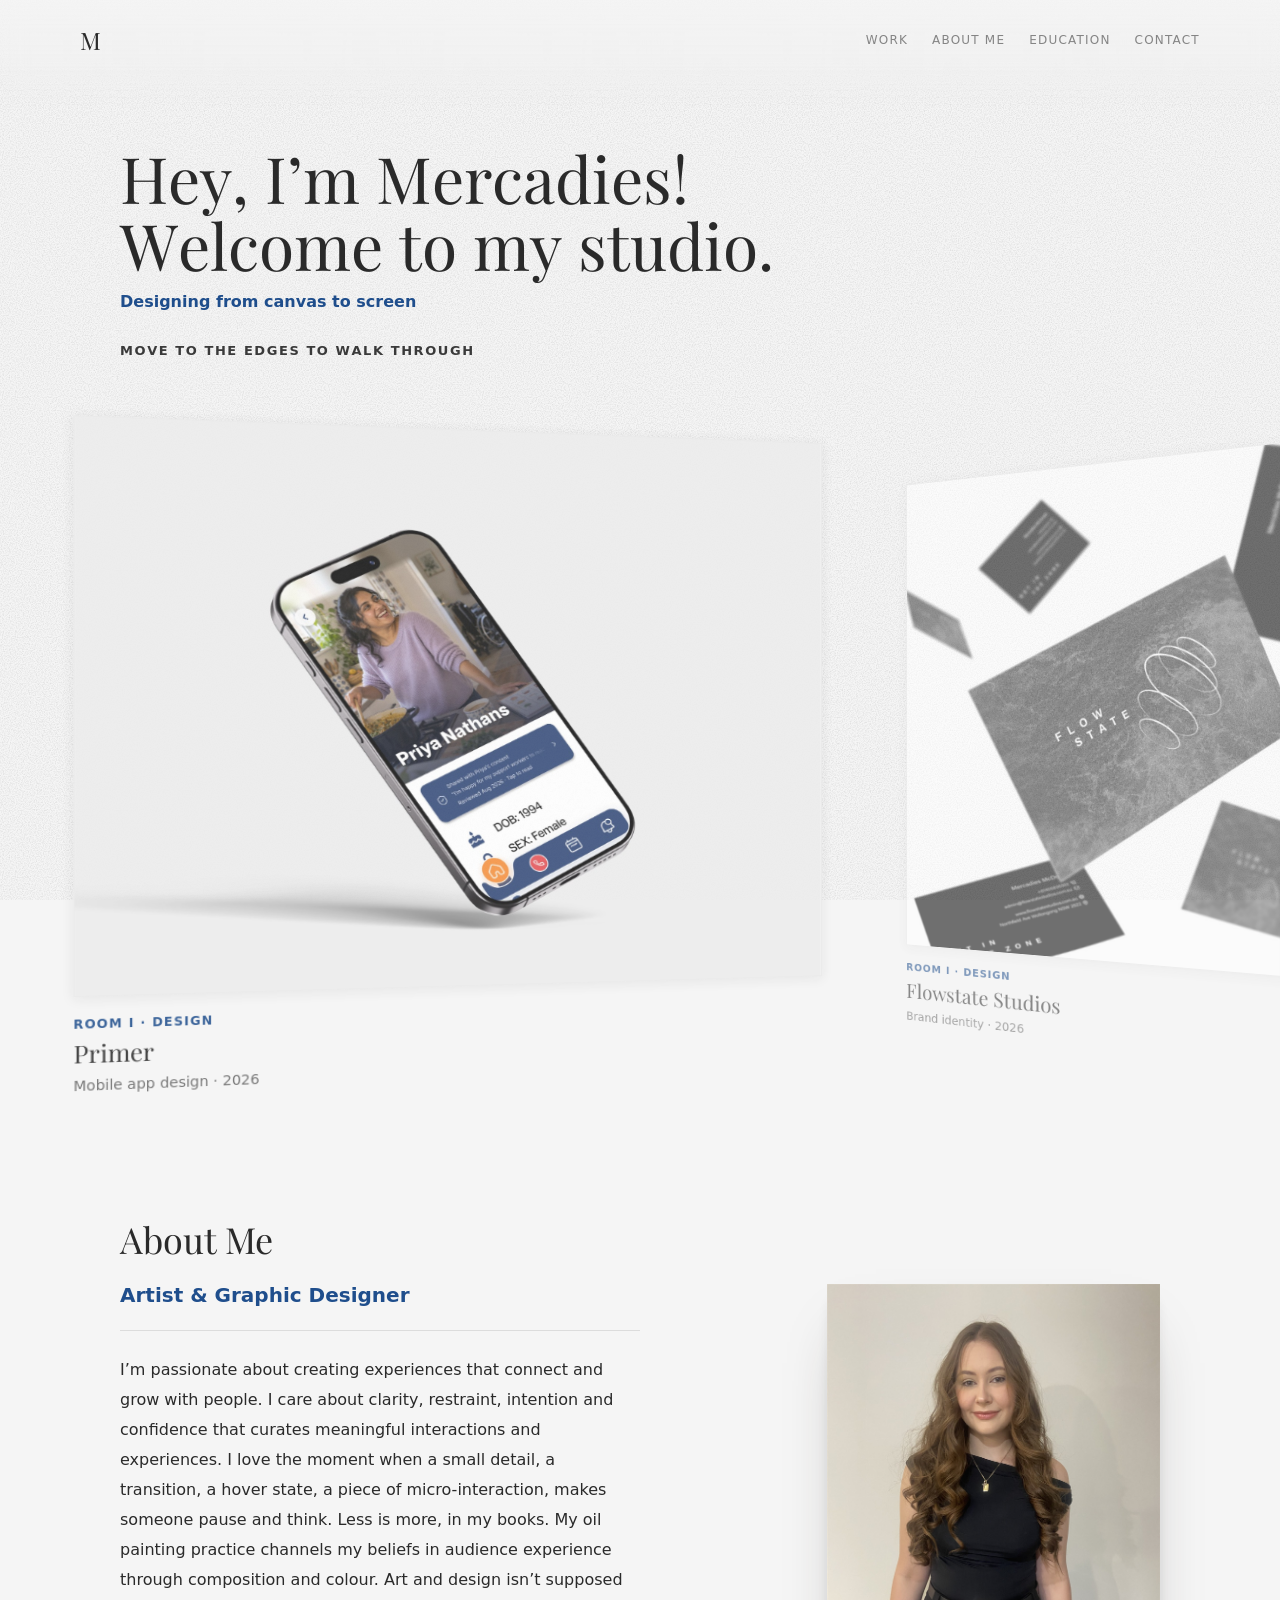
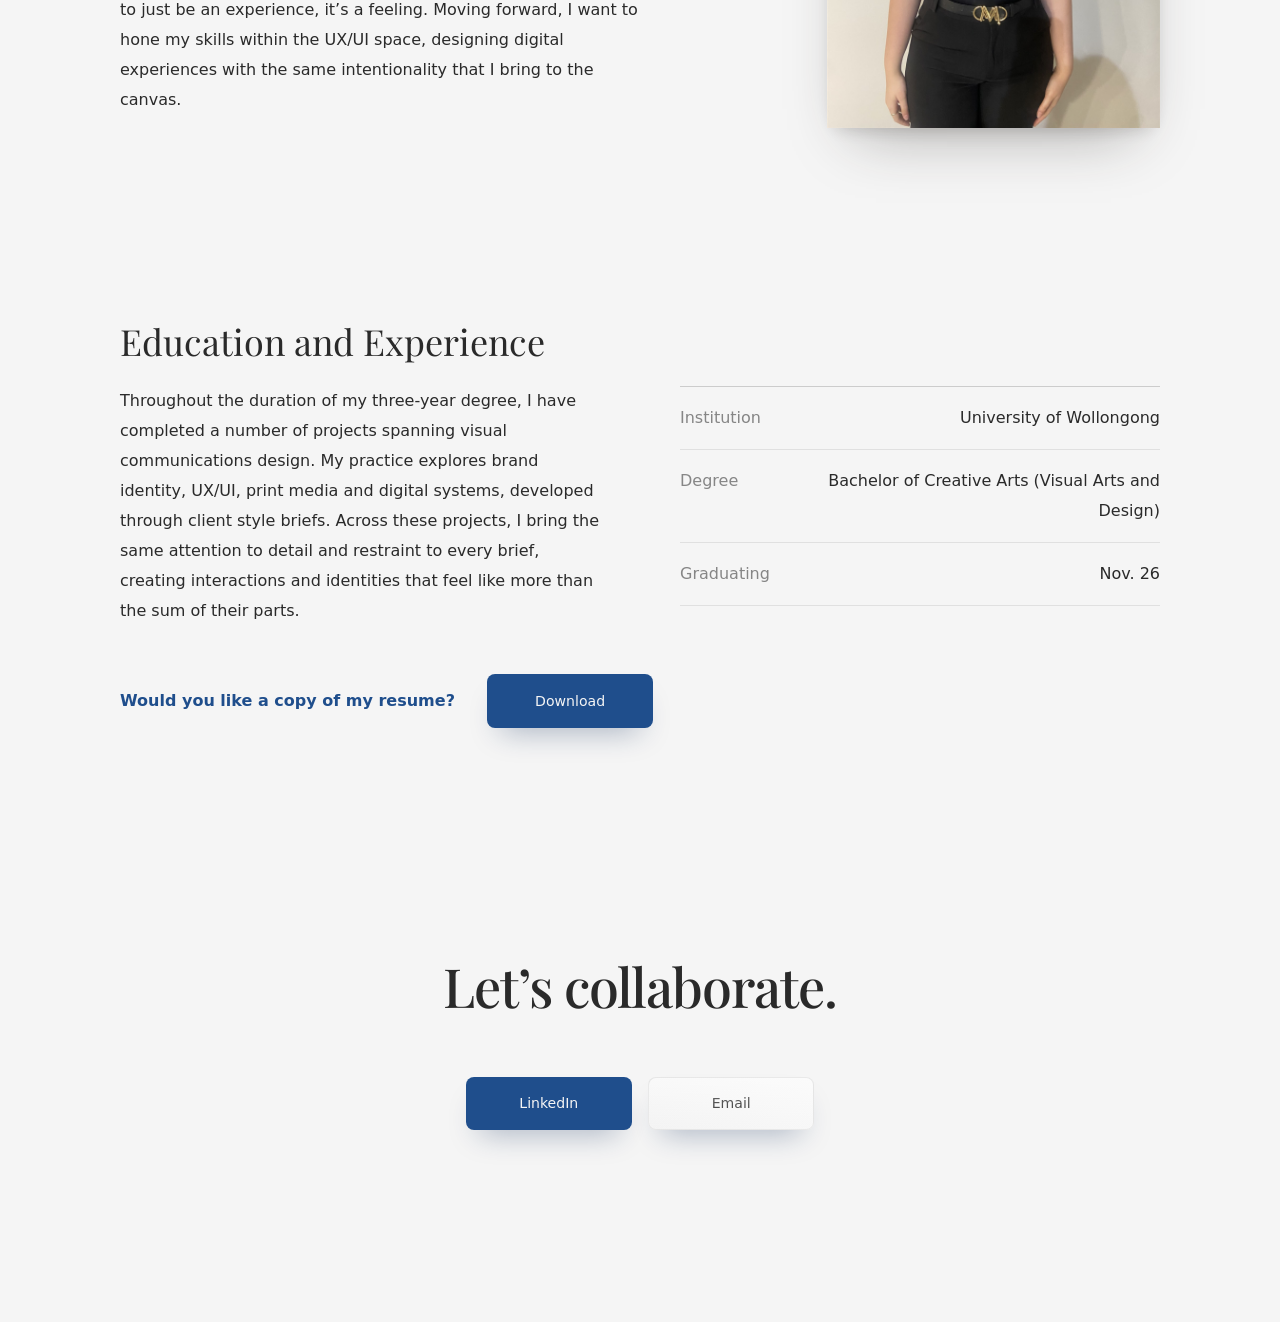
<file: index.html>
<!DOCTYPE html>
<html lang="en">
<head>
  <meta charset="UTF-8">
  <meta name="viewport" content="width=device-width, initial-scale=1">
  <title>Mercadies Portfolio</title>
  <meta name="description" content="Creative portfolio of Mercadies — artist and visual communications designer.">
  <link rel="stylesheet" href="styles.css">
  <script>document.documentElement.classList.add('js');</script>
  <style>
    .studio__nav {
      position: sticky; top: 0; z-index: 20; isolation: isolate;
      display: flex; align-items: center; justify-content: space-between; gap: var(--space-300);
      padding: var(--space-300) var(--gutter);
    }
    .studio__nav::before {
      content: ""; position: absolute; inset: 0 0 -28px 0; z-index: -1; pointer-events: none;
      background: linear-gradient(to bottom, rgba(245, 245, 245, 0.75), rgba(245, 245, 245, 0));
      backdrop-filter: blur(12px); -webkit-backdrop-filter: blur(12px);
      -webkit-mask-image: linear-gradient(to bottom, #000 55%, transparent);
      mask-image: linear-gradient(to bottom, #000 55%, transparent);
    }
    .studio__brand { font-family: var(--font-hero); font-size: 24px; color: var(--ink); }
    .studio__links { display: flex; flex-wrap: wrap; gap: var(--space-300); justify-content: flex-end; }
    .studio__links a {
      font-size: 12px; letter-spacing: 0.1em; text-transform: uppercase;
      color: rgba(42, 42, 42, 0.55); padding: 6px 0;
      border-bottom: 1px solid transparent;
      transition: color 0.4s ease-out, border-color 0.4s ease-out;
    }
    .studio__links a:hover, .studio__links a:focus-visible { color: var(--ink); border-bottom-color: var(--accent); outline: none; }

    .studio__intro {
      padding: var(--space-700) max(var(--gutter), calc((100% - 1040px) / 2)) var(--space-400);
      font-family: var(--font-hero); font-size: clamp(40px, 5vw, 64px); line-height: 1.05;
    }
    .studio__intro small {
      display: block; margin-top: var(--space-200);
      font-family: var(--font-display); font-size: 16px; font-weight: 600; color: var(--accent);
    }

    .walk {
      position: relative; display: flex; align-items: flex-end; gap: var(--space-700);
      overflow-x: auto; scroll-snap-type: x mandatory; scroll-behavior: smooth;
      padding: var(--space-300) var(--gutter) var(--space-400);
      scrollbar-width: none; overscroll-behavior-x: contain;
    }
    .walk::-webkit-scrollbar { display: none; }
    .walk:focus-visible { outline: 2px solid var(--accent); outline-offset: 4px; }

    .grain { z-index: 0; }
    .studio { position: relative; z-index: 1; }
    .piece { flex: 0 0 min(60vw, 760px); scroll-snap-align: center; margin: 0; }
    .piece__stage { height: clamp(520px, 66vh, 640px); display: flex; flex-direction: column; justify-content: flex-end; align-items: center; }
    .piece__stage--wall { justify-content: center; }
    .diptych { display: grid; grid-template-columns: 1fr 1fr; gap: var(--space-300); width: 100%; }
    .diptych .work { aspect-ratio: 3 / 2; }

    .work {
      position: relative; width: 100%; aspect-ratio: 4 / 3; overflow: hidden;
      background: var(--surface-light); border: 1px solid rgba(42, 42, 42, 0.08);
      box-shadow: var(--shadow-card);
      transition: transform 0.7s var(--ease-expo), box-shadow 0.7s ease-out;
    }
    .work img { position: absolute; inset: 0; width: 100%; height: 100%; object-fit: cover; }
    .work--type { display: flex; align-items: center; justify-content: center; background: var(--surface); }
    .work--type span { font-family: var(--font-hero); font-size: 96px; line-height: 1; }
    .work--empty {
      display: flex; align-items: center; justify-content: center;
      background: transparent; border: 1px dashed rgba(42, 42, 42, 0.25);
      font-size: 14px; letter-spacing: 0.08em; text-transform: uppercase; color: rgba(42, 42, 42, 0.45);
    }
    .work--framed { padding: var(--space-300); background: var(--surface-light); }
    .work--framed > * { position: relative; width: 100%; height: 100%; }

    .piece:hover .work { transform: translateY(-6px); box-shadow: 0 30px 60px -28px rgba(42, 42, 42, 0.35); }

    .plaque { margin-top: var(--space-200); font-size: 14px; line-height: 1.5; color: rgba(42, 42, 42, 0.7); }
    .plaque strong {
      display: block; font-family: var(--font-hero); font-weight: 400; font-size: 24px;
      color: var(--ink); margin-bottom: 4px;
    }
    .plaque em { font-style: normal; color: var(--accent); font-weight: 600; font-size: 12px; letter-spacing: 0.1em; text-transform: uppercase; }
    .card-head { display: grid; row-gap: var(--space-100); padding-bottom: var(--space-300); margin-bottom: var(--space-300); border-bottom: 1px solid rgba(42, 42, 42, 0.12); }
    .card-head__title { font-family: var(--font-display); font-weight: 600; font-size: 20px; line-height: 1.1; color: var(--accent); margin: 0; }
    .card-head__artist { font-style: italic; color: var(--ink); margin: 0; }
    .card-head__meta { font-size: 13px; color: rgba(42, 42, 42, 0.6); margin: 0; }
    .piece a { display: block; color: inherit; }
    .piece a:focus-visible { outline: 2px solid var(--accent); outline-offset: 6px; }


    .placard {
      max-width: 520px; padding: 0;
    }
    .about-row { display: grid; grid-template-columns: minmax(0, 1fr) clamp(300px, 26vw, 400px); gap: var(--space-700); align-items: start; }
    .about-photo { margin: 0; padding: 0; background: none; box-shadow: none; transition: transform 0.9s var(--ease-expo); }
    .about-photo img { display: block; width: 100%; height: auto; box-shadow: 0 30px 60px -28px rgba(40, 36, 30, 0.4), 0 8px 18px -10px rgba(40, 36, 30, 0.25); transition: transform 0.9s var(--ease-expo), box-shadow 0.9s ease-out; }
    @media (hover: hover) and (pointer: fine) and (prefers-reduced-motion: no-preference) {
      .about-photo:hover { transform: scale(1.04); }
      .about-photo:hover img { box-shadow: 0 44px 80px -30px rgba(40, 36, 30, 0.5), 0 12px 24px -10px rgba(40, 36, 30, 0.3); }
    }
    @media (max-width: 900px) { .about-row { grid-template-columns: minmax(0, 1fr); gap: var(--space-500); } .about-photo { max-width: 360px; margin: 0 auto; } }
    @media (min-width: 1800px) { .about-row { grid-template-columns: minmax(0, 1fr) 460px; } }
    .placard__eyebrow {
      font-size: 12px; letter-spacing: 0.12em; text-transform: uppercase;
      color: var(--accent); font-weight: 600; margin: 0 0 var(--space-300);
    }
    .catalogue { margin: 0; max-width: 600px; border-top: 1px solid rgba(42, 42, 42, 0.2); }
    .catalogue div {
      display: flex; justify-content: space-between; gap: var(--space-300);
      padding: var(--space-200) 0; border-bottom: 1px solid rgba(42, 42, 42, 0.1);
      font-size: var(--text-body); line-height: var(--lh-body);
    }
    .catalogue dt { color: rgba(42, 42, 42, 0.55); }
    .catalogue dd { margin: 0; text-align: right; }
    .gallery-hover .walk { scroll-snap-type: none; scroll-behavior: auto; perspective: 1400px; }
    .gallery-hover .piece { will-change: transform, opacity; }
    @keyframes studio-in { from { opacity: 0; } to { opacity: 1; } }
    body { animation: studio-in 1s ease-out both; }
    .js .studio__section {
      opacity: 0; transform: translateY(22px);
      transition: opacity 1.4s var(--ease-expo), transform 1.6s var(--ease-expo);
    }
    .js .studio__section.is-in { opacity: 1; transform: none; }
    .js img { opacity: 0; transform: scale(1.04); transition: opacity 1.4s ease-out, transform 2s var(--ease-expo); }
    .js img.is-loaded { opacity: 1; transform: none; }
    @keyframes intro-rise {
      from { opacity: 0; transform: translateY(20px); filter: blur(4px); }
      to { opacity: 1; transform: none; filter: none; }
    }
    @keyframes intro-fade { from { opacity: 0; } to { opacity: 1; } }
    :root { --t0: 0.3s; }
    @keyframes hang {
      0% { opacity: 0; transform: translateY(-36px) rotate(-3deg); }
      60% { opacity: 1; transform: translateY(4px) rotate(0.8deg); }
      100% { opacity: 1; transform: none; }
    }
    .intro-line { display: block; }
    .w { display: inline-block; white-space: nowrap; }
    .js .ch {
      display: inline-block; opacity: 0; filter: blur(8px); transform: translateY(0.4em);
      animation: ch-in 1.2s var(--ease-expo) both; animation-delay: var(--d, 0s);
    }
    @keyframes ch-in { to { opacity: 1; filter: blur(0); transform: none; } }
    .intro-line--hover { display: block; width: fit-content; transition: transform 0.7s var(--ease-expo), color 0.7s ease-out, letter-spacing 0.7s var(--ease-expo); }
    @media (hover: hover) and (pointer: fine) and (prefers-reduced-motion: no-preference) {
      .intro-line--hover:hover { transform: translateY(-3px); color: var(--accent); letter-spacing: 0.005em; }
    }
    .studio__brand { animation: intro-fade 1.2s ease-out both; }
    .studio__links a { animation: intro-fade 1.2s var(--ease-expo) both; }
    .studio__links a:nth-child(1) { animation-delay: calc(var(--t0) + 0.2s); }
    .studio__links a:nth-child(2) { animation-delay: calc(var(--t0) + 0.27s); }
    .studio__links a:nth-child(3) { animation-delay: calc(var(--t0) + 0.34s); }
    .studio__links a:nth-child(4) { animation-delay: calc(var(--t0) + 0.41s); }
    .studio__links a:nth-child(5) { animation-delay: calc(var(--t0) + 0.48s); }
    .piece__stage { transform-origin: 50% 0; animation: hang 1.6s cubic-bezier(0.2, 0.8, 0.2, 1) both; animation-delay: calc(var(--t0) + 0.2s + var(--n, 0) * 0.25s); }
    .piece .plaque { animation: intro-fade 1.2s var(--ease-expo) both; animation-delay: calc(var(--t0) + 0.6s + var(--n, 0) * 0.25s); }
    .walk-cue {
      font-size: 13px; font-weight: 600; letter-spacing: 0.12em; text-transform: uppercase; color: #3a3a3a;
      padding: 0 max(var(--gutter), calc((100% - 1040px) / 2)); margin: 0 0 var(--space-200);
      transition: opacity 0.6s ease-out;
    }
    .walk-cue.is-done { opacity: 0; }
    @media (max-width: 720px) { .walk-cue { display: none; } }
    .btn, .piece a { transition: transform 0.4s var(--ease-expo), box-shadow 0.4s ease-out, background-color 0.4s ease-out, color 0.4s ease-out; }
    .btn:active { transform: scale(0.97); }
    .piece a:active { transform: scale(0.985); }
    @media (prefers-reduced-motion: reduce) {
      .js .ch { animation: none !important; opacity: 1 !important; transform: none !important; filter: none !important; }
      body, .js .studio__section, .js img, .intro-line, .studio__brand, .studio__links a, .piece__stage, .piece .plaque, .walk-cue { animation: none !important; opacity: 1; transform: none; filter: none; transition: none; }
    }
    section[id] { scroll-margin-top: 96px; }
    .studio__section {
      padding: var(--space-900) max(var(--gutter), calc((100% - 1040px) / 2));
    }
    .studio__section h2 {
      font-family: var(--font-hero); font-weight: 400; font-size: var(--text-heading); line-height: var(--lh-heading);
      margin: 0 0 var(--space-300);
    }
    .studio__grid { display: grid; grid-template-columns: minmax(0, 1fr) minmax(0, 1fr); gap: var(--space-800); }
    .studio__tagline { font-size: 14px; letter-spacing: 0.08em; text-transform: uppercase; color: rgba(0, 0, 0, 0.6); margin-bottom: var(--space-200); }
    .studio__body { font-size: var(--text-body); line-height: var(--lh-body); max-width: 600px; }
    .studio__degree { font-weight: 700; font-size: var(--text-subheading); line-height: var(--lh-subheading); }
    .studio__degree span { display: block; }
    .studio__resume { max-width: 600px; align-self: start; display: flex; flex-direction: column; gap: var(--space-500); }
    #education { padding-bottom: var(--space-500); }
    #education .studio__grid { grid-template-columns: minmax(0, 1fr) minmax(0, 1fr); align-items: start; }
    #education .studio__resume { margin-top: var(--space-600); }
    .studio__resume-foot { margin-top: auto; display: flex; flex-direction: column; align-items: flex-start; gap: var(--space-300); }
    .studio__resume-foot .placard__eyebrow { margin: 0; font-family: var(--font-hero); font-weight: 400; font-size: 28px; line-height: 1.1; letter-spacing: 0; text-transform: none; color: var(--accent); }
    .studio__resume-row { display: flex; align-items: center; justify-content: flex-start; gap: var(--space-400); width: 100%; flex-wrap: wrap; }
    .studio__resume-row .studio__body { margin: 0; font-family: var(--font-display); font-weight: 600; font-size: 16px; color: var(--accent); }
    .contact-row { display: flex; gap: var(--space-300); flex-wrap: wrap; }
    #contact { padding-block: calc(var(--space-900) * 2); padding-inline: max(var(--gutter), calc((100% - 1040px) / 2)); text-align: center; }
    #contact .contact-row { justify-content: center; }
    #contact h2 { font-size: clamp(40px, 4.6vw, 54px); font-weight: 500; line-height: 0.98; letter-spacing: -0.02em; margin-bottom: var(--space-700); }
    .contact-row { gap: var(--space-200); }

    @media (max-width: 900px) {
      .studio__grid { grid-template-columns: minmax(0, 1fr); gap: var(--space-500); }
    }
    @media (max-width: 720px) {
      .studio__nav { flex-direction: column; align-items: flex-start; }
      .studio__links { justify-content: flex-start; gap: var(--space-200); }
      .walk { flex-direction: column; align-items: stretch; overflow: visible; scroll-snap-type: none; gap: var(--space-600); }
      .piece { flex: none; width: 100%; }
      .piece__stage { height: auto; min-height: 340px; }
    }
    @media (prefers-reduced-motion: reduce) {
      .walk { scroll-behavior: auto; }
      .work { transition: none !important; }
    }
  </style>
</head>
<body>
  <div class="grain" aria-hidden="true"></div>
  <div class="studio">
    <header class="studio__nav">
      <a class="studio__brand" href="#top" aria-label="Back to top of studio">M</a>
      <nav class="studio__links" aria-label="Studio">
        <a href="#gallery">Work</a>
        <a href="#about">About Me</a>
        <a href="#education">Education</a>
        <a href="#contact">Contact</a>
      </nav>
    </header>

    <main id="top">
      <section class="studio__intro" aria-label="Welcome">
        <span class="intro-line intro-line--hover">Hey, I’m Mercadies!</span>
        <span class="intro-line intro-line--hover">Welcome to my studio.</span>
        <small class="intro-line">Designing from canvas to screen</small>
      </section>

      <section id="gallery" aria-label="Gallery">
        <p class="walk-cue" aria-hidden="true">Move to the edges to walk through</p>
        <div class="walk" tabindex="0" aria-label="Design work and paintings">
          <figure class="piece piece--sculpture" data-kind="Design">
            <a href="projects/primer.html">
              <div class="piece__stage">
                <div class="work"><img src="assets/primer/iphone-mockup-2.jpg" width="2000" height="1499" alt="Primer participant profile for Priya Nathans on a phone, with photo, name and consent card" loading="lazy"></div>
              </div>
            </a>
            <figcaption class="plaque"><em>Room I · Design</em><strong>Primer</strong>Mobile app design · 2026</figcaption>
          </figure>
          <figure class="piece piece--sculpture" data-kind="Design">
            <a href="projects/flowstate-studios.html">
              <div class="piece__stage">
                <div class="work"><img src="assets/flowstate/mockup-business-cards-scatter.jpg" width="2000" height="1440" alt="Flowstate Studios business cards scattered across a surface" loading="lazy"></div>
                              </div>
            </a>
            <figcaption class="plaque"><em>Room I · Design</em><strong>Flowstate Studios</strong>Brand identity · 2026</figcaption>
          </figure>
          <figure class="piece piece--sculpture" data-kind="Design">
            <a href="projects/caddyshack-project.html">
              <div class="piece__stage">
                <div class="work"><img src="assets/caddyshack/flat-lay.jpg" width="2000" height="1333" alt="Caddyshack postcards laid out on a linen cloth beside a cup of coffee" loading="lazy"></div>
                              </div>
            </a>
            <figcaption class="plaque"><em>Room I · Design</em><strong>Caddyshack Project</strong>Sexual health campaign · 2026</figcaption>
          </figure>
          <figure class="piece" data-kind="Painting">
            <a href="paintings/between-the-tide.html">
              <div class="piece__stage piece__stage--wall">
                <div class="work"><img src="paintings/between-the-tide-wall.jpg" width="2000" height="1946" loading="lazy" alt="Between the Tide 2026, two oil on canvas seascapes side by side on a white wall"></div>
              </div>
            </a>
            <figcaption class="plaque"><em>Room II · Painting</em><strong>Between the Tide, 2026</strong>Oil on canvas · two panels · For sale</figcaption>
          </figure>
          <figure class="piece" data-kind="Painting">
            <a href="paintings/daisy.html">
              <div class="piece__stage piece__stage--wall">
                <div class="work"><img src="paintings/daisy-1.jpg" width="2200" height="1840" loading="lazy" alt="Daisy 2026, a series of four oil on canvas paintings; the first painting shows a suburban road and a red-trunked tree"></div>
              </div>
            </a>
            <figcaption class="plaque"><em>Room III · Painting</em><strong>Daisy, 2026</strong>Oil on canvas · series of four · For sale after exhibition</figcaption>
          </figure>
        </div>
      </section>

      <section class="studio__section" id="about" aria-labelledby="about-title">
        <h2 id="about-title">About Me</h2>
        <div class="about-row">
        <div class="placard">
          <div class="card-head">
            <p class="card-head__title">Artist &amp; Graphic Designer</p>
          </div>
          <p class="studio__body">I’m passionate about creating experiences that connect and grow with people. I care about clarity, restraint, intention and confidence that curates meaningful interactions and experiences. I love the moment when a small detail, a transition, a hover state, a piece of micro-interaction, makes someone pause and think. Less is more, in my books. My oil painting practice channels my beliefs in audience experience through composition and colour. Art and design isn’t supposed to just be an experience, it’s a feeling. Moving forward, I want to hone my skills within the UX/UI space, designing digital experiences with the same intentionality that I bring to the canvas.</p>
        </div>
        <figure class="about-photo" style="margin: 0;">
          <img src="assets/about-commbank.jpg" width="1400" height="1867" loading="lazy" alt="Mercadies McDonald, smiling, in a dark outfit against a plain light background">
        </figure>
        </div>
      </section>

      <section class="studio__section" id="education" aria-labelledby="education-title">
        <h2 id="education-title">Education and Experience</h2>
        <div class="studio__grid">
        <p class="studio__body">Throughout the duration of my three-year degree, I have completed a number of projects spanning visual communications design. My practice explores brand identity, UX/UI, print media and digital systems, developed through client style briefs. Across these projects, I bring the same attention to detail and restraint to every brief, creating interactions and identities that feel like more than the sum of their parts.</p>
        <dl class="catalogue">
          <div><dt>Institution</dt><dd>University of Wollongong</dd></div>
          <div><dt>Degree</dt><dd>Bachelor of Creative Arts (Visual Arts and Design)</dd></div>
          <div><dt>Graduating</dt><dd>Nov. 26</dd></div>
        </dl>
        </div>
        <div class="placard studio__resume">
          <div class="studio__resume-foot">
            <div class="studio__resume-row">
              <p class="studio__body">Would you like a copy of my resume?</p>
              <a class="btn btn--dark btn--sm" href="assets/Mercadies-Resume-2026.pdf" download="Mercadies-Resume-2026.pdf" aria-label="Download resume as PDF">Download</a>
            </div>
          </div>
        </div>
      </section>

      <section class="studio__section" id="contact" aria-labelledby="contact-title">
        <h2 id="contact-title">Let’s collaborate.</h2>
        <div class="contact-row">
          <a class="btn btn--dark btn--sm" href="https://www.linkedin.com/in/mercadies-mcdonald-653913278" target="_blank" rel="noopener" aria-label="LinkedIn (opens in new tab)">LinkedIn</a>
          <a class="btn btn--light btn--sm" href="mailto:mercadiesjewel@gmail.com">Email</a>
        </div>
      </section>
    </main>
  </div>

  <script>
    const reduce = matchMedia('(prefers-reduced-motion: reduce)').matches;
    [...document.querySelectorAll('.studio__intro .intro-line'), ...document.querySelectorAll('.walk-cue')].forEach((el, index) => {
      const line = el.classList.contains('walk-cue') ? 0 : index;
      const text = el.textContent.trim();
      const sr = document.createElement('span');
      sr.className = 'sr-only';
      sr.textContent = text;
      const letters = document.createElement('span');
      letters.setAttribute('aria-hidden', 'true');
      let i = 0;
      text.split(' ').forEach((word, w, words) => {
        const group = document.createElement('span');
        group.className = 'w';
        [...word].forEach((ch) => {
          const s = document.createElement('span');
          s.className = 'ch';
          s.textContent = ch;
          s.style.setProperty('--d', `${(0.3 + line * 0.3 + i * 0.035).toFixed(3)}s`);
          group.appendChild(s);
          i++;
        });
        letters.appendChild(group);
        if (w < words.length - 1) { letters.append(' '); i++; }
      });
      el.textContent = '';
      el.append(sr, letters);
    });
    const walk = document.querySelector('#gallery .walk');
    const pieces = [...walk.querySelectorAll('.piece')];
    const walkCue = document.querySelector('.walk-cue');
    walk.addEventListener('scroll', () => walkCue.classList.add('is-done'), { passive: true, once: true });

    const current = () => {
      const mid = walk.scrollLeft + walk.clientWidth / 2;
      let best = 0, dist = Infinity;
      pieces.forEach((p, i) => {
        const c = p.offsetLeft + p.offsetWidth / 2;
        if (Math.abs(c - mid) < dist) { dist = Math.abs(c - mid); best = i; }
      });
      return best;
    };
    const maxScroll = () => walk.scrollWidth - walk.clientWidth;
    const go = (i) => {
      const target = pieces[Math.max(0, Math.min(pieces.length - 1, i))];
      target.scrollIntoView({ behavior: reduce ? 'auto' : 'smooth', inline: 'center', block: 'nearest' });
    };
    walk.addEventListener('keydown', (e) => {
      if (e.key === 'ArrowRight') { e.preventDefault(); go(current() + 1); }
      if (e.key === 'ArrowLeft') { e.preventDefault(); go(current() - 1); }
    });
    const revealObserver = new IntersectionObserver((entries) => {
      entries.forEach((e) => {
        if (e.isIntersecting) { e.target.classList.add('is-in'); revealObserver.unobserve(e.target); }
      });
    }, { threshold: 0.12 });
    document.querySelectorAll('.studio__section').forEach((el) => revealObserver.observe(el));
    setTimeout(() => document.querySelectorAll('.studio__section').forEach((el) => el.classList.add('is-in')), 2500);
    pieces.forEach((p, i) => p.style.setProperty('--n', i));
    document.querySelectorAll('img').forEach((img) => {
      const done = () => img.classList.add('is-loaded');
      if (img.complete && img.naturalWidth) done();
      else img.addEventListener('load', done, { once: true });
    });
    const hoverPan =!reduce && matchMedia('(hover: hover) and (pointer: fine) and (min-width: 721px)').matches;
    if (hoverPan) {
      document.documentElement.classList.add('gallery-hover');
      let target = 0, current = 0, vel = 0, raf = null;
      const frame = () => {
        if (vel) {
          current = Math.max(0, Math.min(maxScroll(), current + vel));
          target = current;
        } else {
          current += (target - current) * 0.16;
          if (Math.abs(target - current) < 0.5) current = target;
        }
        walk.scrollLeft = current;
        const mid = current + walk.clientWidth / 2;
        pieces.forEach((p) => {
          const d = Math.max(-1.2, Math.min(1.2, (p.offsetLeft + p.offsetWidth / 2 - mid) / (walk.clientWidth * 0.5)));
          const near = 1 - Math.min(1, Math.abs(d));
          p.style.transform = `translateZ(${(-Math.min(1, Math.abs(d)) * 120).toFixed(1)}px) rotateY(${(-d * 34).toFixed(2)}deg)`;
          p.style.opacity = (0.55 + near * 0.45).toFixed(3);
        });
        raf = (vel || current !== target) ? requestAnimationFrame(frame) : null;
      };
      walk.addEventListener('pointermove', (e) => {
        const r = walk.getBoundingClientRect();
        const x = (e.clientX - r.left) / r.width;
        const speed = (d) => 6 + 8 * Math.min(1, d / 0.12);
        vel = x < 0.3 ? -speed(0.3 - x) : x > 0.7 ? speed(x - 0.7) : 0;
        if (vel && !raf) { current = target = walk.scrollLeft; raf = requestAnimationFrame(frame); }
      });
      walk.addEventListener('pointerleave', () => { vel = 0; });
      walk.addEventListener('scroll', () => {
        if (raf || Math.abs(walk.scrollLeft - current) < 1) return;
        target = current = walk.scrollLeft;
        raf = requestAnimationFrame(frame);
      }, { passive: true });
      frame();
    }
  </script>
</body>
</html>
</file>
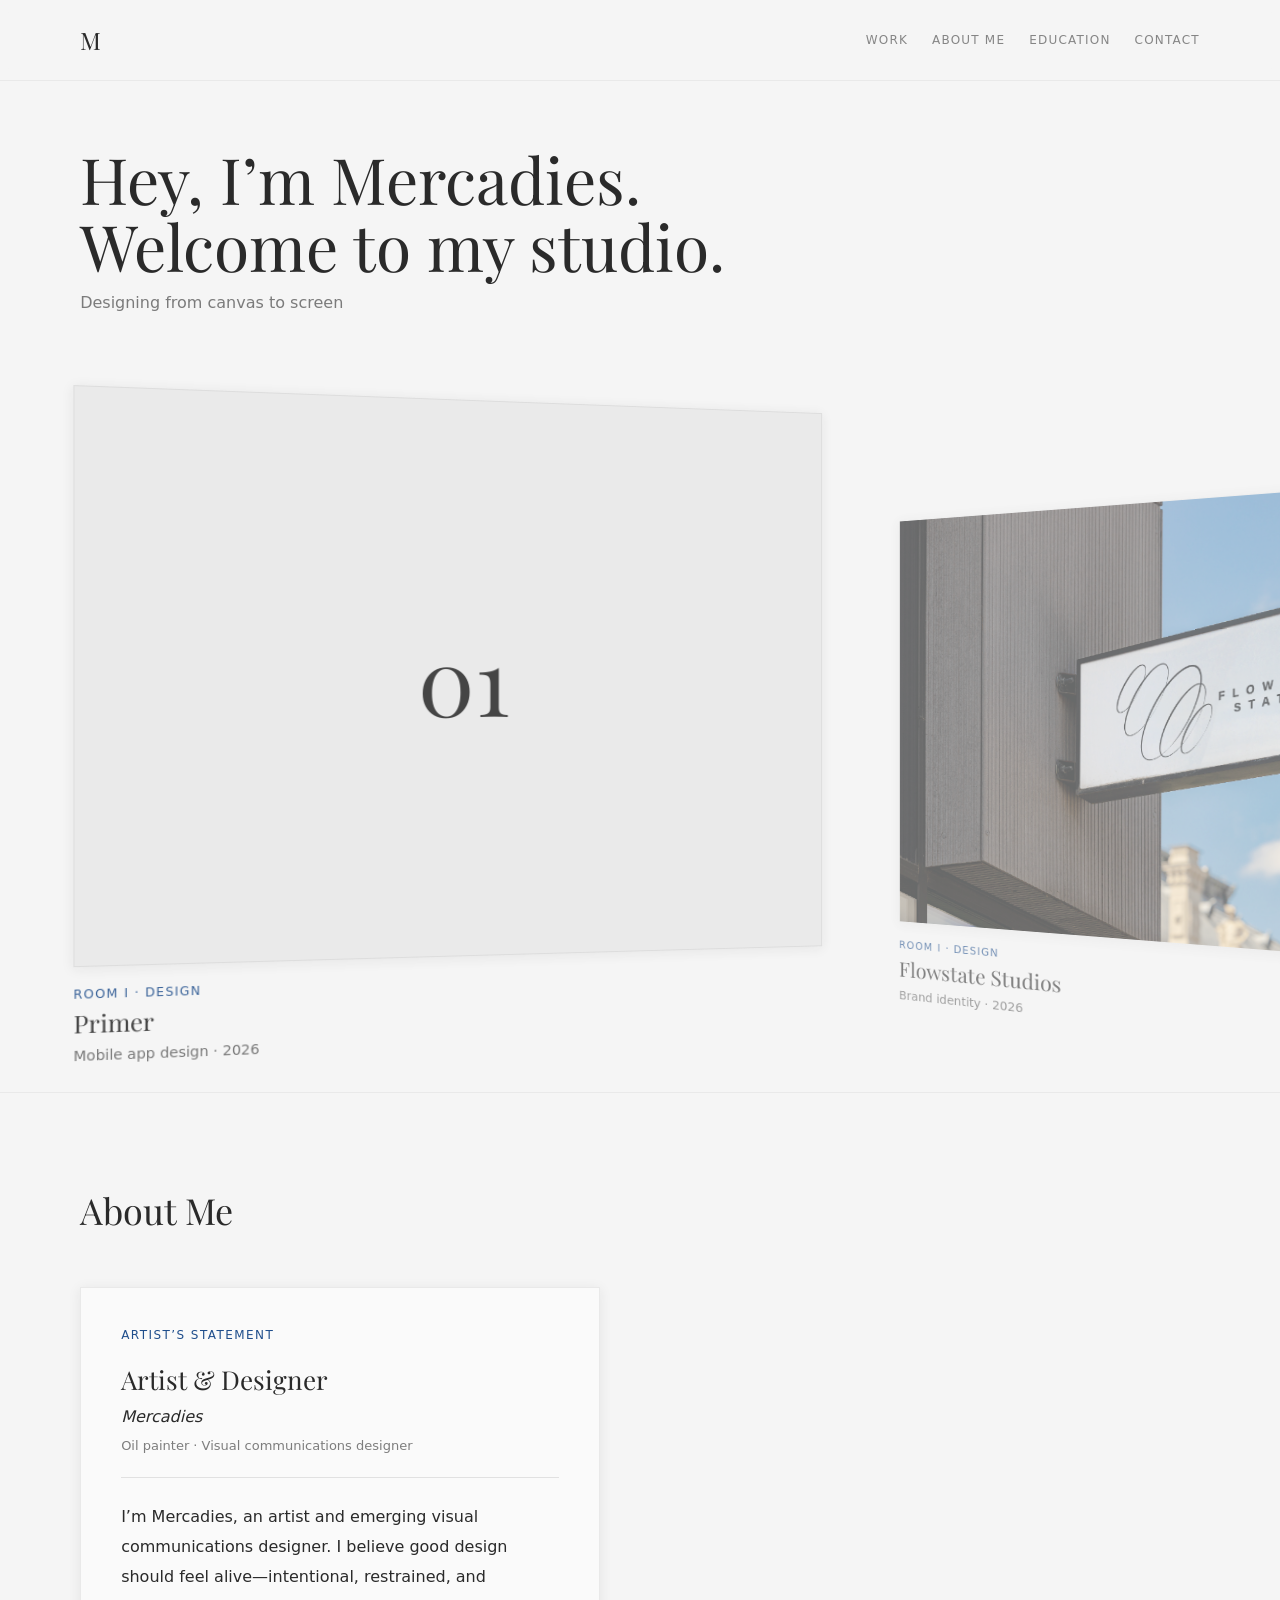
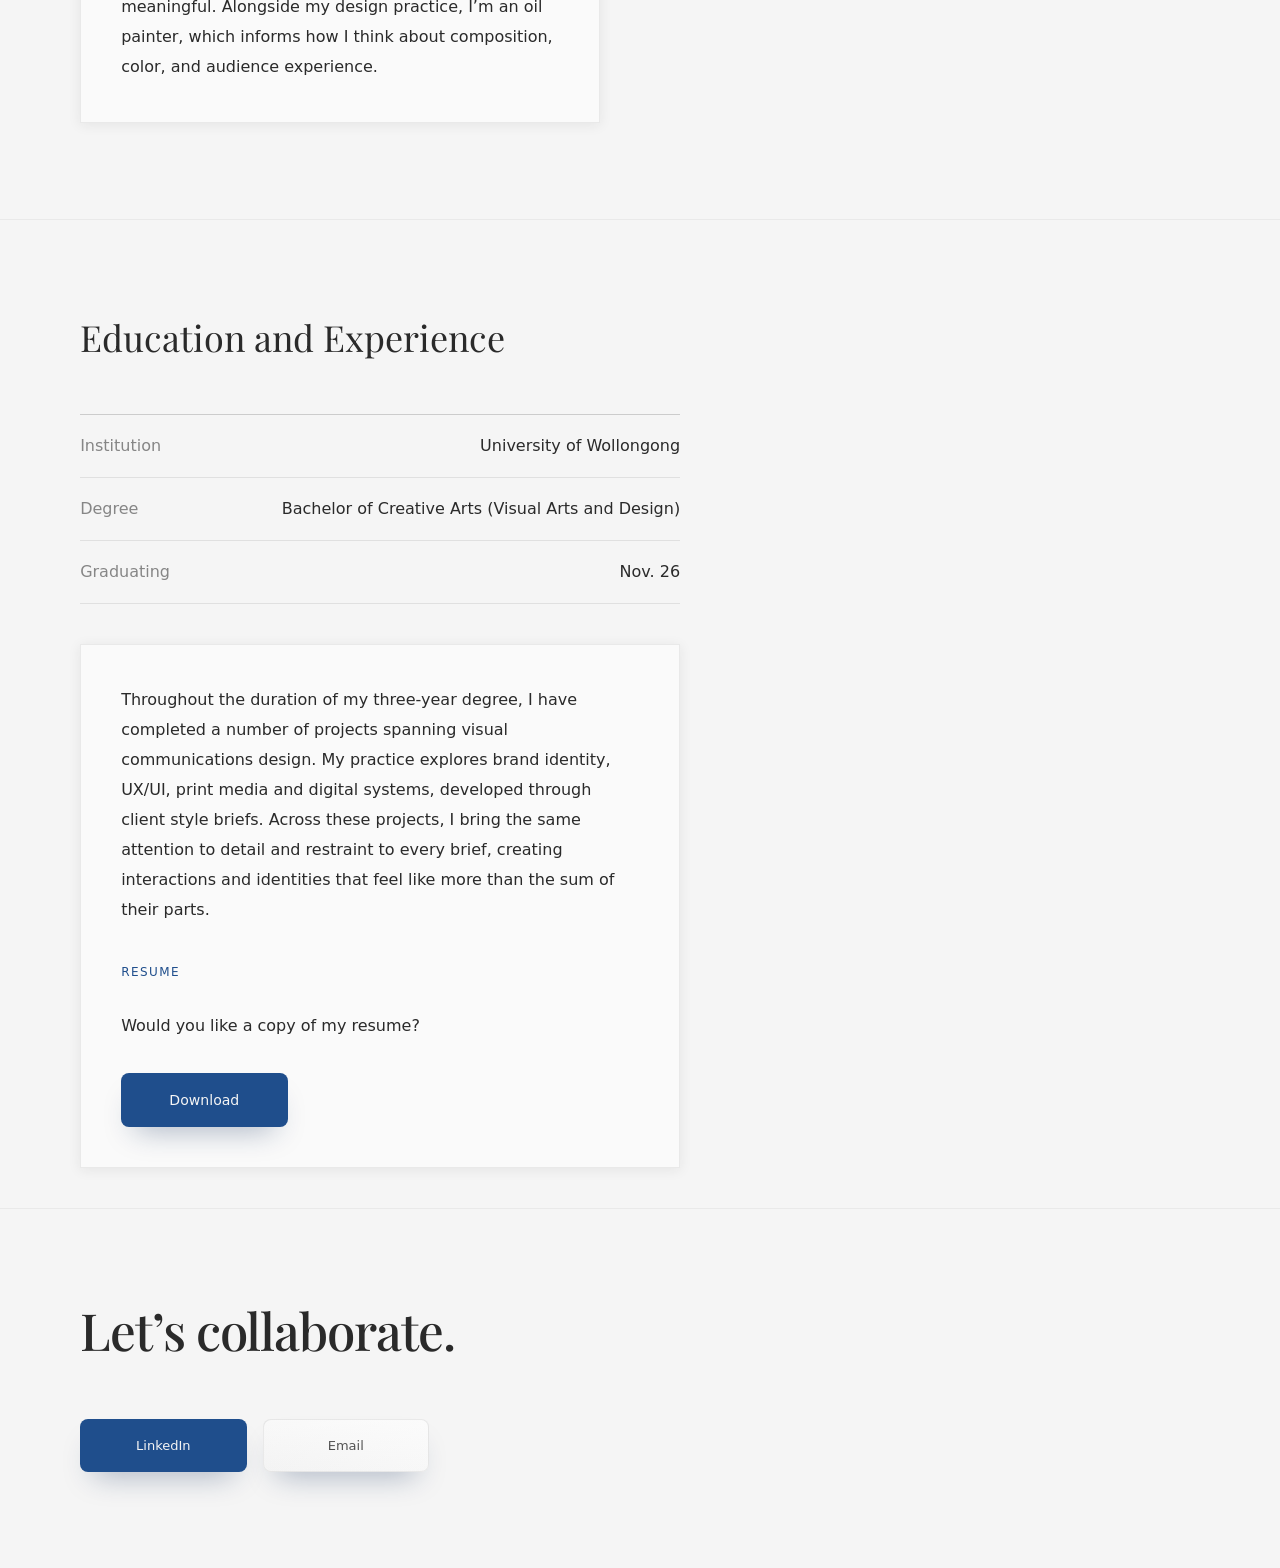
<file: studio-preview.html>
<!DOCTYPE html>
<html lang="en">
<head>
  <meta charset="UTF-8">
  <meta name="viewport" content="width=device-width, initial-scale=1">
  <title>Studio — Mercadies (prototype)</title>
  <meta name="robots" content="noindex">
  <link rel="stylesheet" href="styles.css">
  <script>document.documentElement.classList.add('js');</script>
  <style>
    .studio__nav {
      position: sticky; top: 0; z-index: 20;
      display: flex; align-items: center; justify-content: space-between; gap: var(--space-300);
      padding: var(--space-300) var(--gutter);
      background: rgba(245, 245, 245, 0.92);
      backdrop-filter: blur(10px); -webkit-backdrop-filter: blur(10px);
      border-bottom: 1px solid rgba(42, 42, 42, 0.06);
    }
    .studio__brand { font-family: var(--font-hero); font-size: 24px; color: var(--ink); }
    .studio__links { display: flex; flex-wrap: wrap; gap: var(--space-300); justify-content: flex-end; }
    .studio__links a {
      font-size: 12px; letter-spacing: 0.1em; text-transform: uppercase;
      color: rgba(42, 42, 42, 0.55); padding: 6px 0;
      border-bottom: 1px solid transparent;
      transition: color 0.4s ease-out, border-color 0.4s ease-out;
    }
    .studio__links a:hover, .studio__links a:focus-visible { color: var(--ink); border-bottom-color: var(--accent); outline: none; }

    .studio__intro {
      padding: var(--space-700) var(--gutter) var(--space-400);
      font-family: var(--font-hero); font-size: clamp(40px, 5vw, 64px); line-height: 1.05;
    }
    .studio__intro small {
      display: block; margin-top: var(--space-200);
      font-family: var(--font-display); font-size: 16px; color: rgba(42, 42, 42, 0.6);
    }

    .walk {
      position: relative; display: flex; align-items: flex-end; gap: var(--space-700);
      overflow-x: auto; scroll-snap-type: x mandatory; scroll-behavior: smooth;
      padding: var(--space-300) var(--gutter) var(--space-400);
      scrollbar-width: none; overscroll-behavior-x: contain;
    }
    .walk::-webkit-scrollbar { display: none; }
    .walk:focus-visible { outline: 2px solid var(--accent); outline-offset: 4px; }

    .piece { flex: 0 0 min(56vw, 640px); scroll-snap-align: center; margin: 0; }
    .piece__stage { height: clamp(520px, 66vh, 640px); display: flex; flex-direction: column; justify-content: flex-end; align-items: center; }
    .piece__stage--wall { justify-content: center; }

    .work {
      position: relative; width: 100%; aspect-ratio: 4 / 3; overflow: hidden;
      background: var(--surface-light); border: 1px solid rgba(42, 42, 42, 0.08);
      box-shadow: var(--shadow-card);
      transition: transform 0.7s var(--ease-expo), box-shadow 0.7s ease-out;
    }
    .work img { position: absolute; inset: 0; width: 100%; height: 100%; object-fit: cover; }
    .work--type { display: flex; align-items: center; justify-content: center; background: var(--surface); }
    .work--type span { font-family: var(--font-hero); font-size: 96px; line-height: 1; }
    .work--empty {
      display: flex; align-items: center; justify-content: center;
      background: transparent; border: 1px dashed rgba(42, 42, 42, 0.25);
      font-size: 14px; letter-spacing: 0.08em; text-transform: uppercase; color: rgba(42, 42, 42, 0.45);
    }
    .work--framed { padding: var(--space-300); background: var(--surface-light); }
    .work--framed > * { position: relative; width: 100%; height: 100%; }

    .piece:hover .work { transform: translateY(-6px); box-shadow: 0 30px 60px -28px rgba(42, 42, 42, 0.35); }

    .plaque { margin-top: var(--space-200); font-size: 14px; line-height: 1.5; color: rgba(42, 42, 42, 0.7); }
    .plaque strong {
      display: block; font-family: var(--font-hero); font-weight: 400; font-size: 24px;
      color: var(--ink); margin-bottom: 4px;
    }
    .plaque em { font-style: normal; color: var(--accent); font-size: 12px; letter-spacing: 0.1em; text-transform: uppercase; }
    .card-head { display: grid; row-gap: var(--space-100); padding-bottom: var(--space-300); margin-bottom: var(--space-300); border-bottom: 1px solid rgba(42, 42, 42, 0.12); }
    .card-head__title { font-family: var(--font-hero); font-size: 26px; line-height: 1.1; color: var(--ink); margin: 0; }
    .card-head__artist { font-style: italic; color: var(--ink); margin: 0; }
    .card-head__meta { font-size: 13px; color: rgba(42, 42, 42, 0.6); margin: 0; }
    .piece a { display: block; color: inherit; }
    .piece a:focus-visible { outline: 2px solid var(--accent); outline-offset: 6px; }


    .piece--lg { flex-basis: min(60vw, 760px); }
    .piece--sm { flex-basis: min(42vw, 440px); align-self: center; }
    .placard {
      max-width: 520px; padding: var(--space-500);
      background: var(--surface-light); border: 1px solid rgba(42, 42, 42, 0.08);
      box-shadow: var(--shadow-card);
    }
    .placard__eyebrow {
      font-size: 12px; letter-spacing: 0.12em; text-transform: uppercase;
      color: var(--accent); margin: 0 0 var(--space-300);
    }
    .catalogue { margin: 0; max-width: 600px; border-top: 1px solid rgba(42, 42, 42, 0.2); }
    .catalogue div {
      display: flex; justify-content: space-between; gap: var(--space-300);
      padding: var(--space-200) 0; border-bottom: 1px solid rgba(42, 42, 42, 0.1);
      font-size: var(--text-body); line-height: var(--lh-body);
    }
    .catalogue dt { color: rgba(42, 42, 42, 0.55); }
    .catalogue dd { margin: 0; text-align: right; }
    .gallery-hover .walk { scroll-snap-type: none; scroll-behavior: auto; perspective: 1400px; }
    .gallery-hover .piece { will-change: transform, opacity; }
    @keyframes studio-in { from { opacity: 0; } to { opacity: 1; } }
    body { animation: studio-in 1s ease-out both; }
    .js .studio__intro, .js .studio__section {
      opacity: 0; transform: translateY(18px);
      transition: opacity 1s ease-out, transform 1.1s var(--ease-expo);
    }
    .js .studio__intro.is-in, .js .studio__section.is-in { opacity: 1; transform: none; }
    .js img { opacity: 0; transition: opacity 1.1s ease-out; }
    .js img.is-loaded { opacity: 1; }
    .btn, .piece a { transition: transform 0.4s var(--ease-expo), box-shadow 0.4s ease-out, background-color 0.4s ease-out, color 0.4s ease-out; }
    .btn:active { transform: scale(0.97); }
    .piece a:active { transform: scale(0.985); }
    @media (prefers-reduced-motion: reduce) {
      body, .js .studio__intro, .js .studio__section, .js img { animation: none; opacity: 1; transform: none; transition: none; }
    }
    section[id] { scroll-margin-top: 96px; }
    .studio__section {
      padding: var(--space-900) var(--gutter);
      border-top: 1px solid rgba(42, 42, 42, 0.06);
    }
    .studio__section h2 {
      font-family: var(--font-hero); font-weight: 400; font-size: var(--text-heading); line-height: var(--lh-heading);
      margin: 0 0 var(--heading-gap);
    }
    .studio__grid { display: grid; grid-template-columns: minmax(0, 1fr) minmax(0, 1fr); gap: var(--space-800); }
    .studio__tagline { font-size: 14px; letter-spacing: 0.08em; text-transform: uppercase; color: rgba(0, 0, 0, 0.6); margin-bottom: var(--space-200); }
    .studio__body { font-size: var(--text-body); line-height: var(--lh-body); max-width: 600px; }
    .studio__degree { font-weight: 700; font-size: var(--text-subheading); line-height: var(--lh-subheading); }
    .studio__degree span { display: block; }
    .studio__resume { max-width: 600px; align-self: start; display: flex; flex-direction: column; gap: var(--space-500); }
    #education { padding-bottom: var(--space-500); }
    #education .studio__grid { grid-template-columns: minmax(0, 1fr); row-gap: var(--space-500); }
    .studio__resume-foot { margin-top: auto; display: flex; flex-direction: column; align-items: flex-start; gap: var(--space-400); }
    .studio__resume-foot .placard__eyebrow { margin: 0; }
    .contact-row { display: flex; gap: var(--space-300); flex-wrap: wrap; }
    #contact h2 { font-size: clamp(36px, 4vw, 52px); font-weight: 500; line-height: 0.98; letter-spacing: -0.02em; margin-bottom: var(--space-700); }
    .contact-row { gap: var(--space-200); }
    .contact-row .btn--sm { padding: 12px 26px; font-size: 13px; font-weight: 500; min-width: 136px; }

    @media (max-width: 900px) {
      .studio__grid { grid-template-columns: minmax(0, 1fr); gap: var(--space-500); }
    }
    @media (max-width: 720px) {
      .studio__nav { flex-direction: column; align-items: flex-start; }
      .studio__links { justify-content: flex-start; gap: var(--space-200); }
      .walk { flex-direction: column; align-items: stretch; overflow: visible; scroll-snap-type: none; gap: var(--space-600); }
      .piece { flex: none; width: 100%; }
      .piece__stage { height: auto; min-height: 340px; }
    }
    @media (prefers-reduced-motion: reduce) {
      .walk { scroll-behavior: auto; }
      .work { transition: none !important; }
    }
  </style>
</head>
<body>
  <div class="studio">
    <header class="studio__nav">
      <a class="studio__brand" href="#top" aria-label="Back to top of studio">M</a>
      <nav class="studio__links" aria-label="Studio">
        <a href="#gallery">Work</a>
        <a href="#about">About Me</a>
        <a href="#education">Education</a>
        <a href="#contact">Contact</a>
      </nav>
    </header>

    <main id="top">
      <section class="studio__intro" aria-label="Welcome">
        Hey, I’m Mercadies.
        <br>Welcome to my studio.
        <small>Designing from canvas to screen</small>
      </section>

      <section id="gallery" aria-label="Gallery">
        <div class="walk" tabindex="0" aria-label="Design work and paintings">
          <figure class="piece piece--sculpture piece--lg" data-kind="Design">
            <a href="projects/primer.html">
              <div class="piece__stage">
                <div class="work work--type" aria-hidden="true"><span>01</span></div>
                              </div>
            </a>
            <figcaption class="plaque"><em>Room I · Design</em><strong>Primer</strong>Mobile app design · 2026</figcaption>
          </figure>
          <figure class="piece piece--sculpture" data-kind="Design">
            <a href="projects/flowstate-studios.html">
              <div class="piece__stage">
                <div class="work"><img src="assets/project-signage.png" alt="Flowstate Studios brand identity shown on an outdoor hanging sign" loading="lazy"></div>
                              </div>
            </a>
            <figcaption class="plaque"><em>Room I · Design</em><strong>Flowstate Studios</strong>Brand identity · 2026</figcaption>
          </figure>
          <figure class="piece piece--sculpture piece--sm" data-kind="Design">
            <a href="projects/caddyshack-project.html">
              <div class="piece__stage">
                <div class="work"><img src="assets/project-social.png" alt="Caddyshack Project sexual health campaign shown as social media posts on a phone" loading="lazy"></div>
                              </div>
            </a>
            <figcaption class="plaque"><em>Room I · Design</em><strong>Caddyshack Project</strong>Sexual health campaign · 2026</figcaption>
          </figure>
          <figure class="piece" data-kind="Painting">
            <div class="piece__stage piece__stage--wall">
              <div class="work work--empty">Painting 01</div>
            </div>
            <figcaption class="plaque"><em>Room II · Painting</em><strong>Untitled Study</strong>Oil on canvas · to come</figcaption>
          </figure>
          <figure class="piece" data-kind="Painting">
            <div class="piece__stage piece__stage--wall">
              <div class="work work--empty">Painting 02</div>
            </div>
            <figcaption class="plaque"><em>Room II · Painting</em><strong>Untitled Study</strong>Oil on canvas · to come</figcaption>
          </figure>
          <figure class="piece" data-kind="Painting">
            <div class="piece__stage piece__stage--wall">
              <div class="work work--empty">Painting 03</div>
            </div>
            <figcaption class="plaque"><em>Room II · Painting</em><strong>Untitled Study</strong>Oil on canvas · to come</figcaption>
          </figure>
        </div>
      </section>

      <section class="studio__section" id="about" aria-labelledby="about-title">
        <h2 id="about-title">About Me</h2>
        <div class="placard">
          <p class="placard__eyebrow">Artist’s statement</p>
          <div class="card-head">
            <p class="card-head__title">Artist &amp; Designer</p>
            <p class="card-head__artist">Mercadies</p>
            <p class="card-head__meta">Oil painter · Visual communications designer</p>
          </div>
          <p class="studio__body">I’m Mercadies, an artist and emerging visual communications designer. I believe good design should feel alive—intentional, restrained, and meaningful. Alongside my design practice, I’m an oil painter, which informs how I think about composition, color, and audience experience.</p>
        </div>
      </section>

      <section class="studio__section" id="education" aria-labelledby="education-title">
        <h2 id="education-title">Education and Experience</h2>
        <div class="studio__grid">
        <div>
        <dl class="catalogue">
          <div><dt>Institution</dt><dd>University of Wollongong</dd></div>
          <div><dt>Degree</dt><dd>Bachelor of Creative Arts (Visual Arts and Design)</dd></div>
          <div><dt>Graduating</dt><dd>Nov. 26</dd></div>
        </dl>
        </div>
        <div class="placard studio__resume">
          <p class="studio__body">Throughout the duration of my three-year degree, I have completed a number of projects spanning visual communications design. My practice explores brand identity, UX/UI, print media and digital systems, developed through client style briefs. Across these projects, I bring the same attention to detail and restraint to every brief, creating interactions and identities that feel like more than the sum of their parts.</p>
          <div class="studio__resume-foot">
            <p class="placard__eyebrow">Resume</p>
            <p class="studio__body">Would you like a copy of my resume?</p>
            <a class="btn btn--dark btn--sm" href="assets/Mercadies-Resume-2026.pdf" download="Mercadies-Resume-2026.pdf" aria-label="Download resume as PDF">Download</a>
          </div>
        </div>
        </div>
      </section>

      <section class="studio__section" id="contact" aria-labelledby="contact-title">
        <h2 id="contact-title">Let’s collaborate.</h2>
        <div class="contact-row">
          <a class="btn btn--dark btn--sm" href="https://www.linkedin.com/in/mercadies-mcdonald-653913278" target="_blank" rel="noopener" aria-label="LinkedIn (opens in new tab)">LinkedIn</a>
          <a class="btn btn--light btn--sm" href="mailto:mercadiesjewel@gmail.com">Email</a>
        </div>
      </section>
    </main>
  </div>

  <script>
    const reduce = matchMedia('(prefers-reduced-motion: reduce)').matches;
    const walk = document.querySelector('#gallery .walk');
    const pieces = [...walk.querySelectorAll('.piece')];

    const current = () => {
      const mid = walk.scrollLeft + walk.clientWidth / 2;
      let best = 0, dist = Infinity;
      pieces.forEach((p, i) => {
        const c = p.offsetLeft + p.offsetWidth / 2;
        if (Math.abs(c - mid) < dist) { dist = Math.abs(c - mid); best = i; }
      });
      return best;
    };
    const maxScroll = () => walk.scrollWidth - walk.clientWidth;
    const go = (i) => {
      const target = pieces[Math.max(0, Math.min(pieces.length - 1, i))];
      target.scrollIntoView({ behavior: reduce ? 'auto' : 'smooth', inline: 'center', block: 'nearest' });
    };
    walk.addEventListener('keydown', (e) => {
      if (e.key === 'ArrowRight') { e.preventDefault(); go(current() + 1); }
      if (e.key === 'ArrowLeft') { e.preventDefault(); go(current() - 1); }
    });
    const revealObserver = new IntersectionObserver((entries) => {
      entries.forEach((e) => {
        if (e.isIntersecting) { e.target.classList.add('is-in'); revealObserver.unobserve(e.target); }
      });
    }, { threshold: 0.12 });
    document.querySelectorAll('.studio__intro, .studio__section').forEach((el) => revealObserver.observe(el));
    setTimeout(() => document.querySelectorAll('.studio__intro, .studio__section').forEach((el) => el.classList.add('is-in')), 2500);
    document.querySelectorAll('img').forEach((img) => {
      const done = () => img.classList.add('is-loaded');
      if (img.complete && img.naturalWidth) done();
      else img.addEventListener('load', done, { once: true });
    });
    const hoverPan =!reduce && matchMedia('(hover: hover) and (pointer: fine) and (min-width: 721px)').matches;
    if (hoverPan) {
      document.documentElement.classList.add('gallery-hover');
      let target = 0, current = 0, vel = 0, raf = null;
      const frame = () => {
        if (vel) target = Math.max(0, Math.min(maxScroll(), target + vel));
        current += (target - current) * 0.1;
        if (Math.abs(target - current) < 0.5) current = target;
        walk.scrollLeft = current;
        const mid = current + walk.clientWidth / 2;
        pieces.forEach((p) => {
          const d = Math.max(-1.2, Math.min(1.2, (p.offsetLeft + p.offsetWidth / 2 - mid) / (walk.clientWidth * 0.5)));
          const near = 1 - Math.min(1, Math.abs(d));
          p.style.transform = `translateZ(${(-Math.min(1, Math.abs(d)) * 120).toFixed(1)}px) rotateY(${(-d * 34).toFixed(2)}deg)`;
          p.style.opacity = (0.55 + near * 0.45).toFixed(3);
        });
        raf = (vel || current !== target) ? requestAnimationFrame(frame) : null;
      };
      walk.addEventListener('pointermove', (e) => {
        const r = walk.getBoundingClientRect();
        const x = (e.clientX - r.left) / r.width;
        vel = x < 0.35 ? -Math.min(1, (0.35 - x) / 0.2) * 9 : x > 0.65 ? Math.min(1, (x - 0.65) / 0.2) * 9 : 0;
        if (vel && !raf) { current = target = walk.scrollLeft; raf = requestAnimationFrame(frame); }
      });
      walk.addEventListener('pointerleave', () => { vel = 0; });
      walk.addEventListener('scroll', () => {
        if (raf || Math.abs(walk.scrollLeft - current) < 1) return;
        target = current = walk.scrollLeft;
        raf = requestAnimationFrame(frame);
      }, { passive: true });
      frame();
    }
  </script>
</body>
</html>
</file>
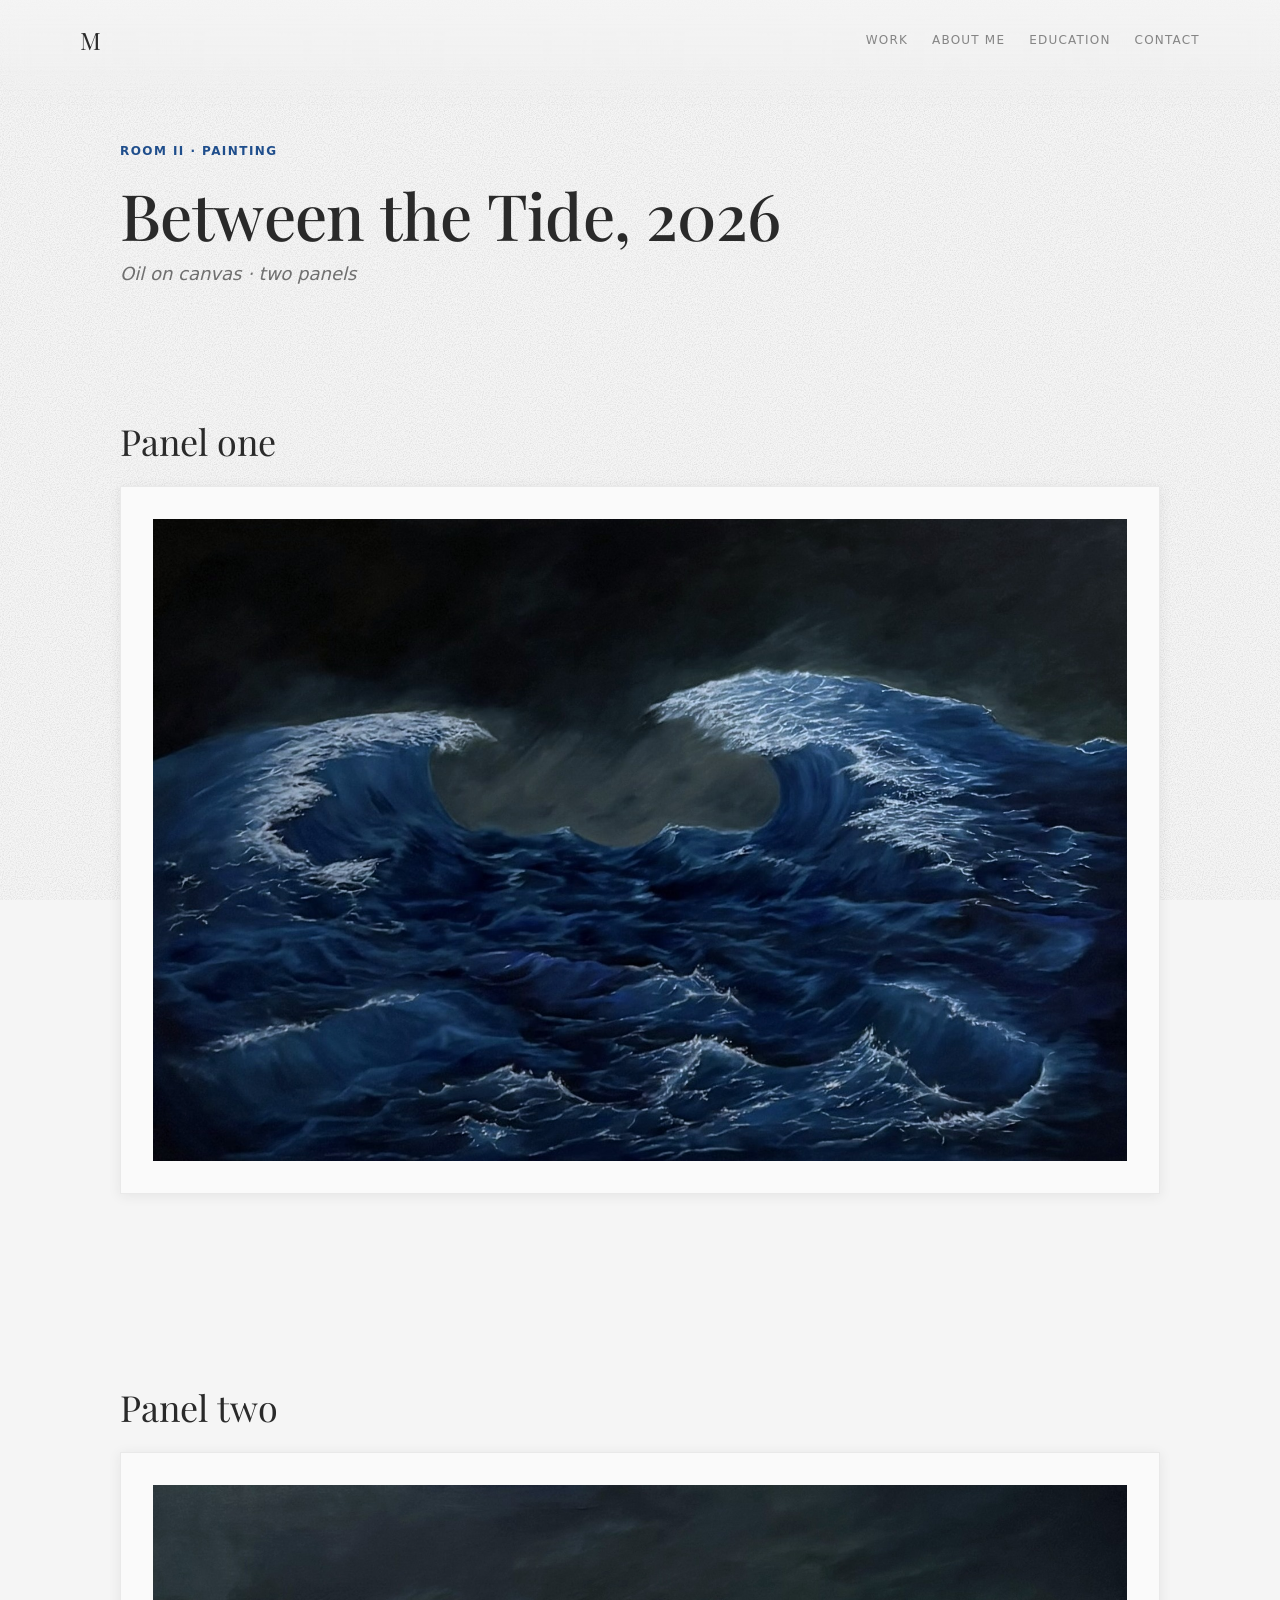
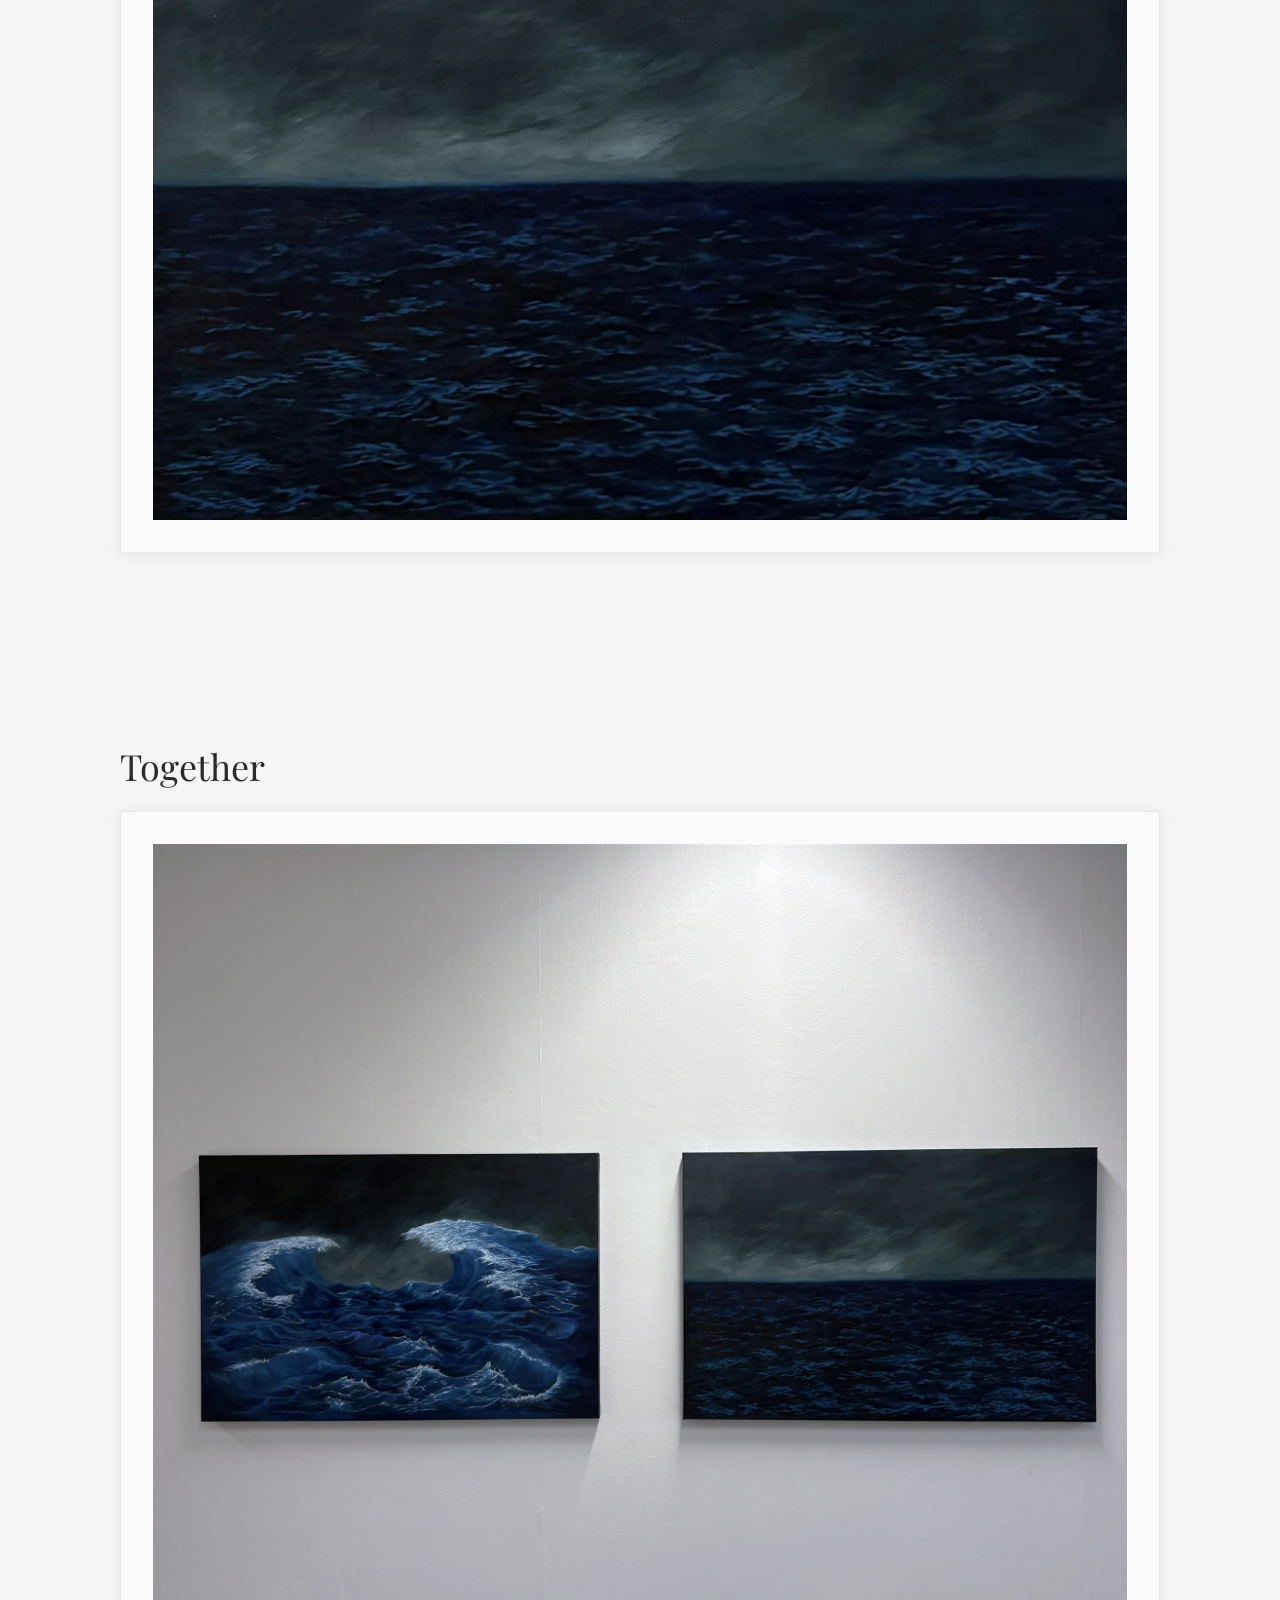
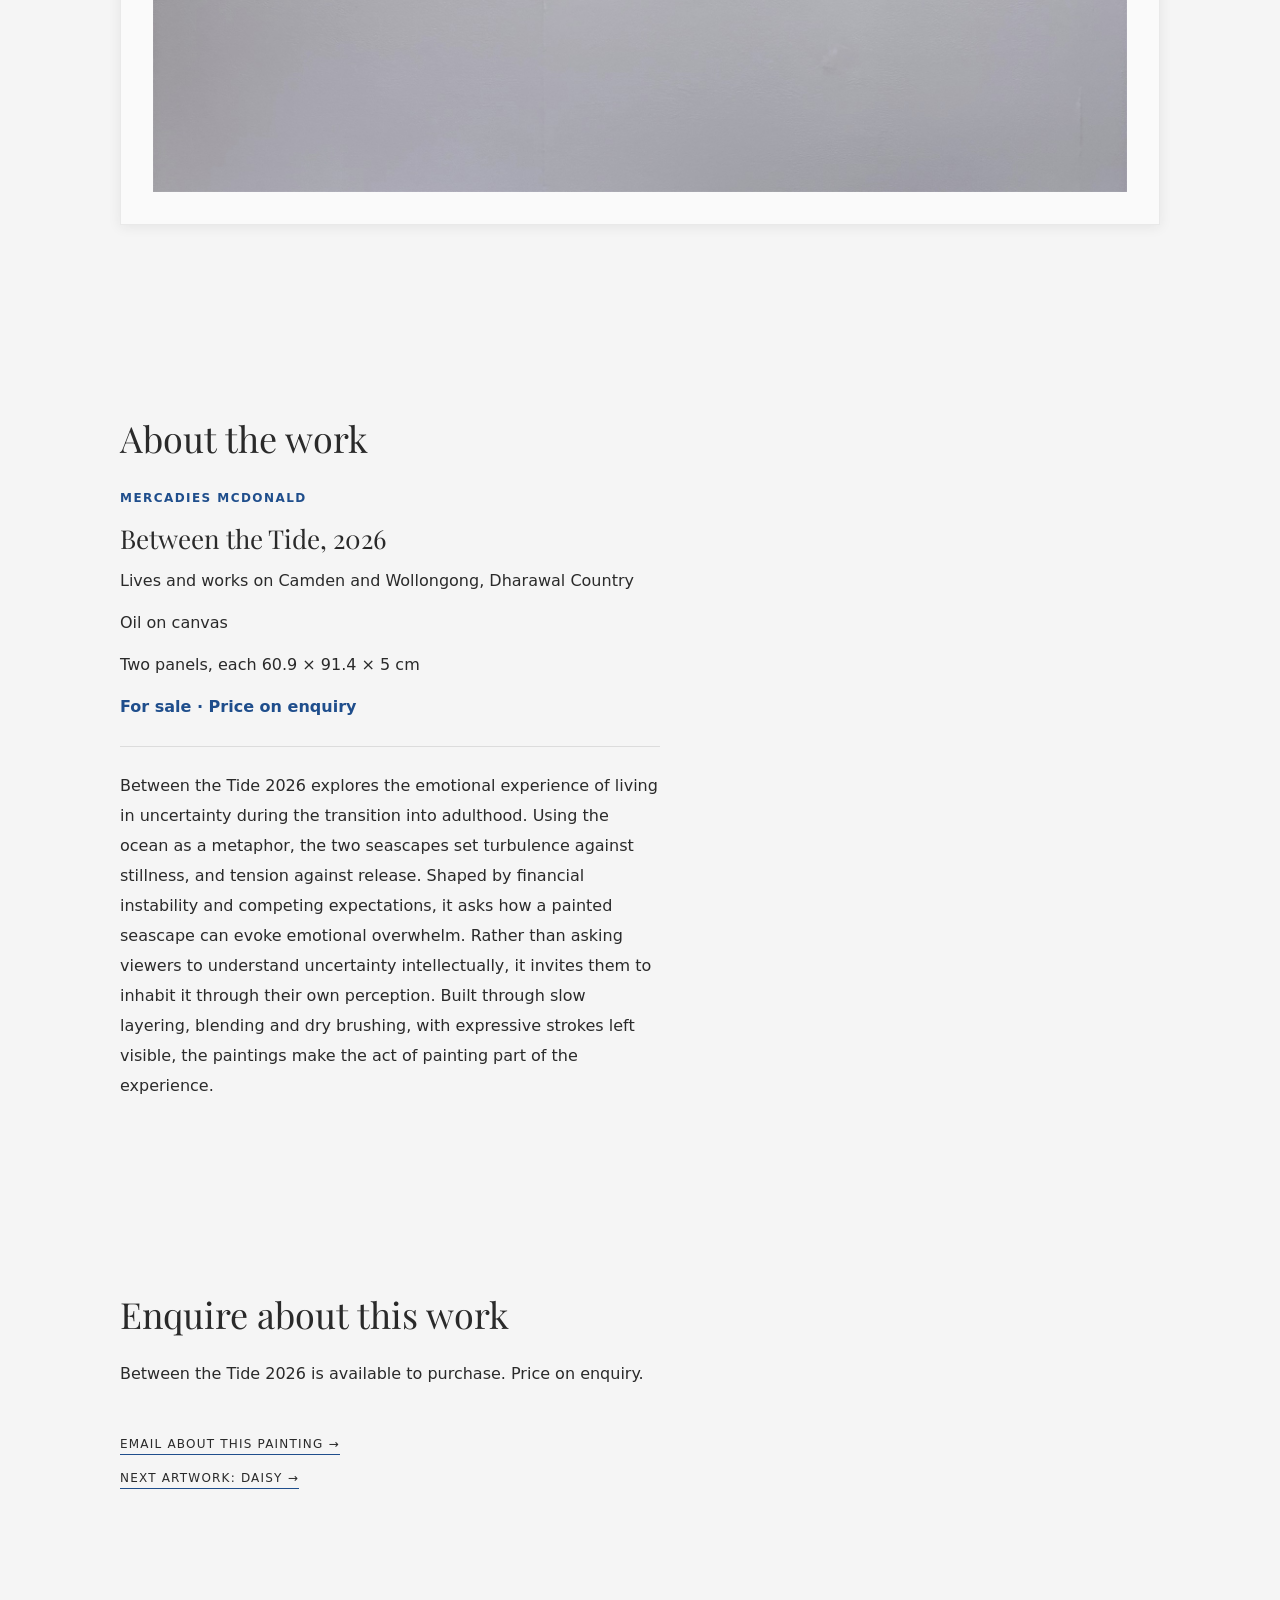
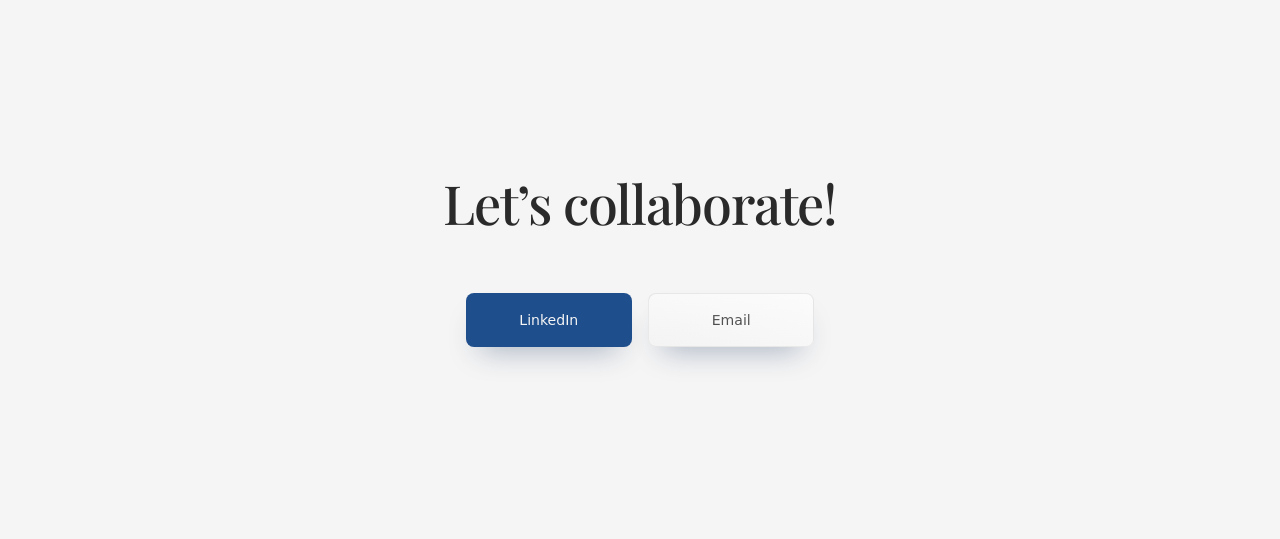
<file: paintings/between-the-tide.html>
<!DOCTYPE html>
<html lang="en">
<head>
  <meta charset="UTF-8">
  <meta name="viewport" content="width=device-width, initial-scale=1">
  <title>Between the Tide, 2026 — Mercadies Portfolio</title>
  <meta name="description" content="Between the Tide, 2026: two oil on canvas seascapes exploring uncertainty and the transition into adulthood.">
  <link rel="icon" href="data:image/svg+xml,%3Csvg xmlns='http://www.w3.org/2000/svg' viewBox='0 0 64 64'%3E%3Crect width='64' height='64' rx='14' fill='%23000'/%3E%3Ctext x='32' y='46' text-anchor='middle' font-family='Inter,Arial,sans-serif' font-weight='900' font-size='40' fill='%23f6f6f6'%3EM%3C/text%3E%3C/svg%3E">
  <link rel="stylesheet" href="../styles.css">
  <link rel="stylesheet" href="../projects/gallery.css">
  <script src="../projects/title.js" defer></script>
  <script>document.documentElement.classList.add('js');</script>
</head>
<body>
  <div class="grain" aria-hidden="true"></div>
  <a href="#main" class="skip-link">Skip to main content</a>

  <header class="p-nav">
    <a class="p-nav__brand" href="../index.html" aria-label="Back to the studio">M</a>
    <nav class="p-nav__links" aria-label="Studio">
      <a href="../index.html#gallery">Work</a>
      <a href="../index.html#about">About Me</a>
      <a href="../index.html#education">Education</a>
      <a href="../index.html#contact">Contact</a>
    </nav>
  </header>

  <main id="main">
    <section class="p-intro" aria-label="Painting title">
      <p class="p-eyebrow">Room II · Painting</p>
      <h1 class="p-title">Between the Tide, 2026</h1>
      <p class="p-tagline">Oil on canvas · two panels</p>
    </section>

    <section class="p-section" aria-labelledby="panel-one">
      <h2 id="panel-one">Panel one</h2>
      <figure class="p-frame" style="margin: 0;">
        <img src="between-the-tide-wave.jpg" width="1700" height="1120" loading="lazy" alt="Between the Tide 2026, left panel: a dark blue seascape with two breaking waves and white foam">
      </figure>
    </section>

    <section class="p-section" aria-labelledby="panel-two">
      <h2 id="panel-two">Panel two</h2>
      <figure class="p-frame" style="margin: 0;">
        <img src="between-the-tide-sea.jpg" width="1740" height="1135" loading="lazy" alt="Between the Tide 2026, right panel: a dark stormy sky above a horizon and a rippling blue sea">
      </figure>
    </section>

    <section class="p-section" aria-labelledby="together">
      <h2 id="together">Together</h2>
      <figure class="p-frame" style="margin: 0;">
        <img src="between-the-tide-wall.jpg" width="2000" height="1946" loading="lazy" alt="Between the Tide 2026 hung on a white gallery wall, both panels side by side">
      </figure>
    </section>

    <section class="p-section" aria-labelledby="didactic">
      <h2 id="didactic">About the work</h2>
      <div class="wall-label">
        <p class="wall-label__name">Mercadies McDonald</p>
        <p class="wall-label__title">Between the Tide, 2026</p>
        <p class="wall-label__place">Lives and works on Camden and Wollongong, Dharawal Country</p>
        <p class="wall-label__medium">Oil on canvas</p>
        <p class="wall-label__dims">Two panels, each 60.9 × 91.4 × 5 cm</p>
        <p class="wall-label__sale">For sale · Price on enquiry</p>
        <p class="wall-label__text">Between the Tide 2026 explores the emotional experience of living in uncertainty during the transition into adulthood. Using the ocean as a metaphor, the two seascapes set turbulence against stillness, and tension against release. Shaped by financial instability and competing expectations, it asks how a painted seascape can evoke emotional overwhelm. Rather than asking viewers to understand uncertainty intellectually, it invites them to inhabit it through their own perception. Built through slow layering, blending and dry brushing, with expressive strokes left visible, the paintings make the act of painting part of the experience.</p>
      </div>
    </section>

    <section class="p-section" aria-labelledby="enquire">
      <h2 id="enquire">Enquire about this work</h2>
      <p class="p-body">Between the Tide 2026 is available to purchase. Price on enquiry.</p>
      <a class="p-next" href="mailto:mercadiesjewel@gmail.com?subject=Enquiry%20about%20Between%20the%20Tide%202026">Email about this painting →</a>
      <a class="p-next" href="daisy.html">Next artwork: Daisy →</a>
    </section>

    <section class="p-contact" id="contact" aria-labelledby="contact-title">
      <h2 id="contact-title">Let’s collaborate!</h2>
      <div class="contact-row">
        <a class="btn btn--dark btn--sm" href="https://www.linkedin.com/in/mercadies-mcdonald-653913278" target="_blank" rel="noopener" aria-label="LinkedIn (opens in new tab)">LinkedIn</a>
        <a class="btn btn--light btn--sm" href="mailto:mercadiesjewel@gmail.com">Email</a>
      </div>
    </section>
  </main>
  <script>
    const io = new IntersectionObserver((entries) => {
      entries.forEach((e) => { if (e.isIntersecting) { e.target.classList.add('is-in'); io.unobserve(e.target); } });
    }, { threshold: 0.15 });
    document.querySelectorAll('.p-section, .p-row').forEach((el) => io.observe(el));
    setTimeout(() => document.querySelectorAll('.p-section, .p-row').forEach((el) => el.classList.add('is-in')), 3000);
  </script>
</body>
</html>
</file>
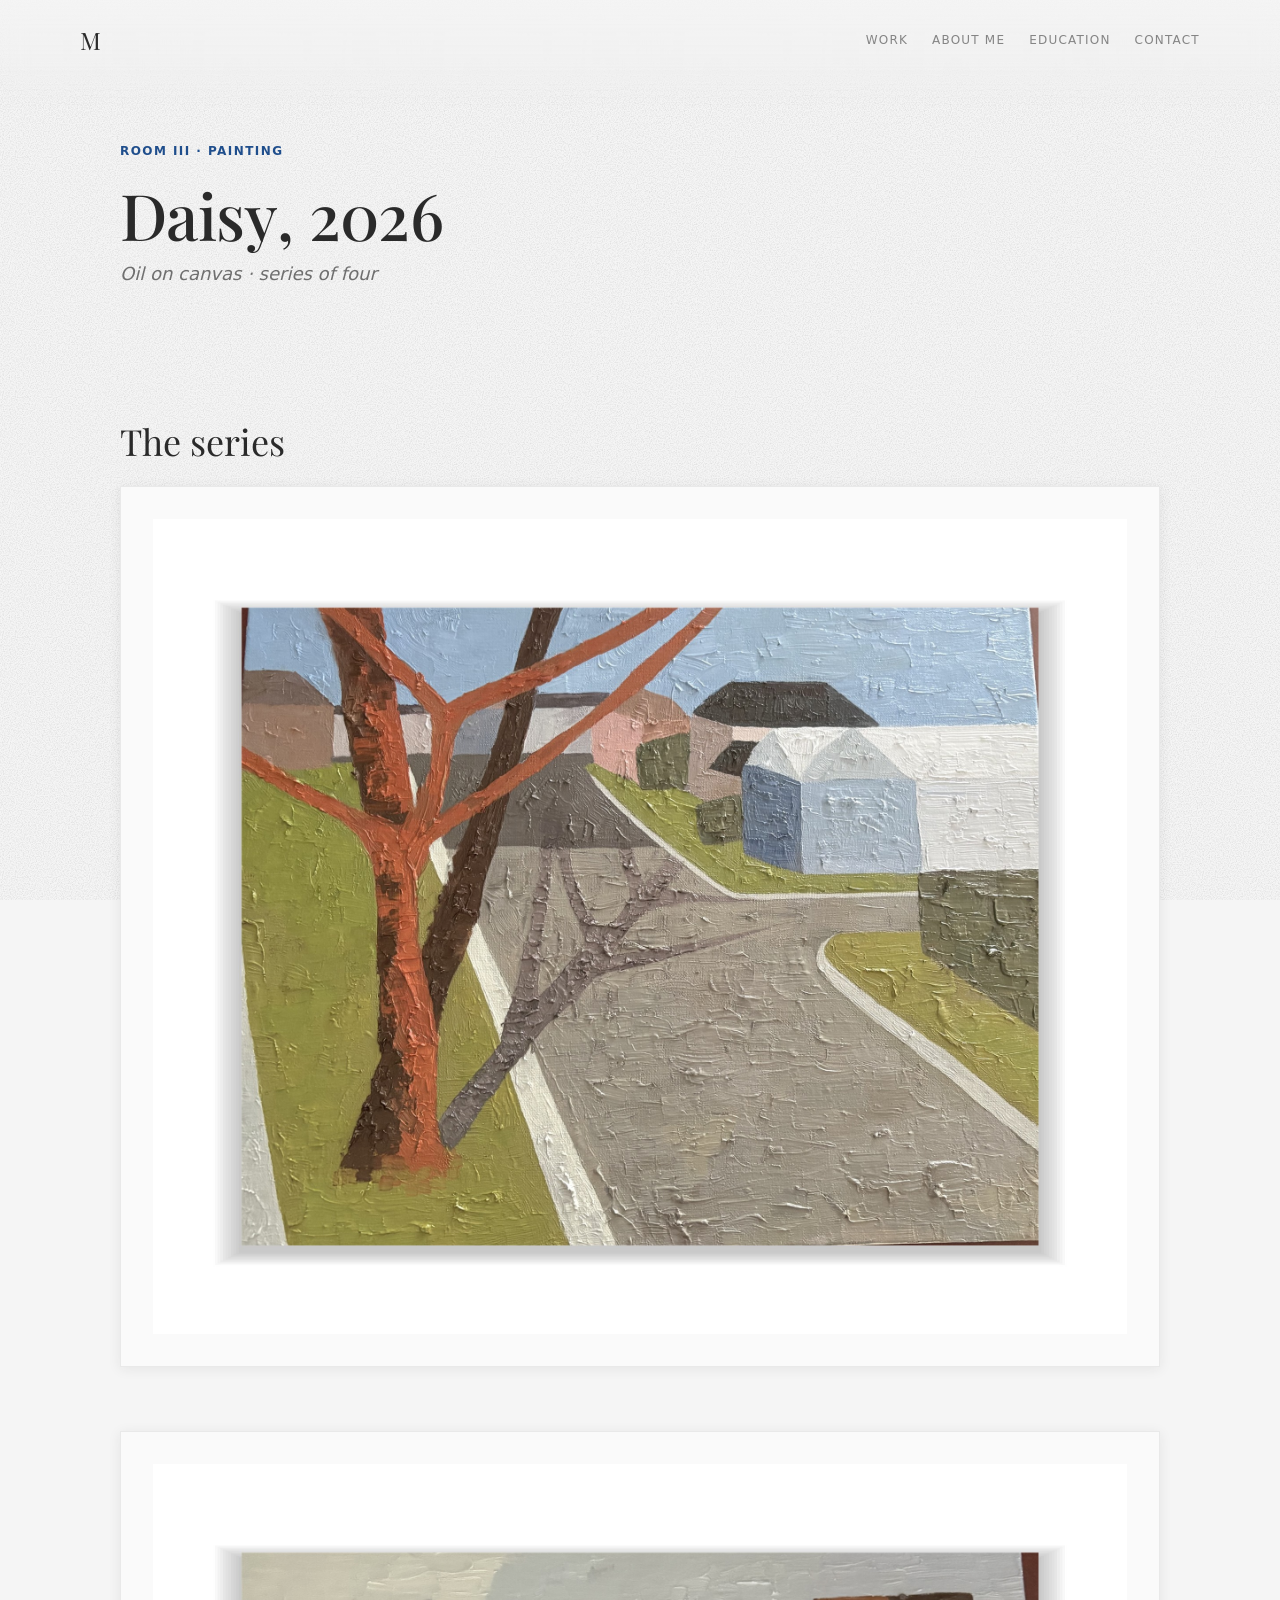
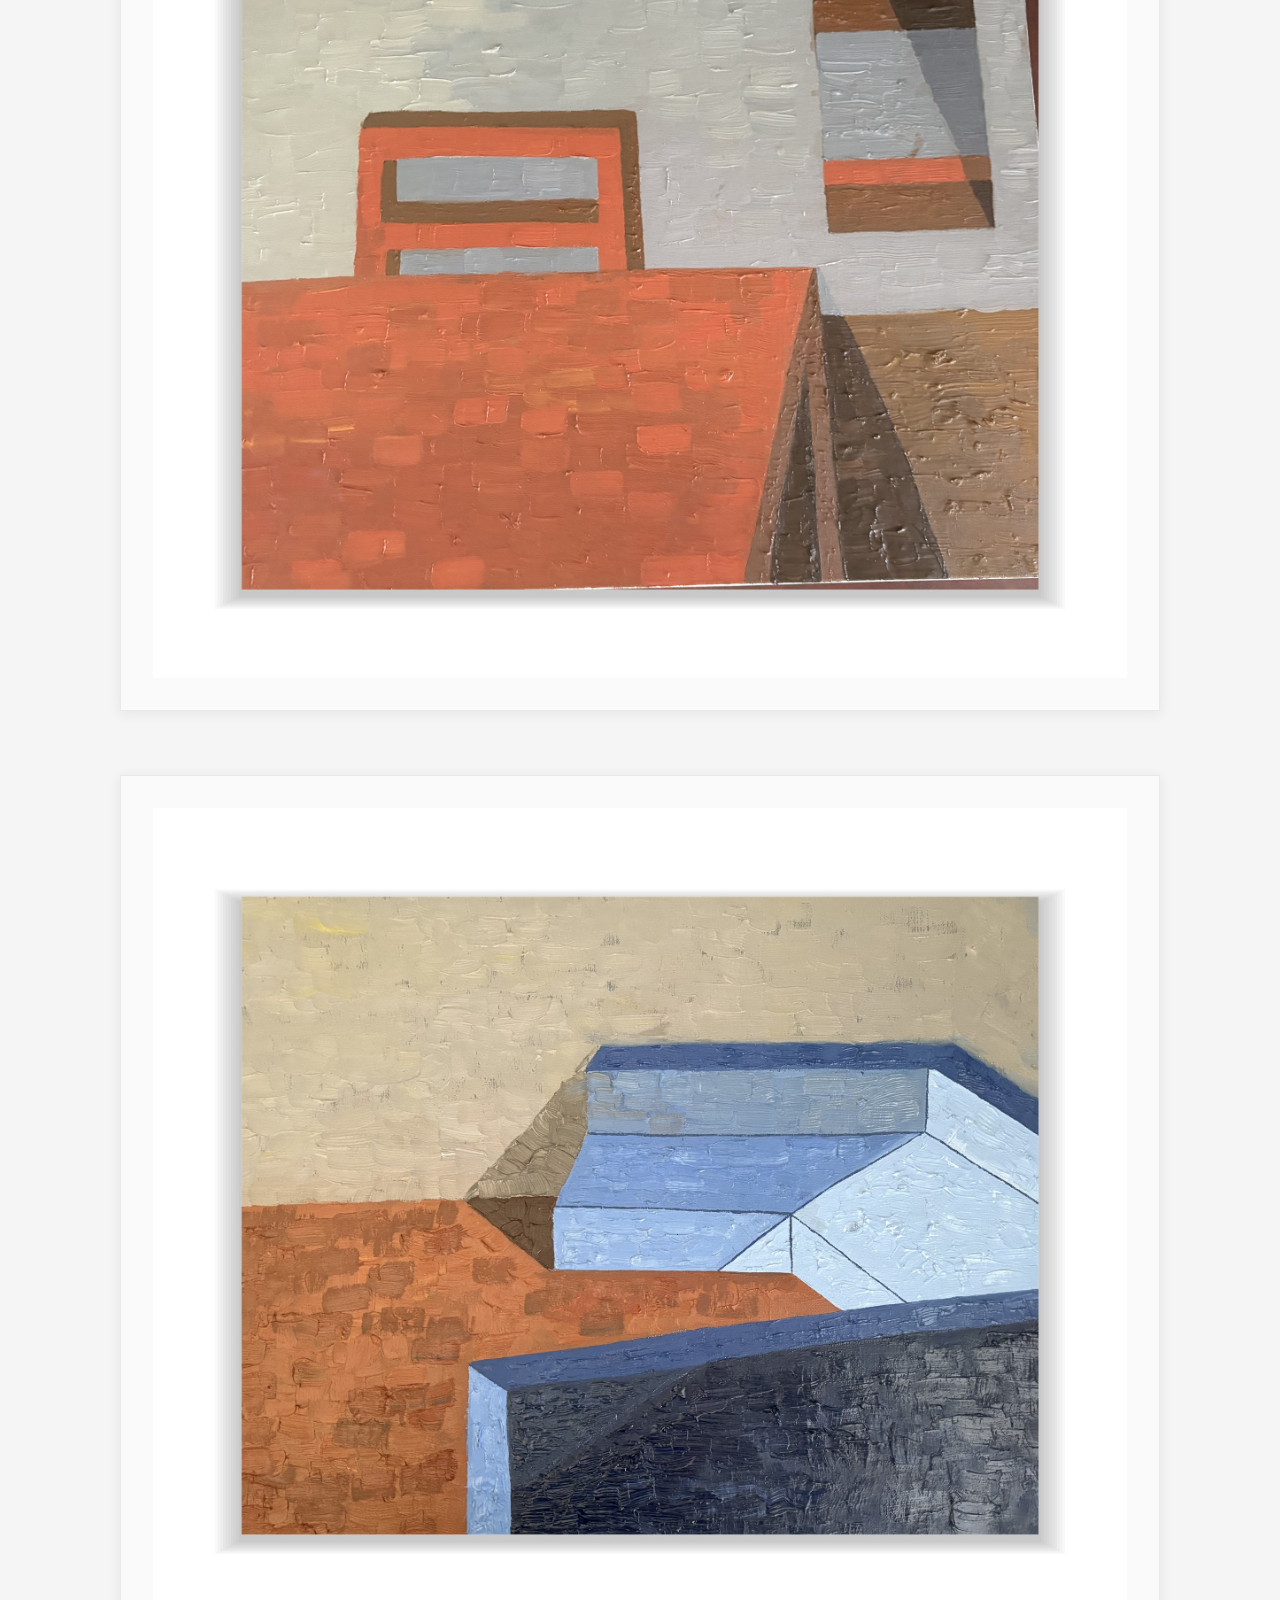
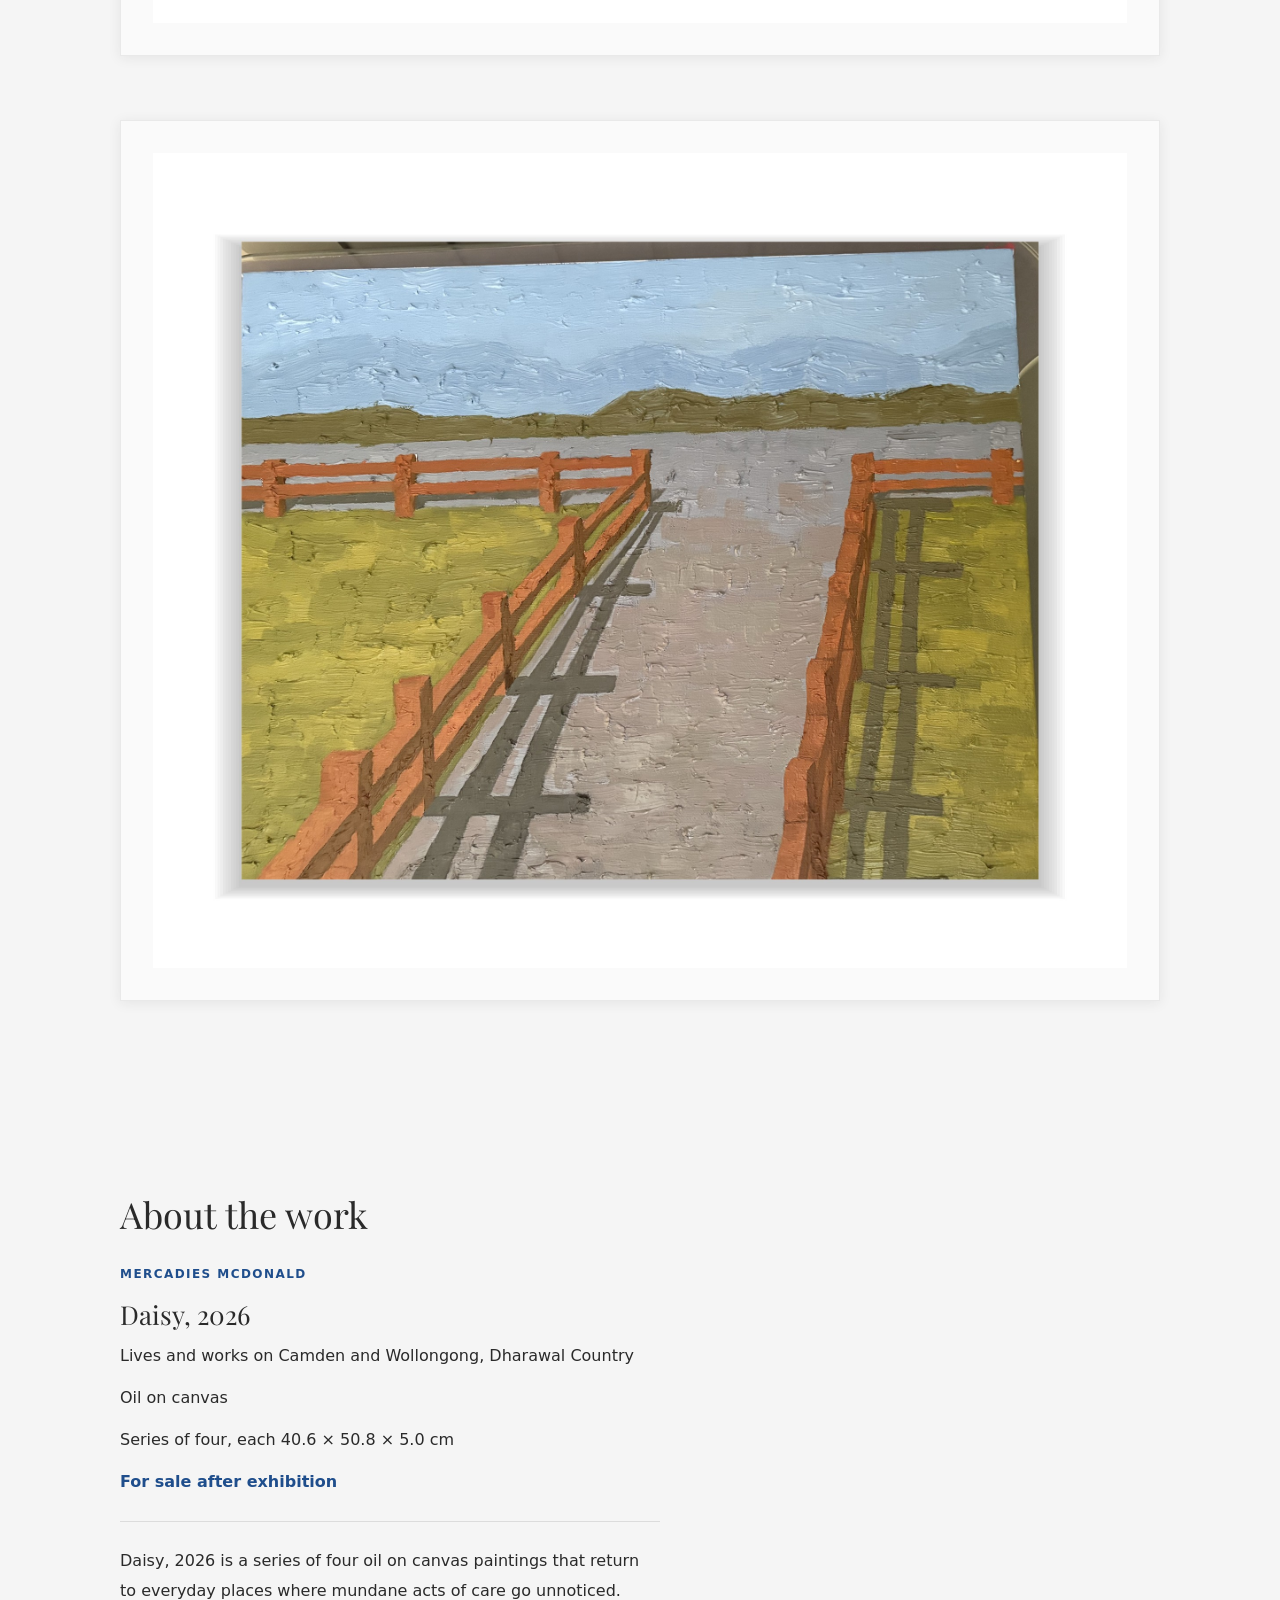
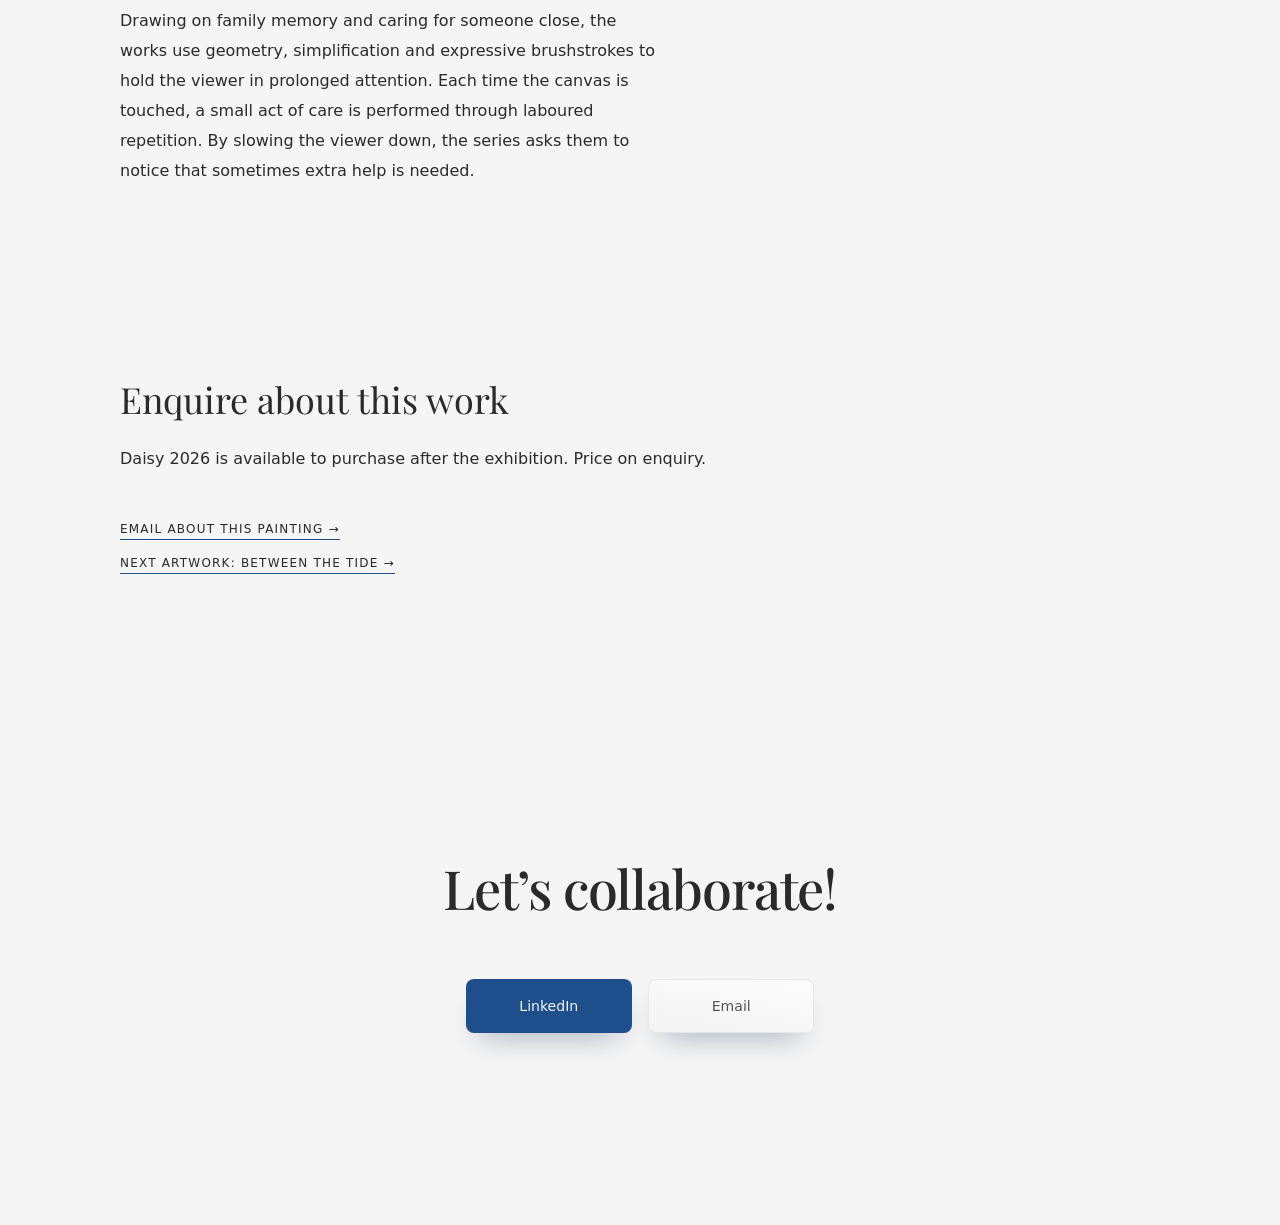
<file: paintings/daisy.html>
<!DOCTYPE html>
<html lang="en">
<head>
  <meta charset="UTF-8">
  <meta name="viewport" content="width=device-width, initial-scale=1">
  <title>Daisy, 2026 — Mercadies Portfolio</title>
  <meta name="description" content="Daisy, 2026: a series of four oil on canvas paintings on everyday acts of care.">
  <link rel="icon" href="data:image/svg+xml,%3Csvg xmlns='http://www.w3.org/2000/svg' viewBox='0 0 64 64'%3E%3Crect width='64' height='64' rx='14' fill='%23000'/%3E%3Ctext x='32' y='46' text-anchor='middle' font-family='Inter,Arial,sans-serif' font-weight='900' font-size='40' fill='%23f6f6f6'%3EM%3C/text%3E%3C/svg%3E">
  <link rel="stylesheet" href="../styles.css">
  <link rel="stylesheet" href="../projects/gallery.css">
  <script src="../projects/title.js" defer></script>
  <script>document.documentElement.classList.add('js');</script>
</head>
<body>
  <div class="grain" aria-hidden="true"></div>
  <a href="#main" class="skip-link">Skip to main content</a>

  <header class="p-nav">
    <a class="p-nav__brand" href="../index.html" aria-label="Back to the studio">M</a>
    <nav class="p-nav__links" aria-label="Studio">
      <a href="../index.html#gallery">Work</a>
      <a href="../index.html#about">About Me</a>
      <a href="../index.html#education">Education</a>
      <a href="../index.html#contact">Contact</a>
    </nav>
  </header>

  <main id="main">
    <section class="p-intro" aria-label="Painting title">
      <p class="p-eyebrow">Room III · Painting</p>
      <h1 class="p-title">Daisy, 2026</h1>
      <p class="p-tagline">Oil on canvas · series of four</p>
    </section>

    <section class="p-section" aria-labelledby="series">
      <h2 id="series">The series</h2>
      <figure class="p-frame" style="margin: 0 0 var(--space-700);">
        <img src="daisy-1.jpg" width="2200" height="1840" loading="lazy" alt="Daisy 2026, painting one: a suburban road with a red-trunked tree, houses and a grey road">
      </figure>
      <figure class="p-frame" style="margin: 0 0 var(--space-700);">
        <img src="daisy-2.jpg" width="2200" height="1840" loading="lazy" alt="Daisy 2026, painting two: a grey wall with an orange window frame above a red-orange ground and a brown shape">
      </figure>
      <figure class="p-frame" style="margin: 0 0 var(--space-700);">
        <img src="daisy-3.jpg" width="2200" height="1840" loading="lazy" alt="Daisy 2026, painting three: angular blue and dark navy planes above an orange ground">
      </figure>
      <figure class="p-frame" style="margin: 0;">
        <img src="daisy-4.jpg" width="2200" height="1840" loading="lazy" alt="Daisy 2026, painting four: an orange-railed fence receding along a grey path towards a blue sky and distant hills">
      </figure>
    </section>

    <section class="p-section" aria-labelledby="about-daisy">
      <h2 id="about-daisy">About the work</h2>
      <div class="wall-label">
        <p class="wall-label__name">Mercadies McDonald</p>
        <p class="wall-label__title">Daisy, 2026</p>
        <p class="wall-label__place">Lives and works on Camden and Wollongong, Dharawal Country</p>
        <p class="wall-label__medium">Oil on canvas</p>
        <p class="wall-label__dims">Series of four, each 40.6 × 50.8 × 5.0 cm</p>
        <p class="wall-label__sale">For sale after exhibition</p>
        <p class="wall-label__text">Daisy, 2026 is a series of four oil on canvas paintings that return to everyday places where mundane acts of care go unnoticed. Drawing on family memory and caring for someone close, the works use geometry, simplification and expressive brushstrokes to hold the viewer in prolonged attention. Each time the canvas is touched, a small act of care is performed through laboured repetition. By slowing the viewer down, the series asks them to notice that sometimes extra help is needed.</p>
      </div>
    </section>

    <section class="p-section" aria-labelledby="enquire">
      <h2 id="enquire">Enquire about this work</h2>
      <p class="p-body">Daisy 2026 is available to purchase after the exhibition. Price on enquiry.</p>
      <a class="p-next" href="mailto:mercadiesjewel@gmail.com?subject=Enquiry%20about%20Daisy%202026">Email about this painting →</a>
      <a class="p-next" href="between-the-tide.html">Next artwork: Between the Tide →</a>
    </section>

    <section class="p-contact" id="contact" aria-labelledby="contact-title">
      <h2 id="contact-title">Let’s collaborate!</h2>
      <div class="contact-row">
        <a class="btn btn--dark btn--sm" href="https://www.linkedin.com/in/mercadies-mcdonald-653913278" target="_blank" rel="noopener" aria-label="LinkedIn (opens in new tab)">LinkedIn</a>
        <a class="btn btn--light btn--sm" href="mailto:mercadiesjewel@gmail.com">Email</a>
      </div>
    </section>
  </main>

  <script>
    const io = new IntersectionObserver((entries) => {
      entries.forEach((e) => { if (e.isIntersecting) { e.target.classList.add('is-in'); io.unobserve(e.target); } });
    }, { threshold: 0.15 });
    document.querySelectorAll('.p-section, .p-row').forEach((el) => io.observe(el));
    setTimeout(() => document.querySelectorAll('.p-section, .p-row').forEach((el) => el.classList.add('is-in')), 3000);
  </script>
</body>
</html>
</file>
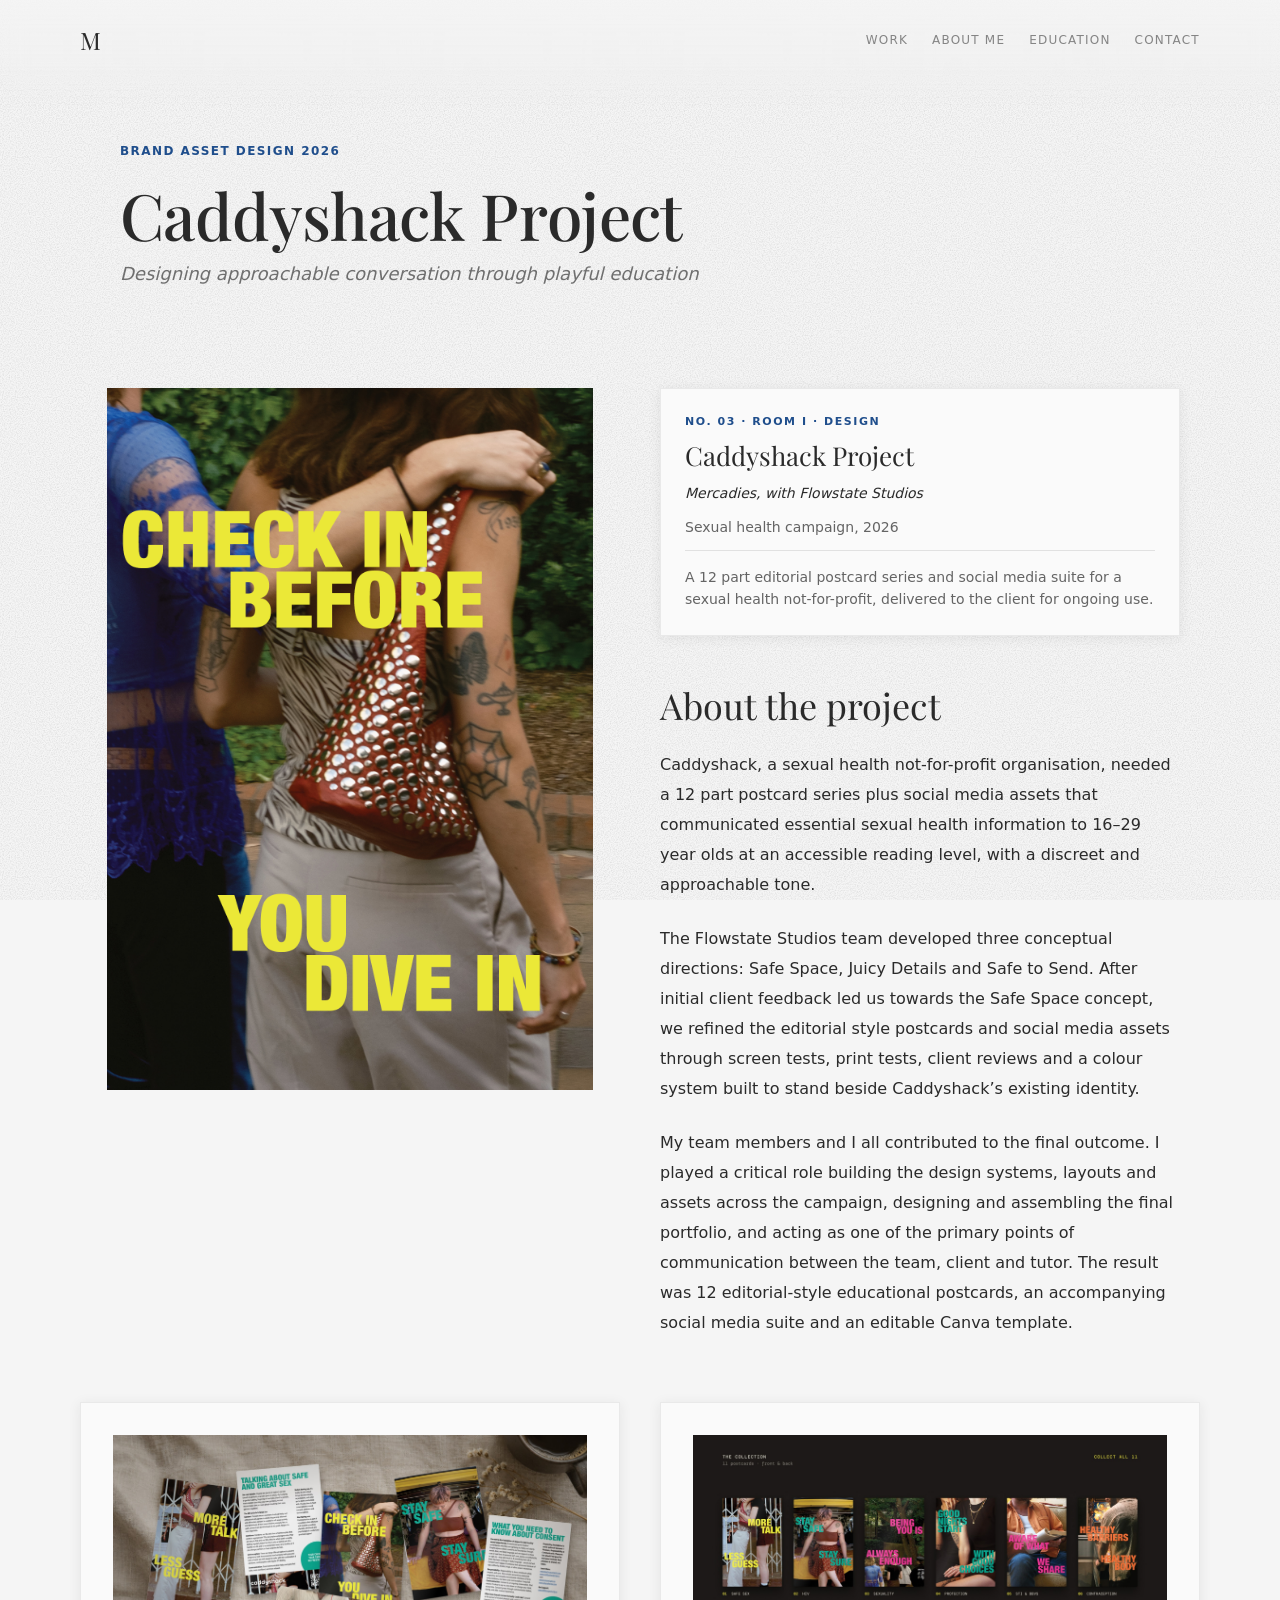
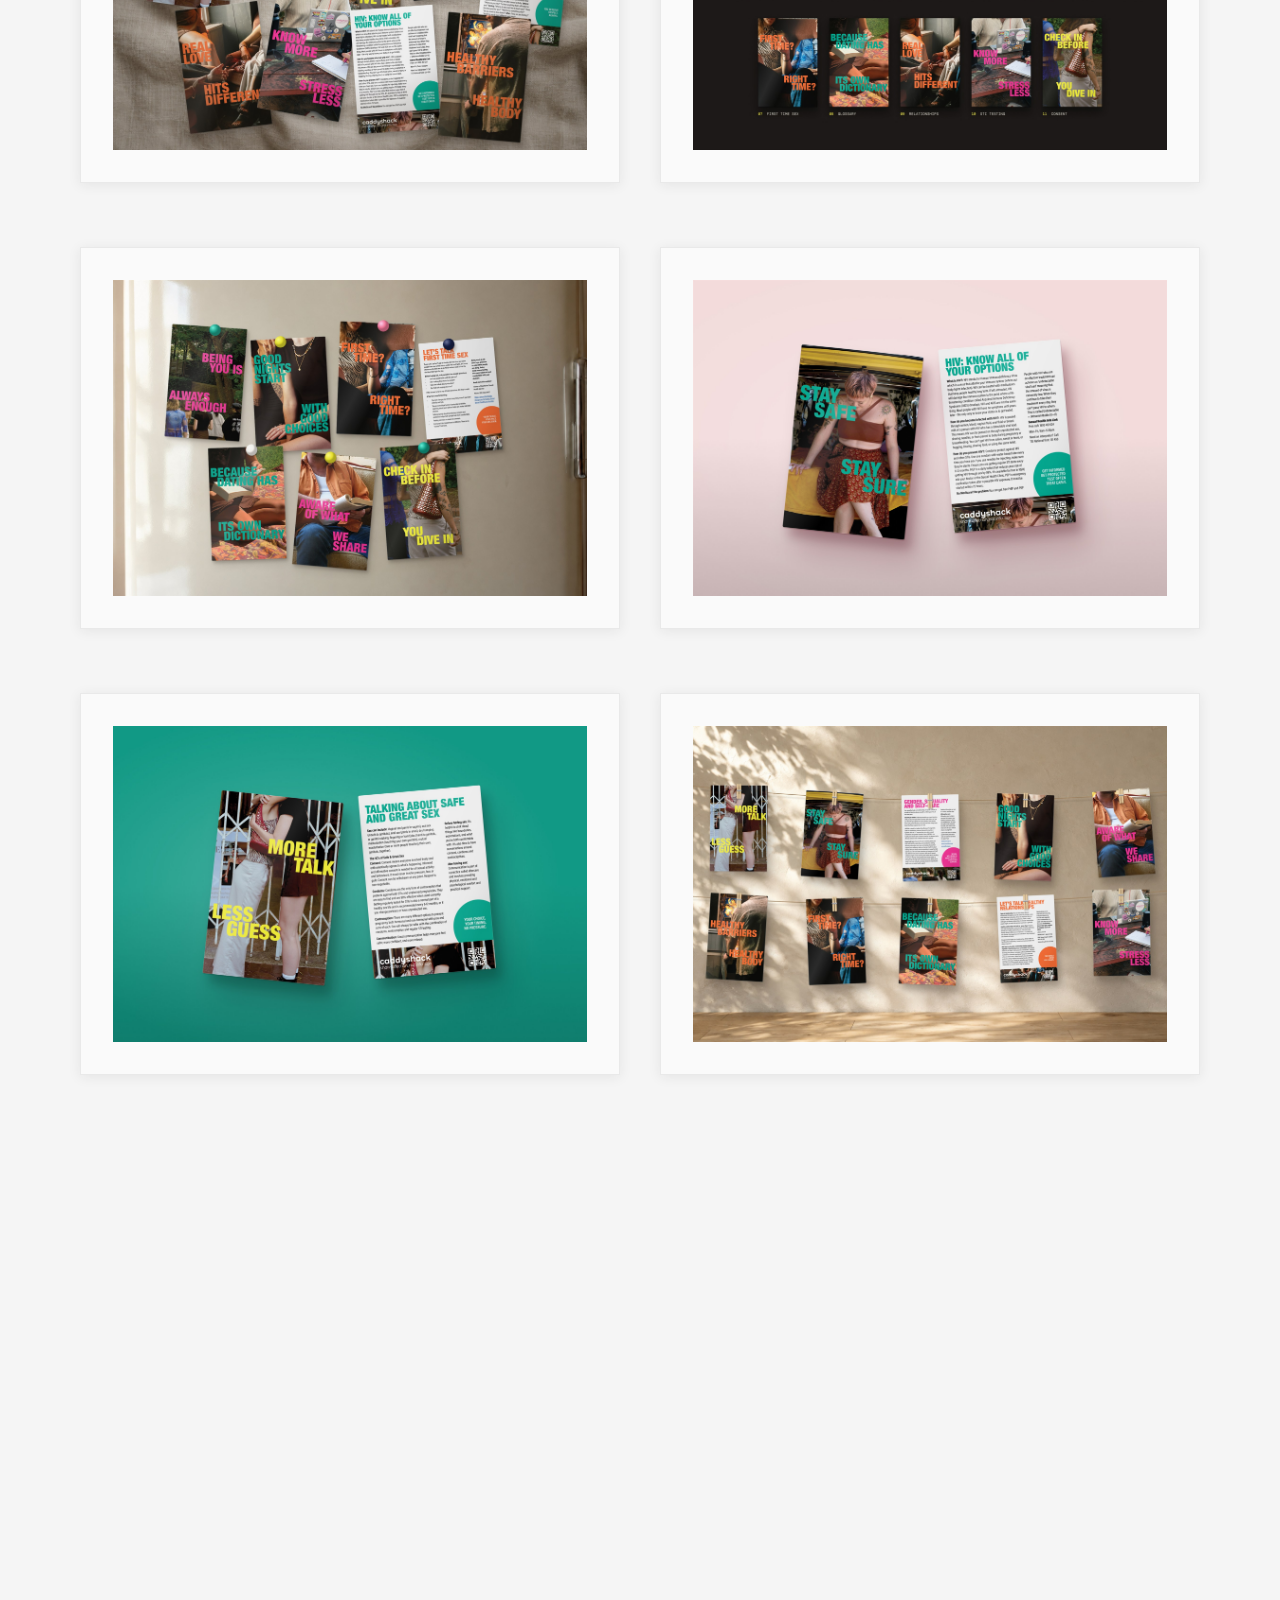
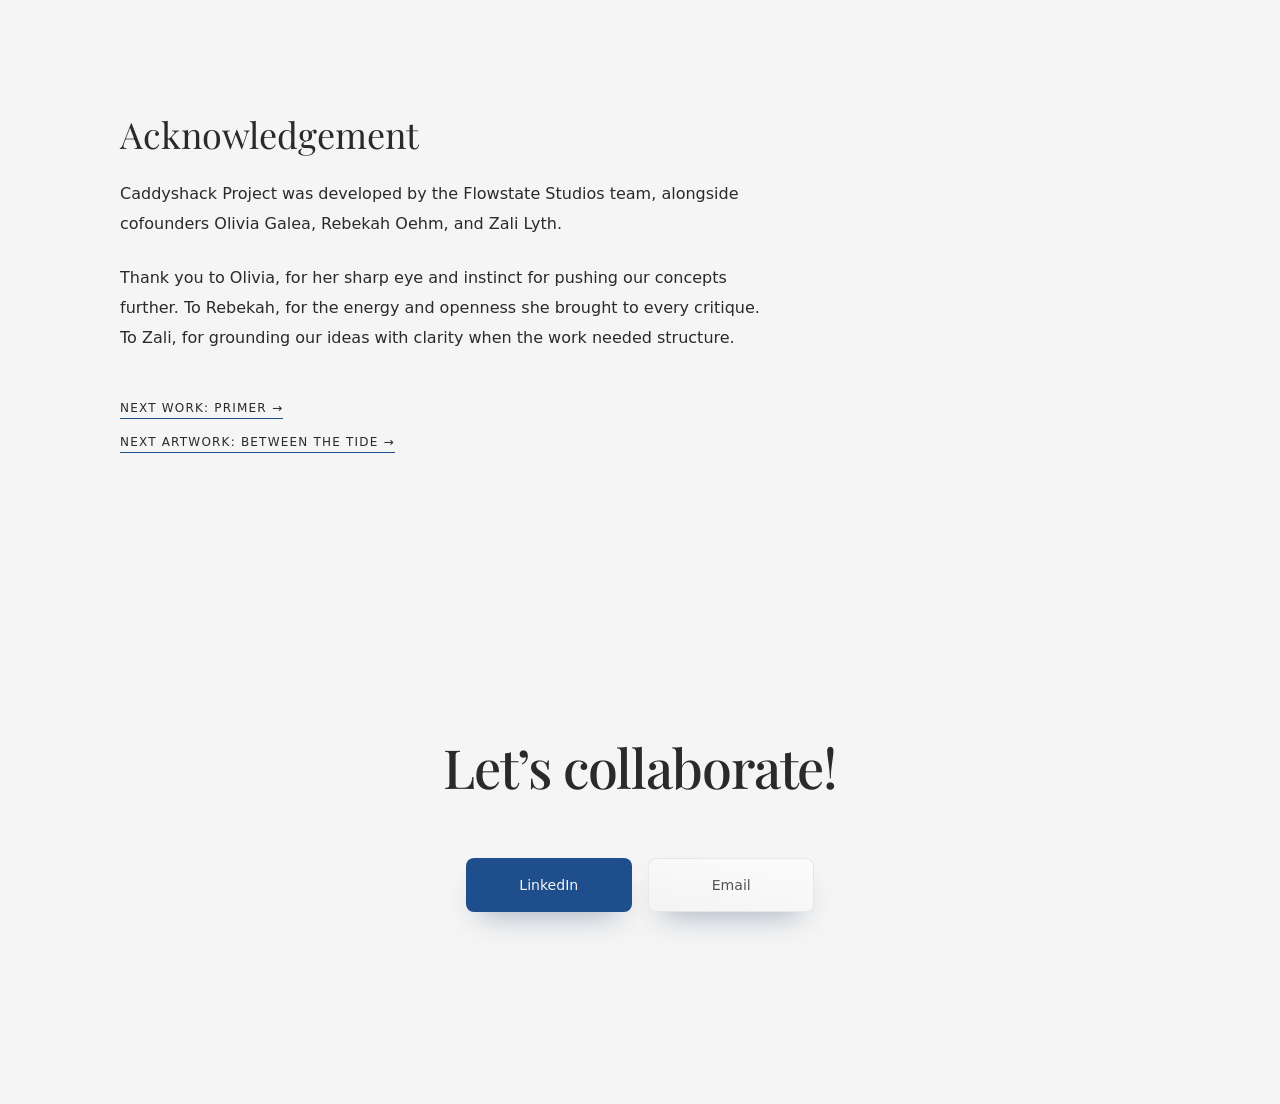
<file: projects/caddyshack-project.html>
<!DOCTYPE html>
<html lang="en">
<head>
  <meta charset="UTF-8">
  <meta name="viewport" content="width=device-width, initial-scale=1">
  <title>Caddyshack Project — Mercadies Portfolio</title>
  <meta name="description" content="Caddyshack Project: a postcard series and social media assets for a sexual health not-for-profit, designed for 16–29 year olds.">
  <link rel="icon" href="data:image/svg+xml,%3Csvg xmlns='http://www.w3.org/2000/svg' viewBox='0 0 64 64'%3E%3Crect width='64' height='64' rx='14' fill='%23000'/%3E%3Ctext x='32' y='46' text-anchor='middle' font-family='Inter,Arial,sans-serif' font-weight='900' font-size='40' fill='%23f6f6f6'%3EM%3C/text%3E%3C/svg%3E">
  <link rel="stylesheet" href="../styles.css">
  <link rel="stylesheet" href="gallery.css">
  <link rel="stylesheet" href="design.css">
  <script src="gallery.js" defer></script>
  <script src="title.js" defer></script>
</head>
<body>
  <div class="grain" aria-hidden="true"></div>
  <a href="#main" class="skip-link">Skip to main content</a>

  <header class="p-nav">
    <a class="p-nav__brand" href="../index.html" aria-label="Back to the studio">M</a>
    <nav class="p-nav__links" aria-label="Studio">
      <a href="../index.html#gallery">Work</a>
      <a href="../index.html#about">About Me</a>
      <a href="../index.html#education">Education</a>
      <a href="../index.html#contact">Contact</a>
    </nav>
  </header>

  <main id="main">
    <section class="p-intro" aria-label="Project title">
      <p class="p-eyebrow">Brand Asset Design 2026</p>
      <h1 class="p-title">Caddyshack Project</h1>
      <p class="p-tagline">Designing approachable conversation through playful education</p>
    </section>

    <div class="p-split">
      <aside class="p-aside" aria-label="About this project">
                <div class="p-label">
          <p class="p-label__cat">No. 03 · Room I · Design</p>
          <p class="p-label__title">Caddyshack Project</p>
          <p class="p-label__artist">Mercadies, with Flowstate Studios</p>
          <p>Sexual health campaign, 2026</p>
          <p class="p-label__desc">A 12 part editorial postcard series and social media suite for a sexual health not-for-profit, delivered to the client for ongoing use.</p>
        </div>

        <section aria-labelledby="about-caddy">
          <h2 id="about-caddy">About the project</h2>
          <p class="p-body">Caddyshack, a sexual health not-for-profit organisation, needed a 12 part postcard series plus social media assets that communicated essential sexual health information to 16–29 year olds at an accessible reading level, with a discreet and approachable tone.</p>
          <p class="p-body">The Flowstate Studios team developed three conceptual directions: Safe Space, Juicy Details and Safe to Send. After initial client feedback led us towards the Safe Space concept, we refined the editorial style postcards and social media assets through screen tests, print tests, client reviews and a colour system built to stand beside Caddyshack’s existing identity.</p>
          <p class="p-body">My team members and I all contributed to the final outcome. I played a critical role building the design systems, layouts and assets across the campaign, designing and assembling the final portfolio, and acting as one of the primary points of communication between the team, client and tutor. The result was 12 editorial-style educational postcards, an accompanying social media suite and an editable Canva template.</p>
        </section>
              
      </aside>

      <div class="p-main" aria-label="Campaign assets">
        <figure class="p-frame p-side p-side--float" style="margin: 0;">
          <a class="p-zoom" href="../assets/caddyshack/consent-front.jpg">
            <img src="../assets/caddyshack/consent-front.jpg" width="1200" height="1800" loading="lazy"
                 alt="Caddyshack postcard front, the consent card">
          </a>
        </figure>
        <figure class="p-frame" style="margin: 0;">
          <a class="p-zoom" href="../assets/caddyshack/flat-lay.jpg">
            <img src="../assets/caddyshack/flat-lay.jpg" width="2000" height="1333" loading="lazy"
                 alt="Caddyshack postcards laid out on a linen cloth beside a cup of coffee">
          </a>
        </figure>
        <figure class="p-frame" style="margin: 0;">
          <a class="p-zoom" href="../assets/caddyshack/full-set.jpg">
            <img src="../assets/caddyshack/full-set.jpg" width="2000" height="1333" loading="lazy"
                 alt="The Caddyshack postcard collection: eleven postcards laid out front side up on a dark background">
          </a>
        </figure>
        <figure class="p-frame" style="margin: 0;">
          <a class="p-zoom" href="../assets/caddyshack/fridge-door.jpg">
            <img src="../assets/caddyshack/fridge-door.jpg" width="2000" height="1333" loading="lazy"
                 alt="Caddyshack postcards held on a fridge door with coloured magnets">
          </a>
        </figure>
        <figure class="p-frame" style="margin: 0;">
          <a class="p-zoom" href="../assets/caddyshack/hiv-front-back.jpg">
            <img src="../assets/caddyshack/hiv-front-back.jpg" width="2000" height="1333" loading="lazy"
                 alt="The Caddyshack HIV postcard, front Stay Safe, Stay Sure, and back HIV: Know All of Your Options">
          </a>
        </figure>
        <figure class="p-frame" style="margin: 0;">
          <a class="p-zoom" href="../assets/caddyshack/safe-sex-front-back.jpg">
            <img src="../assets/caddyshack/safe-sex-front-back.jpg" width="2000" height="1333" loading="lazy"
                 alt="The Caddyshack safe sex postcard, front More Talk, Less Guess, and back Talking About Safe and Great Sex">
          </a>
        </figure>
        <figure class="p-frame" style="margin: 0;">
          <a class="p-zoom" href="../assets/caddyshack/string-line.jpg">
            <img src="../assets/caddyshack/string-line.jpg" width="2000" height="1333" loading="lazy"
                 alt="Caddyshack postcards pegged to a line on a textured wall">
          </a>
        </figure>
        <figure class="p-frame" style="margin: 0;">
          <a class="p-zoom" href="../assets/caddyshack/carousel-post.jpg">
            <img src="../assets/caddyshack/carousel-post.jpg" width="2000" height="1333" loading="lazy"
                 alt="A Caddyshack Instagram carousel on a phone, with the Check In Before post and the next slides beside it">
          </a>
        </figure>
        <figure class="p-frame" style="margin: 0;">
          <a class="p-zoom" href="../assets/caddyshack/instagram-profile.jpg">
            <img src="../assets/caddyshack/instagram-profile.jpg" width="2000" height="1333" loading="lazy"
                 alt="The Caddyshack Instagram profile grid on a phone, with campaign posts and a yellow background">
          </a>
        </figure>
      </div>
    </div>

    <section class="p-section" aria-labelledby="ack-caddy">
      <h2 id="ack-caddy">Acknowledgement</h2>
      <p class="p-body">Caddyshack Project was developed by the Flowstate Studios team, alongside cofounders Olivia Galea, Rebekah Oehm, and Zali Lyth.</p>
      <p class="p-body">Thank you to Olivia, for her sharp eye and instinct for pushing our concepts further. To Rebekah, for the energy and openness she brought to every critique. To Zali, for grounding our ideas with clarity when the work needed structure.</p>
      <a class="p-next" href="primer.html">Next work: Primer →</a>
      <a class="p-next" href="../paintings/between-the-tide.html">Next artwork: Between the Tide →</a>
    </section>

    <section class="p-contact" id="contact" aria-labelledby="contact-title">
      <h2 id="contact-title">Let’s collaborate!</h2>
      <div class="contact-row">
        <a class="btn btn--dark btn--sm" href="https://www.linkedin.com/in/mercadies-mcdonald-653913278" target="_blank" rel="noopener" aria-label="LinkedIn (opens in new tab)">LinkedIn</a>
        <a class="btn btn--light btn--sm" href="mailto:mercadiesjewel@gmail.com">Email</a>
      </div>
    </section>
  </main>
</body>
</html>
</file>
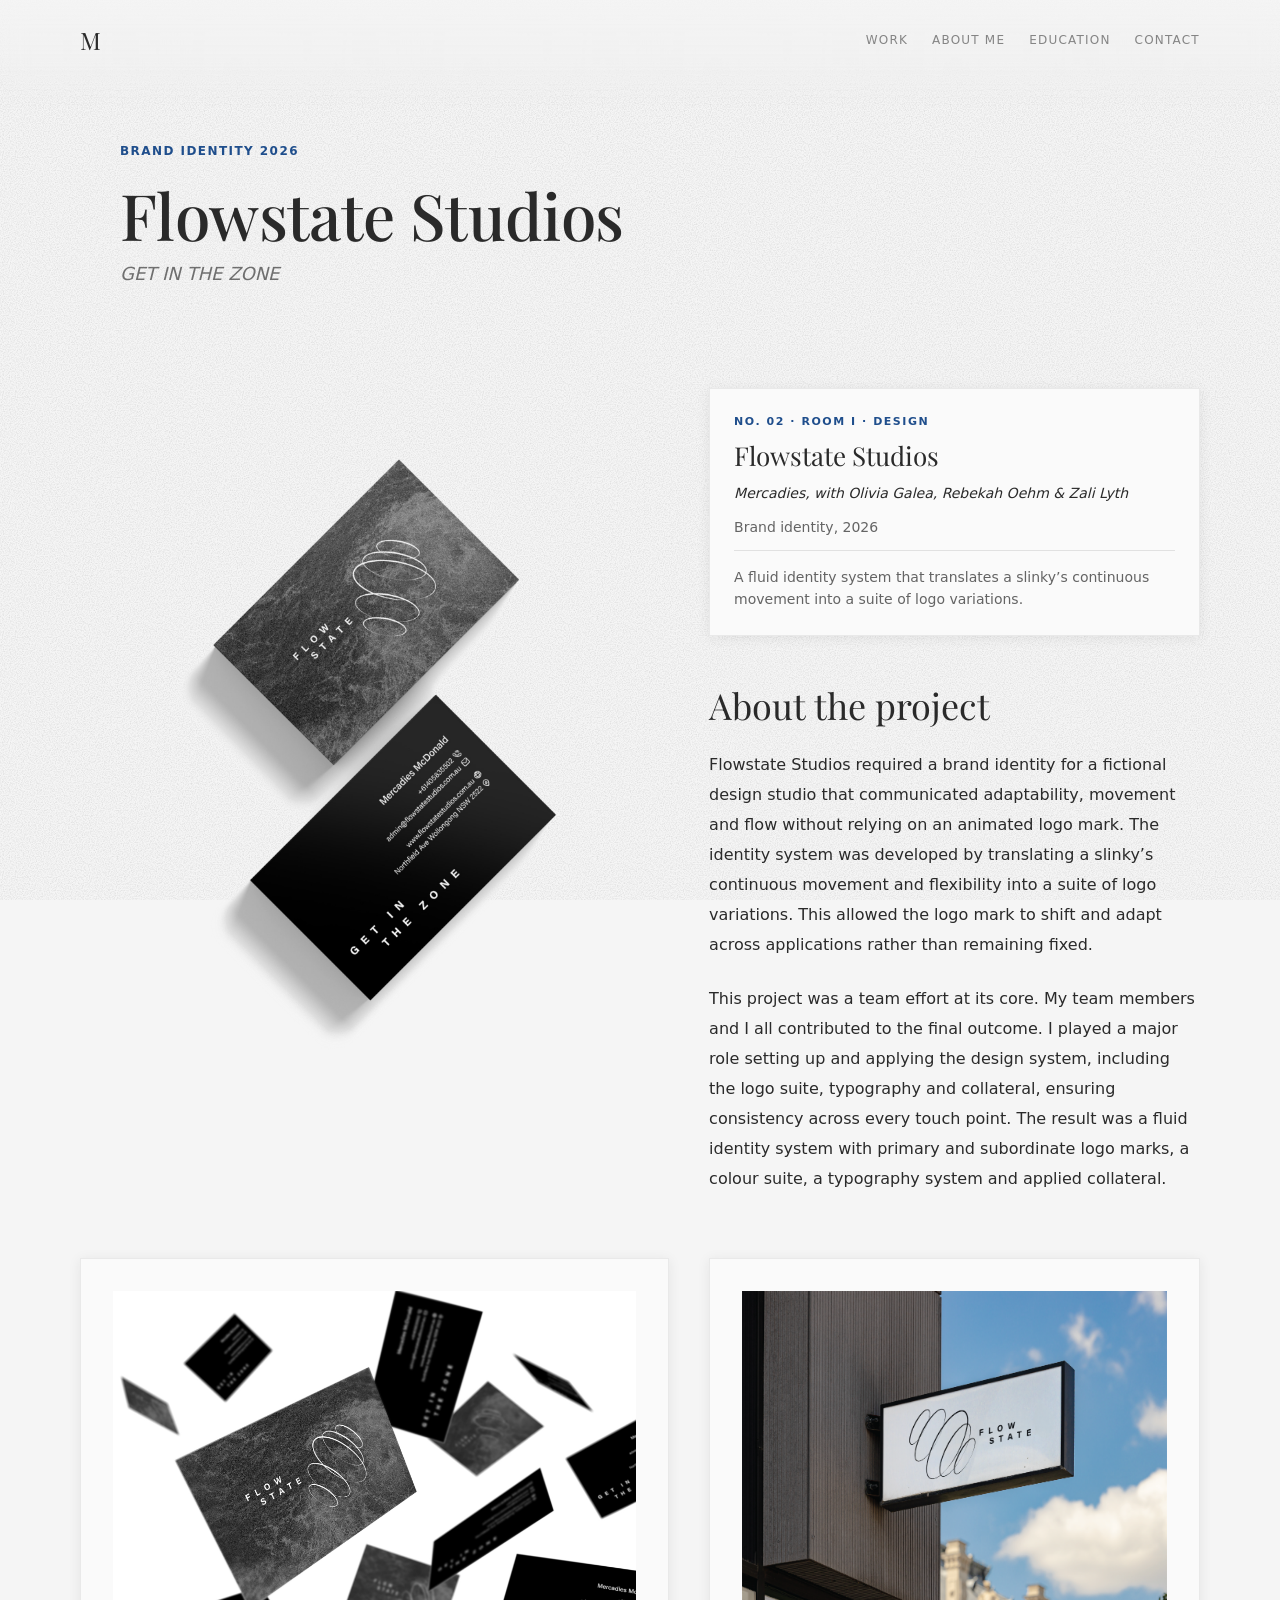
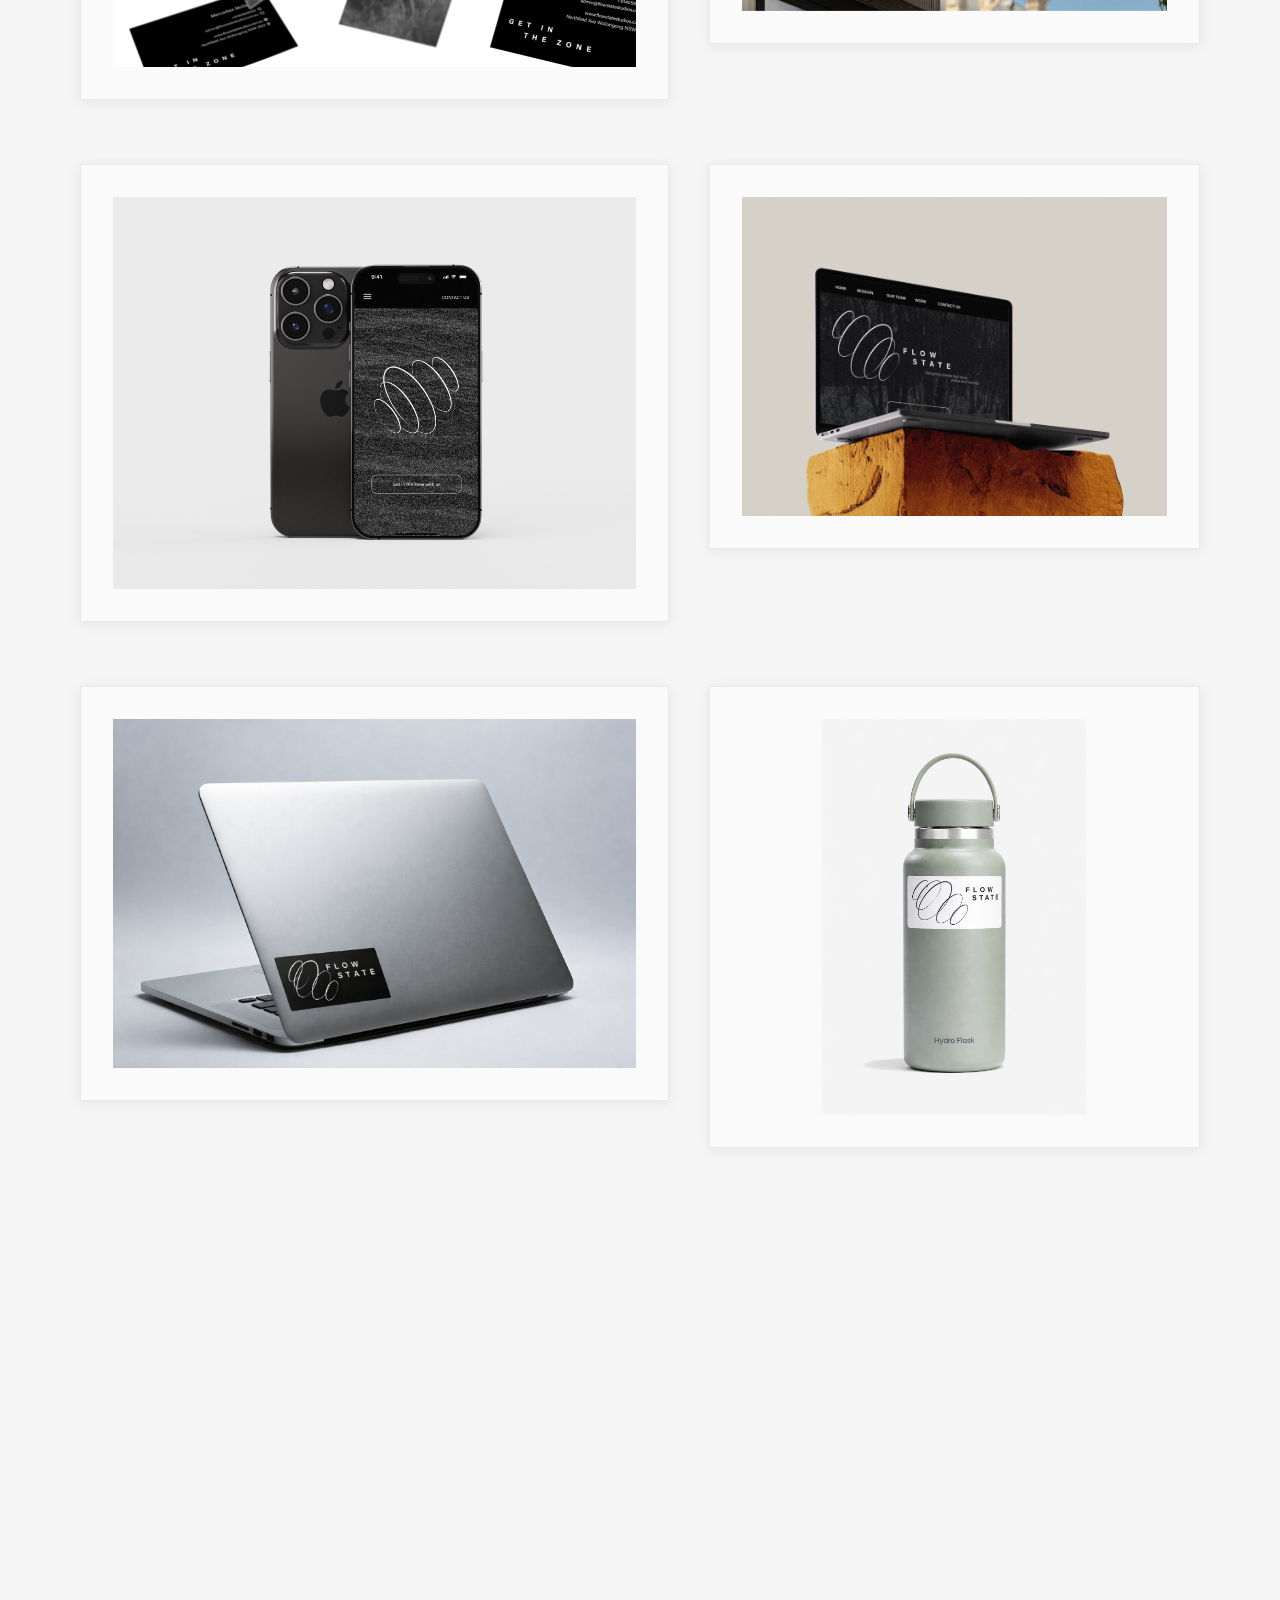
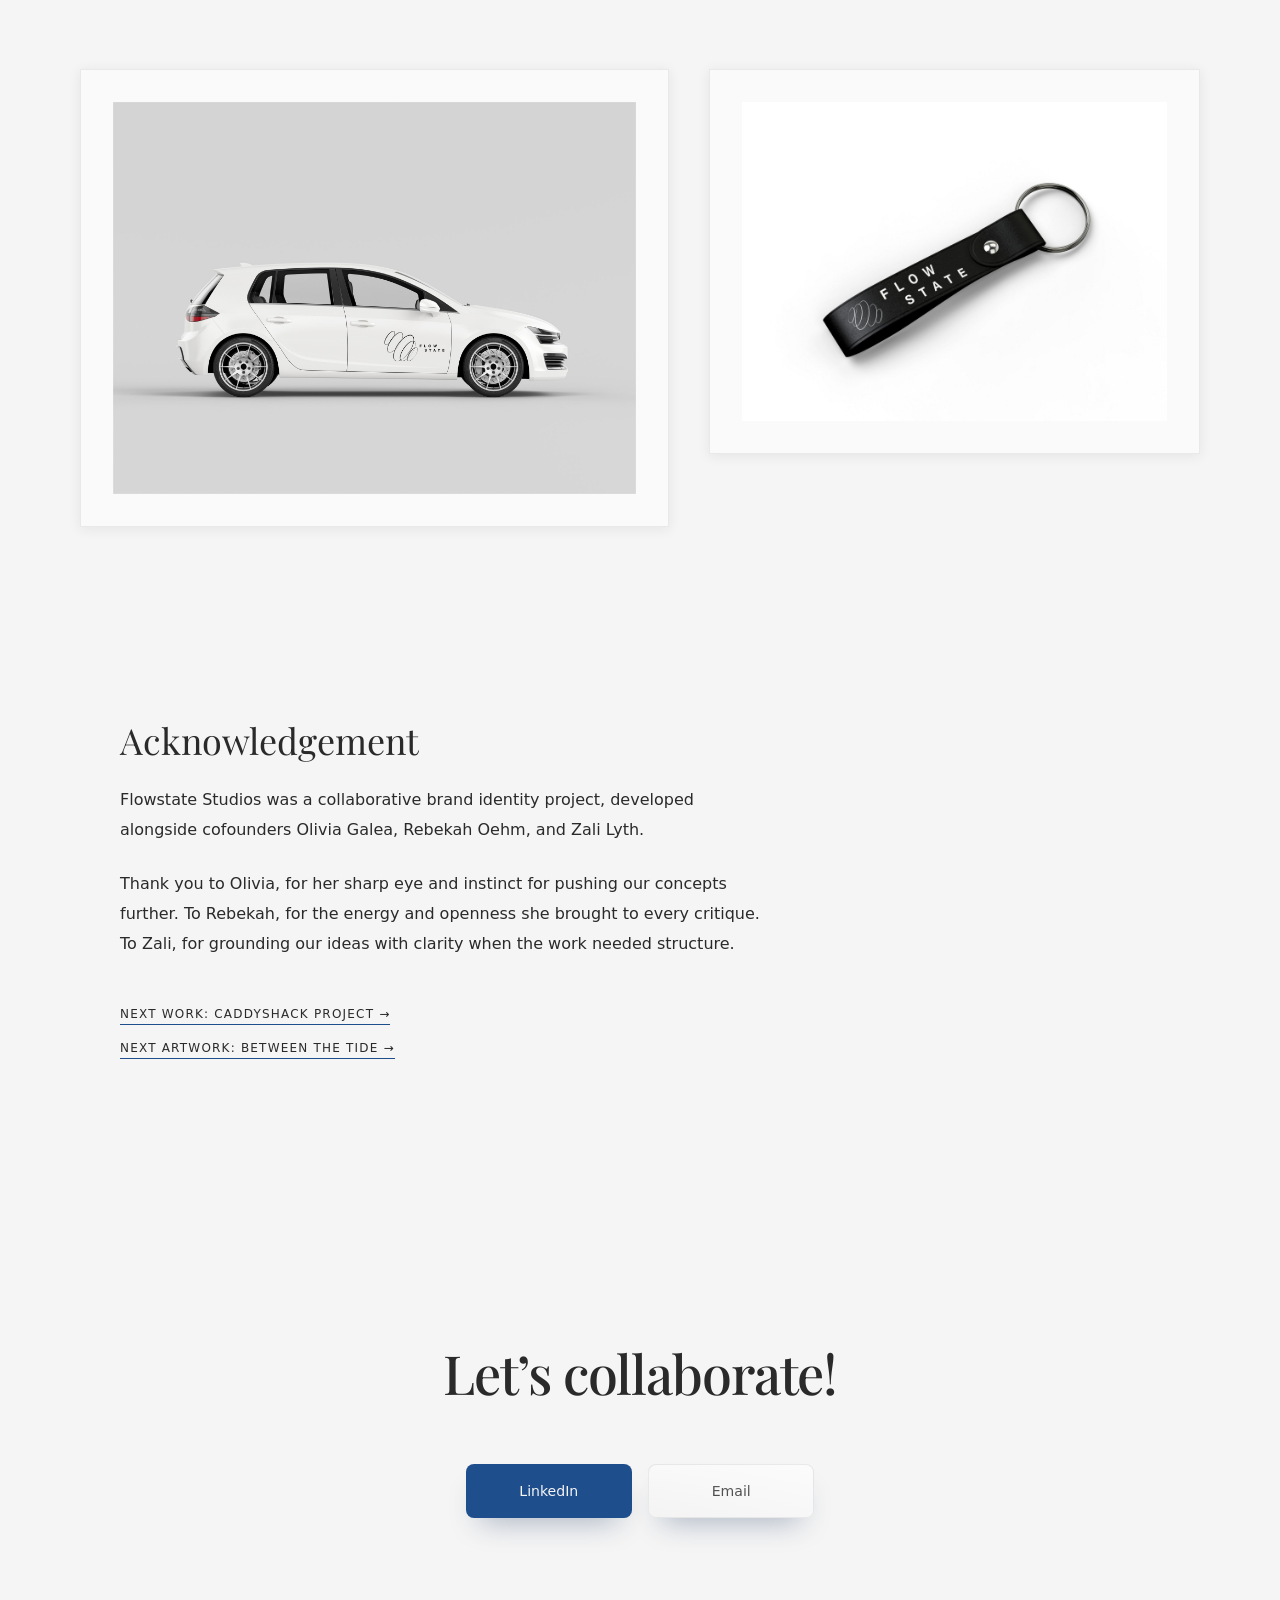
<file: projects/flowstate-studios.html>
<!DOCTYPE html>
<html lang="en">
<head>
  <meta charset="UTF-8">
  <meta name="viewport" content="width=device-width, initial-scale=1">
  <title>Flowstate Studios — Mercadies Portfolio</title>
  <meta name="description" content="Flowstate Studios: a collaborative brand identity for a fictional design studio, built from a slinky's continuous movement.">
  <link rel="icon" href="data:image/svg+xml,%3Csvg xmlns='http://www.w3.org/2000/svg' viewBox='0 0 64 64'%3E%3Crect width='64' height='64' rx='14' fill='%23000'/%3E%3Ctext x='32' y='46' text-anchor='middle' font-family='Inter,Arial,sans-serif' font-weight='900' font-size='40' fill='%23f6f6f6'%3EM%3C/text%3E%3C/svg%3E">
  <link rel="stylesheet" href="../styles.css">
  <link rel="stylesheet" href="gallery.css">
  <link rel="stylesheet" href="design.css">
  <script src="gallery.js" defer></script>
  <script src="title.js" defer></script>
</head>
<body>
  <div class="grain" aria-hidden="true"></div>
  <a href="#main" class="skip-link">Skip to main content</a>

  <header class="p-nav">
    <a class="p-nav__brand" href="../index.html" aria-label="Back to the studio">M</a>
    <nav class="p-nav__links" aria-label="Studio">
      <a href="../index.html#gallery">Work</a>
      <a href="../index.html#about">About Me</a>
      <a href="../index.html#education">Education</a>
      <a href="../index.html#contact">Contact</a>
    </nav>
  </header>

  <main id="main">
    <section class="p-intro" aria-label="Project title">
      <p class="p-eyebrow">Brand Identity 2026</p>
      <h1 class="p-title">Flowstate Studios</h1>
      <p class="p-tagline">GET IN THE ZONE</p>
    </section>

    <div class="p-split has-wide-hero">
      <aside class="p-aside" aria-label="About this project">
                <div class="p-label">
          <p class="p-label__cat">No. 02 · Room I · Design</p>
          <p class="p-label__title">Flowstate Studios</p>
          <p class="p-label__artist">Mercadies, with Olivia Galea, Rebekah Oehm &amp; Zali Lyth</p>
          <p>Brand identity, 2026</p>
          <p class="p-label__desc">A fluid identity system that translates a slinky’s continuous movement into a suite of logo variations.</p>
        </div>

        <section aria-labelledby="about-flowstate">
          <h2 id="about-flowstate">About the project</h2>
          <p class="p-body">Flowstate Studios required a brand identity for a fictional design studio that communicated adaptability, movement and flow without relying on an animated logo mark. The identity system was developed by translating a slinky’s continuous movement and flexibility into a suite of logo variations. This allowed the logo mark to shift and adapt across applications rather than remaining fixed.</p>
          <p class="p-body">This project was a team effort at its core. My team members and I all contributed to the final outcome. I played a major role setting up and applying the design system, including the logo suite, typography and collateral, ensuring consistency across every touch point. The result was a fluid identity system with primary and subordinate logo marks, a colour suite, a typography system and applied collateral.</p>
        </section>
              
      </aside>

      <div class="p-main" aria-label="Applied collateral">
        <figure class="p-frame p-side p-side--float is-cards" style="margin: 0;">
          <a class="p-zoom" href="../assets/flowstate/mockup-business-cards-pair.jpg">
            <img src="../assets/flowstate/business-cards-pair-transparent.png" width="1714" height="2000" loading="lazy"
                 alt="Flowstate Studios business card front and back mockup">
          </a>
        </figure>
        <figure class="p-frame" style="margin: 0;">
          <a class="p-zoom" href="../assets/flowstate/mockup-business-cards-scatter.jpg">
            <img src="../assets/flowstate/mockup-business-cards-scatter.jpg" width="2000" height="1440" loading="lazy"
                 alt="Flowstate Studios business cards scattered across a surface">
          </a>
        </figure>
        <figure class="p-frame" style="margin: 0;">
          <a class="p-zoom" href="../assets/project-signage.png">
            <img src="../assets/project-signage.png" width="2176" height="1639" loading="lazy"
                 alt="Flowstate Studios logo on an outdoor hanging sign against a blue sky">
          </a>
        </figure>
        <figure class="p-frame" style="margin: 0;">
          <a class="p-zoom" href="../assets/flowstate/mockup-iphone.jpg">
            <img src="../assets/flowstate/mockup-iphone.jpg" width="400" height="500" loading="lazy"
                 alt="iPhone showing Flowstate Studios mobile experience">
          </a>
        </figure>
        <figure class="p-frame" style="margin: 0;">
          <a class="p-zoom" href="../assets/flowstate/mockup-macbook.jpg">
            <img src="../assets/flowstate/mockup-macbook.jpg" width="600" height="400" loading="lazy"
                 alt="MacBook showing the Flowstate Studios website">
          </a>
        </figure>
        <figure class="p-frame" style="margin: 0;">
          <a class="p-zoom" href="../assets/flowstate/final laptop mockup.png">
            <img src="../assets/flowstate/final laptop mockup.png" width="1536" height="1024" loading="lazy"
                 alt="Silver laptop from the back with the Flowstate Studios logo sticker">
          </a>
        </figure>
        <figure class="p-frame" style="margin: 0;">
          <a class="p-zoom" href="../assets/flowstate/final drink bottle mock up.png">
            <img src="../assets/flowstate/final drink bottle mock up.png" width="1024" height="1536" loading="lazy"
                 alt="Sage green drink bottle with the Flowstate Studios logo label">
          </a>
        </figure>
        <figure class="p-frame" style="margin: 0;">
          <a class="p-zoom" href="../assets/flowstate/email-footer-mockup.jpg">
            <img src="../assets/flowstate/email-footer-mockup.jpg" width="6001" height="3750" loading="lazy"
                 alt="Flowstate Studios email footer mockup">
          </a>
        </figure>
        <figure class="p-frame" style="margin: 0;">
          <a class="p-zoom" href="../assets/flowstate/letterhead-mockup.jpg">
            <img src="../assets/flowstate/letterhead-mockup.jpg" width="2964" height="1976" loading="lazy"
                 alt="Flowstate Studios letterhead mockup">
          </a>
        </figure>
        <figure class="p-frame" style="margin: 0;">
          <a class="p-zoom" href="../assets/flowstate/hatchback-mockup.jpg">
            <img src="../assets/flowstate/hatchback-mockup.jpg" width="2000" height="1500" loading="lazy"
                 alt="Flowstate Studios hatchback car mockup">
          </a>
        </figure>
        <figure class="p-frame" style="margin: 0;">
          <a class="p-zoom" href="../assets/flowstate/keychain-mockup.jpg">
            <img src="../assets/flowstate/keychain-mockup.jpg" width="2000" height="1500" loading="lazy"
                 alt="Flowstate Studios keychain mockup">
          </a>
        </figure>
      </div>
    </div>

    <section class="p-section" aria-labelledby="ack-flowstate">
      <h2 id="ack-flowstate">Acknowledgement</h2>
      <p class="p-body">Flowstate Studios was a collaborative brand identity project, developed alongside cofounders Olivia Galea, Rebekah Oehm, and Zali Lyth.</p>
      <p class="p-body">Thank you to Olivia, for her sharp eye and instinct for pushing our concepts further. To Rebekah, for the energy and openness she brought to every critique. To Zali, for grounding our ideas with clarity when the work needed structure.</p>
      <a class="p-next" href="caddyshack-project.html">Next work: Caddyshack Project →</a>
      <a class="p-next" href="../paintings/between-the-tide.html">Next artwork: Between the Tide →</a>
    </section>

    <section class="p-contact" id="contact" aria-labelledby="contact-title">
      <h2 id="contact-title">Let’s collaborate!</h2>
      <div class="contact-row">
        <a class="btn btn--dark btn--sm" href="https://www.linkedin.com/in/mercadies-mcdonald-653913278" target="_blank" rel="noopener" aria-label="LinkedIn (opens in new tab)">LinkedIn</a>
        <a class="btn btn--light btn--sm" href="mailto:mercadiesjewel@gmail.com">Email</a>
      </div>
    </section>
  </main>
</body>
</html>
</file>
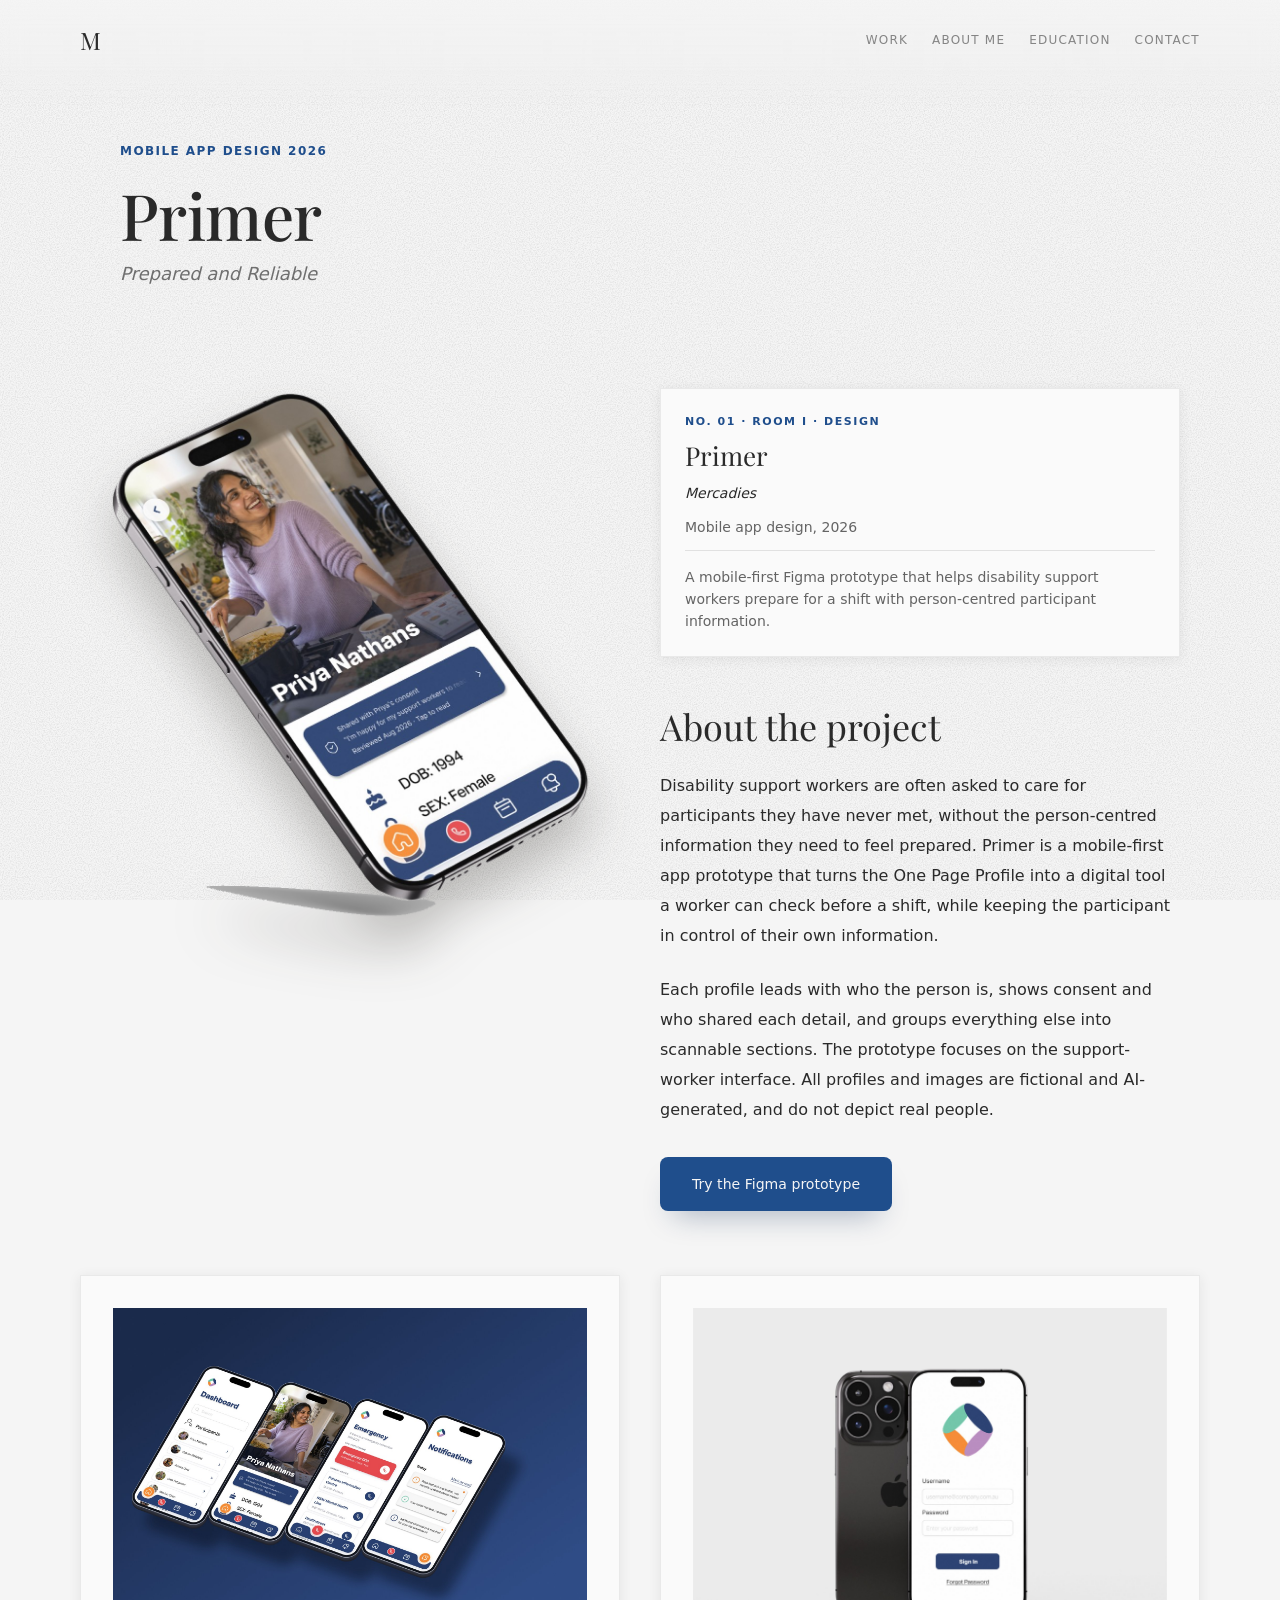
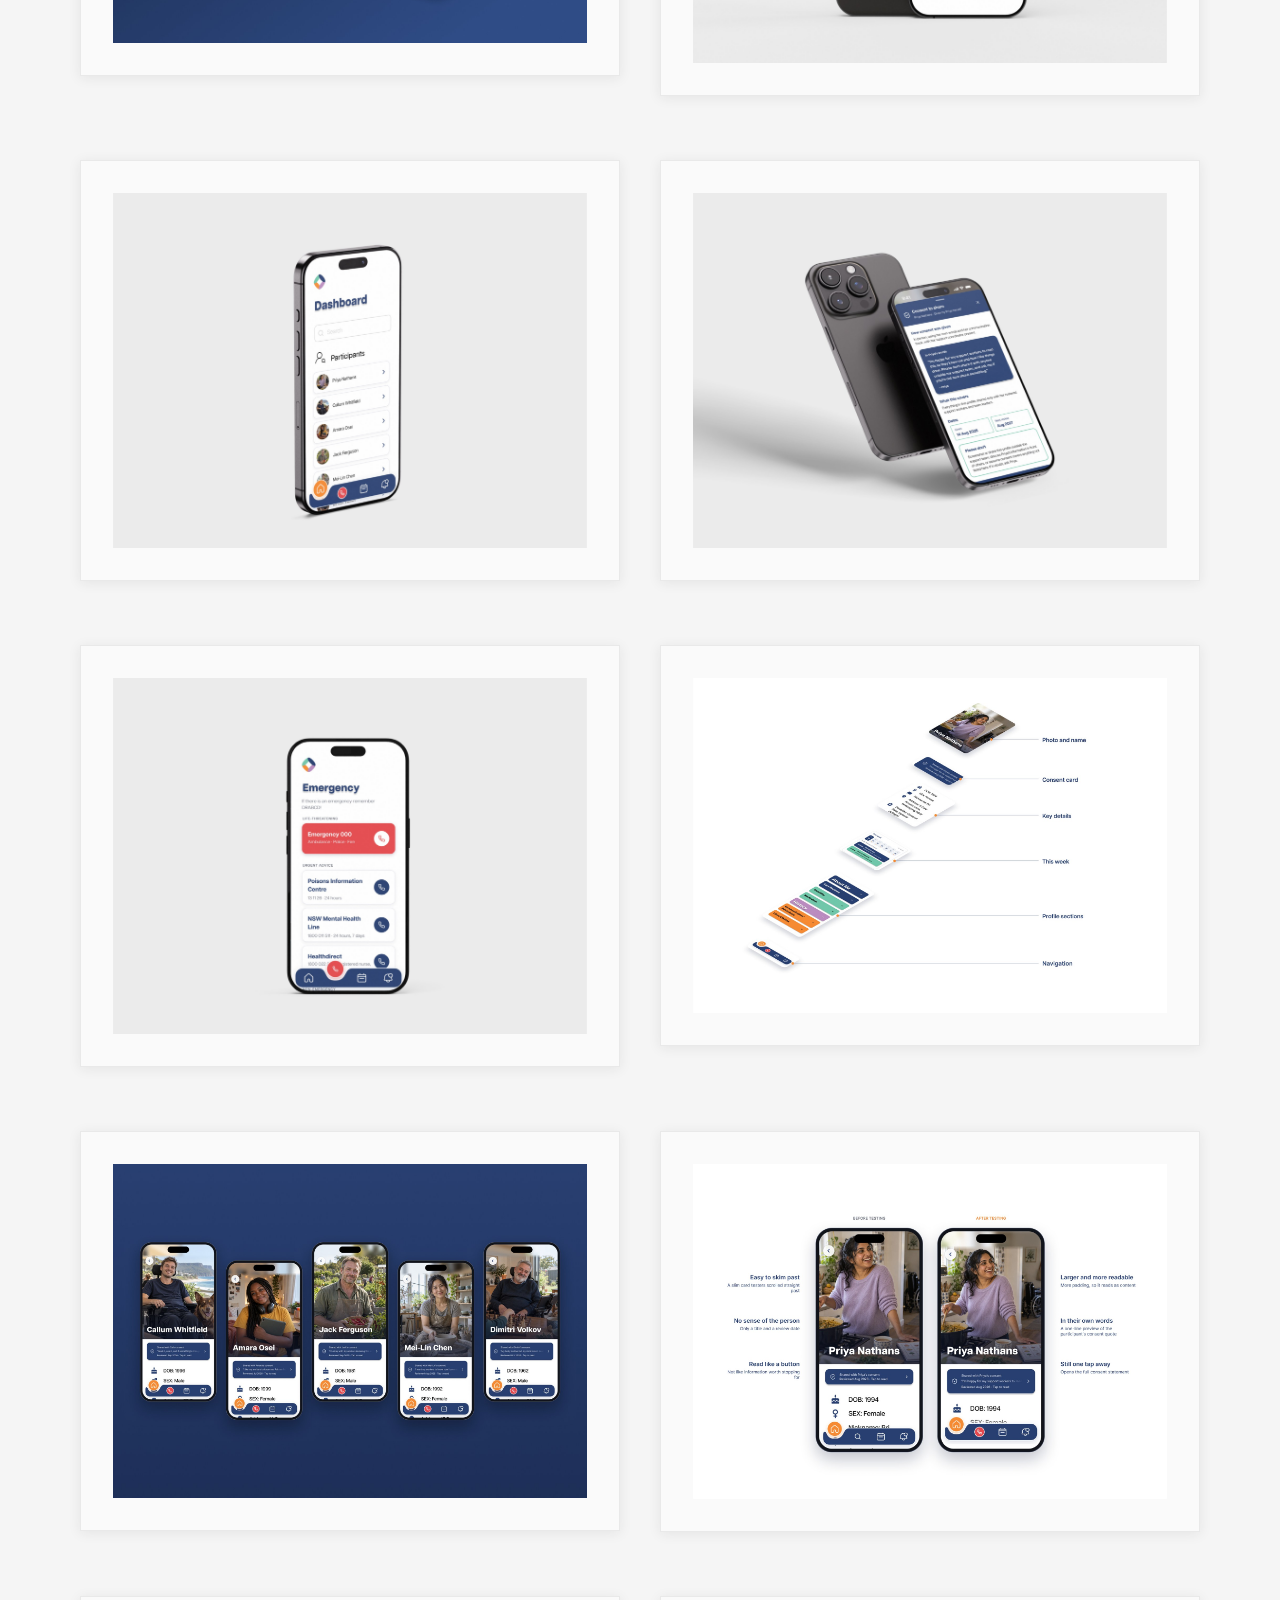
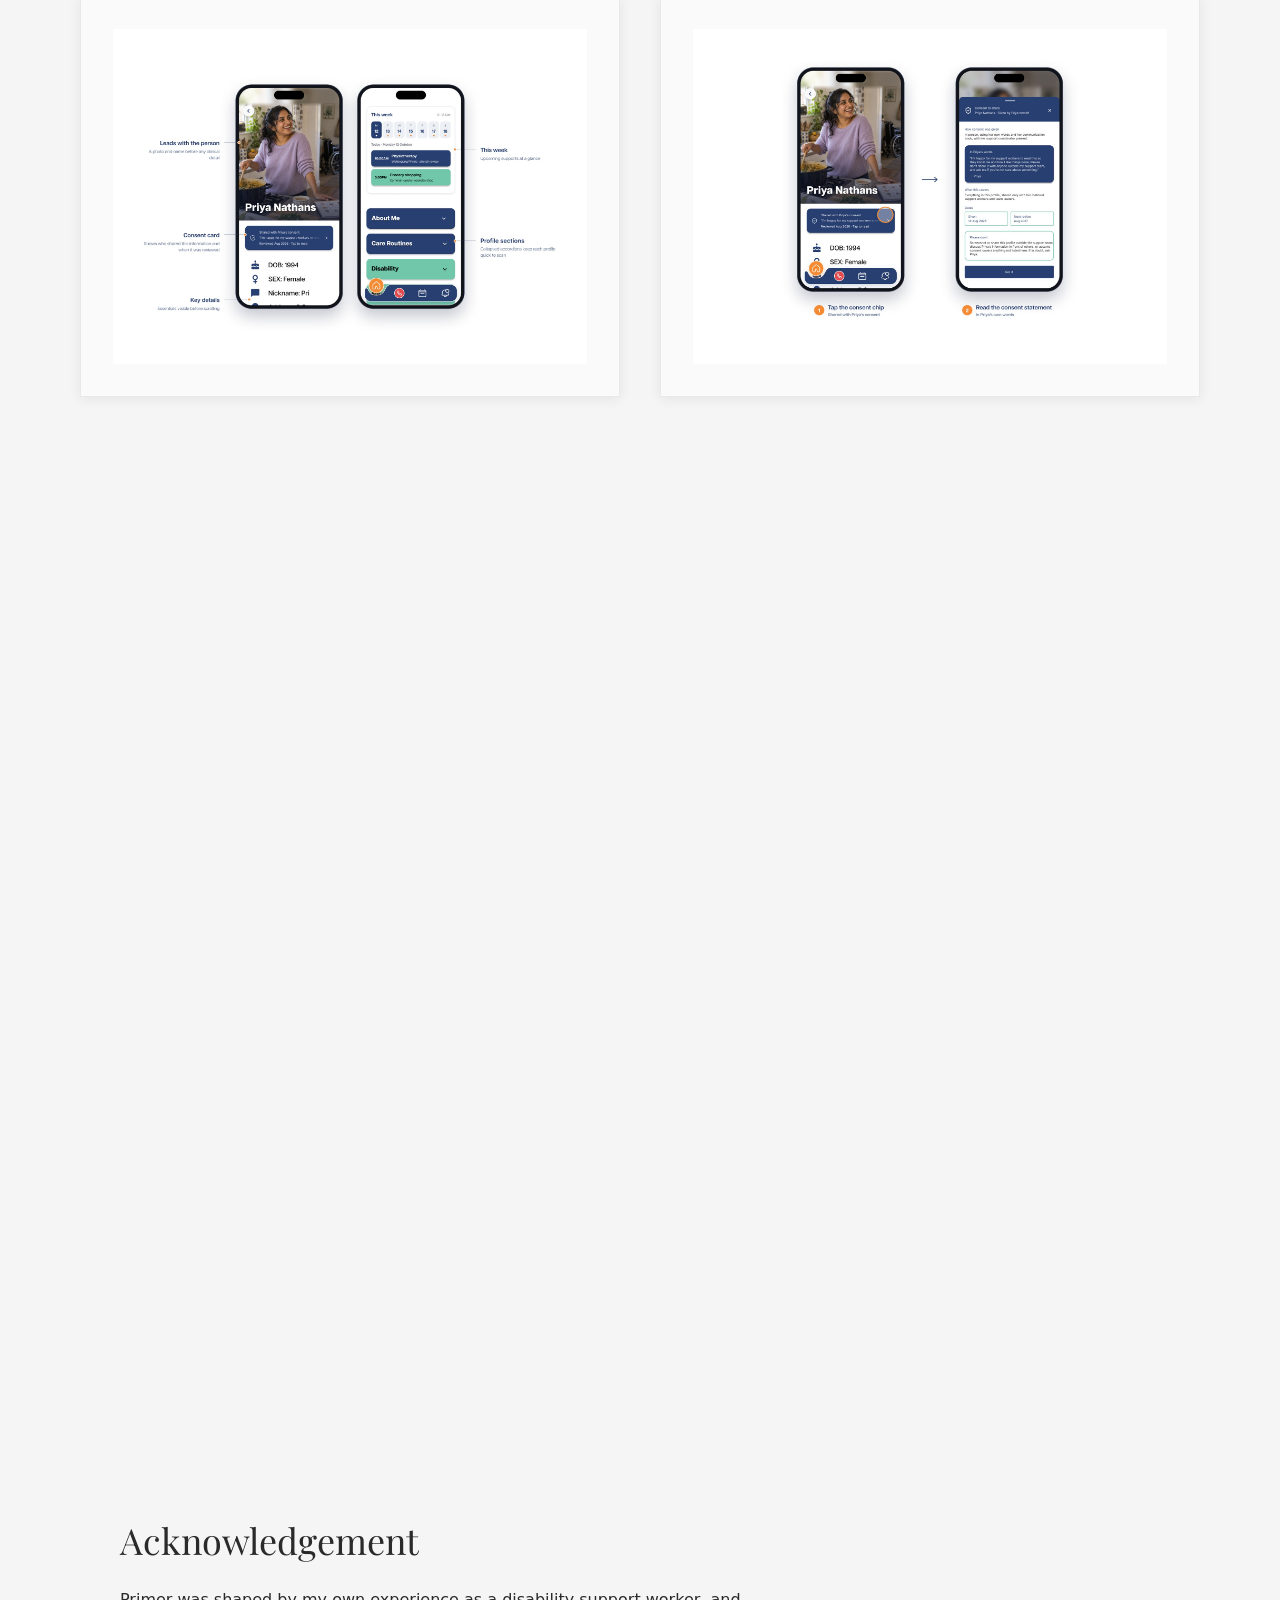
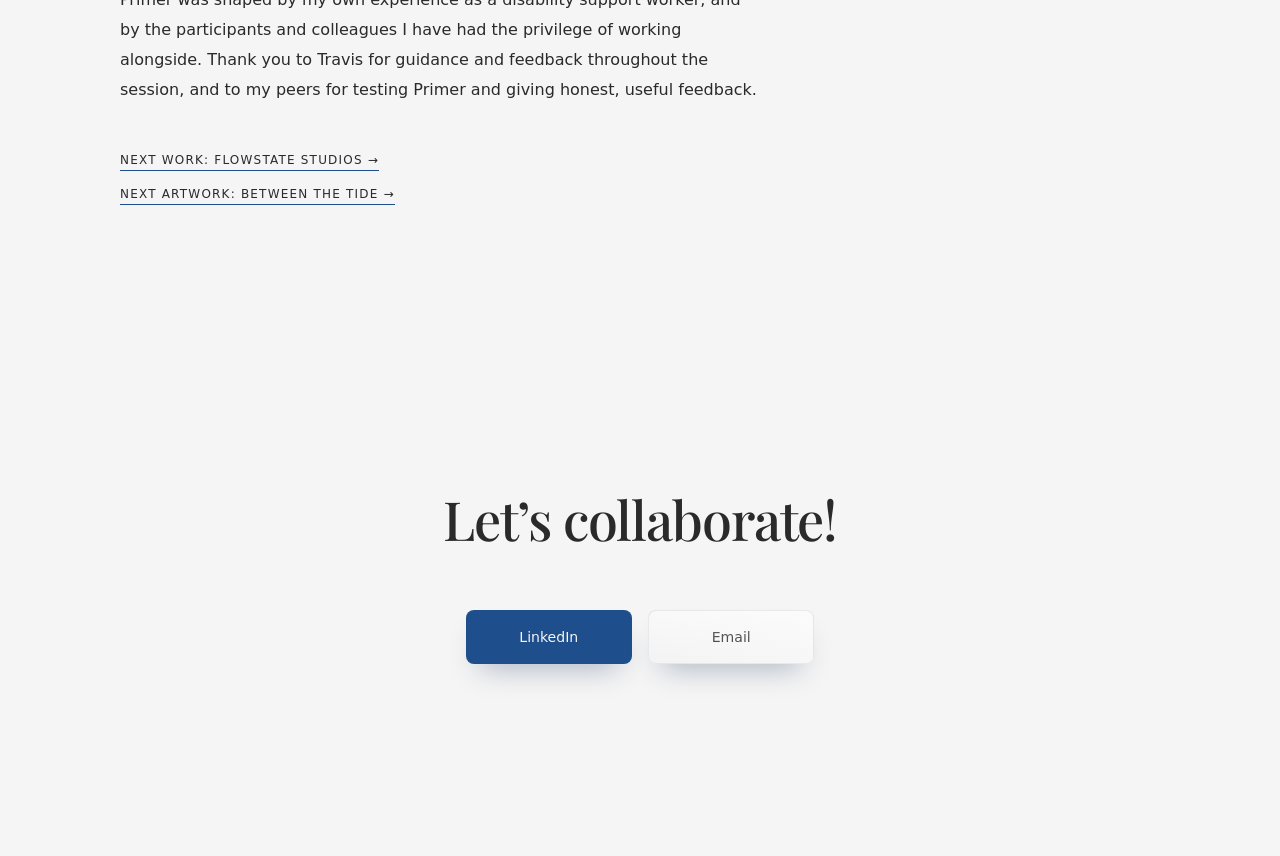
<file: projects/primer.html>
<!DOCTYPE html>
<html lang="en">
<head>
  <meta charset="UTF-8">
  <meta name="viewport" content="width=device-width, initial-scale=1">
  <title>Primer — Mercadies Portfolio</title>
  <meta name="description" content="Primer: a mobile-first Figma prototype that helps disability support workers prepare for a shift with person-centred participant information.">
  <link rel="icon" href="data:image/svg+xml,%3Csvg xmlns='http://www.w3.org/2000/svg' viewBox='0 0 64 64'%3E%3Crect width='64' height='64' rx='14' fill='%23000'/%3E%3Ctext x='32' y='46' text-anchor='middle' font-family='Inter,Arial,sans-serif' font-weight='900' font-size='40' fill='%23f6f6f6'%3EM%3C/text%3E%3C/svg%3E">
  <link rel="stylesheet" href="../styles.css">
  <link rel="stylesheet" href="gallery.css">
  <link rel="stylesheet" href="design.css">
  <script src="gallery.js" defer></script>
  <script src="title.js" defer></script>
</head>
<body>
  <div class="grain" aria-hidden="true"></div>
  <a href="#main" class="skip-link">Skip to main content</a>

  <header class="p-nav">
    <a class="p-nav__brand" href="../index.html" aria-label="Back to the studio">M</a>
    <nav class="p-nav__links" aria-label="Studio">
      <a href="../index.html#gallery">Work</a>
      <a href="../index.html#about">About Me</a>
      <a href="../index.html#education">Education</a>
      <a href="../index.html#contact">Contact</a>
    </nav>
  </header>

  <main id="main">
    <section class="p-intro" aria-label="Project title">
      <p class="p-eyebrow">Mobile App Design 2026</p>
      <h1 class="p-title">Primer</h1>
      <p class="p-tagline">Prepared and Reliable</p>
    </section>

    <div class="p-split">
      <aside class="p-aside" aria-label="About this project">
                <div class="p-label">
          <p class="p-label__cat">No. 01 · Room I · Design</p>
          <p class="p-label__title">Primer</p>
          <p class="p-label__artist">Mercadies</p>
          <p>Mobile app design, 2026</p>
          <p class="p-label__desc">A mobile-first Figma prototype that helps disability support workers prepare for a shift with person-centred participant information.</p>
        </div>

        <section aria-labelledby="about-primer">
          <h2 id="about-primer">About the project</h2>
          <p class="p-body">Disability support workers are often asked to care for participants they have never met, without the person-centred information they need to feel prepared. Primer is a mobile-first app prototype that turns the One Page Profile into a digital tool a worker can check before a shift, while keeping the participant in control of their own information.</p>
          <p class="p-body">Each profile leads with who the person is, shows consent and who shared each detail, and groups everything else into scannable sections. The prototype focuses on the support-worker interface. All profiles and images are fictional and AI-generated, and do not depict real people.</p>
          <a class="btn btn--dark btn--sm" href="https://www.figma.com/proto/wOpiq33Q63wbZKtH99v2N8/Primer?node-id=37-2056&p=f&viewport=219%2C122%2C0.21&t=B5bmzW8TOvxVwgDm-1&scaling=min-zoom&content-scaling=fixed&starting-point-node-id=37%3A2056&page-id=37%3A1975" target="_blank" rel="noopener">Try the Figma prototype</a>
        </section>
              
      </aside>

      <div class="p-main" aria-label="Primer screens and mockups">
        <figure class="p-frame p-side p-side--float is-cutout" style="margin: 0;">
          <a class="p-zoom" href="../assets/primer/iphone-mockup-2.jpg">
            <img src="../assets/primer/priya-profile-cutout.png" width="998" height="1095" loading="lazy"
                 alt="Primer participant profile for Priya Nathans on a phone, with photo, name and consent card">
          </a>
        </figure>
        <figure class="p-frame" style="margin: 0;">
          <a class="p-zoom" href="../assets/primer/floating-stack.jpg">
            <img src="../assets/primer/floating-stack.jpg" width="1800" height="1272" loading="lazy"
                 alt="Primer app screens floating in a stack on a navy background: dashboard, participant profile, emergency and notifications">
          </a>
        </figure>
        <figure class="p-frame" style="margin: 0;">
          <a class="p-zoom" href="../assets/primer/iphone-mockup-1.jpg">
            <img src="../assets/primer/iphone-mockup-1.jpg" width="2000" height="1499" loading="lazy"
                 alt="Primer sign-in screen on a phone, with the logo, username and password fields">
          </a>
        </figure>
        <figure class="p-frame" style="margin: 0;">
          <a class="p-zoom" href="../assets/primer/iphone-mockup-3.jpg">
            <img src="../assets/primer/iphone-mockup-3.jpg" width="2000" height="1499" loading="lazy"
                 alt="Primer dashboard on a phone, listing the participants a support worker supports">
          </a>
        </figure>
        <figure class="p-frame" style="margin: 0;">
          <a class="p-zoom" href="../assets/primer/iphone-mockup-4.jpg">
            <img src="../assets/primer/iphone-mockup-4.jpg" width="2000" height="1499" loading="lazy"
                 alt="Primer consent-to-share screen on a phone, with the participant's own words and review dates">
          </a>
        </figure>
        <figure class="p-frame" style="margin: 0;">
          <a class="p-zoom" href="../assets/primer/iphone-mockup-5.jpg">
            <img src="../assets/primer/iphone-mockup-5.jpg" width="2000" height="1499" loading="lazy"
                 alt="Primer emergency screen on a phone, with emergency 000 and urgent advice contacts">
          </a>
        </figure>
        <figure class="p-frame" style="margin: 0;">
          <a class="p-zoom" href="../assets/primer/exploded-profile.jpg">
            <img src="../assets/primer/exploded-profile.jpg" width="1800" height="1272" loading="lazy"
                 alt="Exploded view of a Primer participant profile: photo and name, consent card, key details, this week, profile sections and navigation">
          </a>
        </figure>
        <figure class="p-frame" style="margin: 0;">
          <a class="p-zoom" href="../assets/primer/more-profiles.jpg">
            <img src="../assets/primer/more-profiles.jpg" width="1800" height="1272" loading="lazy"
                 alt="Five Primer participant profile cards side by side, each with a fictional participant photo, name, consent card and key details">
          </a>
        </figure>
        <figure class="p-frame" style="margin: 0;">
          <a class="p-zoom" href="../assets/primer/before-after-consent.jpg">
            <img src="../assets/primer/before-after-consent.jpg" width="1800" height="1273" loading="lazy"
                 alt="Before and after testing of the consent card: the card was skimmed past before and is larger and easier to read after">
          </a>
        </figure>
        <figure class="p-frame" style="margin: 0;">
          <a class="p-zoom" href="../assets/primer/annotated-feature.jpg">
            <img src="../assets/primer/annotated-feature.jpg" width="1800" height="1273" loading="lazy"
                 alt="Annotated Primer profile: photo and name, consent card, key details, this week, and profile sections">
          </a>
        </figure>
        <figure class="p-frame" style="margin: 0;">
          <a class="p-zoom" href="../assets/primer/consent-flow.jpg">
            <img src="../assets/primer/consent-flow.jpg" width="1800" height="1273" loading="lazy"
                 alt="The Primer consent statement flow, in the participant's own words">
          </a>
        </figure>
        <figure class="p-frame" style="margin: 0;">
          <a class="p-zoom" href="../assets/primer/annotated-emergency.jpg">
            <img src="../assets/primer/annotated-emergency.jpg" width="1800" height="1273" loading="lazy"
                 alt="Annotated Primer emergency screen with emergency contacts and a confirm-before-calling step">
          </a>
        </figure>
        <figure class="p-frame" style="margin: 0;">
          <a class="p-zoom" href="../assets/primer/annotated-schedule.jpg">
            <img src="../assets/primer/annotated-schedule.jpg" width="1800" height="1273" loading="lazy"
                 alt="Annotated Primer weekly schedule screen with supports for the week">
          </a>
        </figure>
        <figure class="p-frame" style="margin: 0;">
          <a class="p-zoom" href="../assets/primer/annotated-notifications.jpg">
            <img src="../assets/primer/annotated-notifications.jpg" width="1800" height="1273" loading="lazy"
                 alt="Annotated Primer notifications screen with unread and read cards">
          </a>
        </figure>
        <figure class="p-frame" style="margin: 0;">
          <a class="p-zoom" href="../assets/primer/before-after-testing.jpg">
            <img src="../assets/primer/before-after-testing.jpg" width="1800" height="1273" loading="lazy"
                 alt="Before and after user testing of the Primer profile screen, showing the changes made after peer testing">
          </a>
        </figure>
      </div>
    </div>

    <section class="p-section" aria-labelledby="ack-primer">
      <h2 id="ack-primer">Acknowledgement</h2>
      <p class="p-body">Primer was shaped by my own experience as a disability support worker, and by the participants and colleagues I have had the privilege of working alongside. Thank you to Travis for guidance and feedback throughout the session, and to my peers for testing Primer and giving honest, useful feedback.</p>
      <a class="p-next" href="flowstate-studios.html">Next work: Flowstate Studios →</a>
      <a class="p-next" href="../paintings/between-the-tide.html">Next artwork: Between the Tide →</a>
    </section>

    <section class="p-contact" id="contact" aria-labelledby="contact-title">
      <h2 id="contact-title">Let’s collaborate!</h2>
      <div class="contact-row">
        <a class="btn btn--dark btn--sm" href="https://www.linkedin.com/in/mercadies-mcdonald-653913278" target="_blank" rel="noopener" aria-label="LinkedIn (opens in new tab)">LinkedIn</a>
        <a class="btn btn--light btn--sm" href="mailto:mercadiesjewel@gmail.com">Email</a>
      </div>
    </section>
  </main>
</body>
</html>
</file>
<file: styles.css>
@import url('https://fonts.googleapis.com/css2?family=Playfair+Display:wght@400;500;600;700;800&display=swap');

/* Design tokens (Hermès-inspired luxury system) */
:root {
  --bg: #f5f5f5;               /* off-white, clean and exclusive */
  --ink: #2a2a2a;              /* charcoal mid for warmth and elegance */
  --ink-light: #3d3d3d;        /* warm grey for depth */
  --accent: #1F4E8C;           /* ultramarine, drawn from Between the Tide */
  --surface: #e8e8e8;          /* subtle grey for cards and elements */
  --surface-light: #fafafa;
  --on-brand: #f5f5f5;

  /* Articulat CF is a commercial typeface; Inter is the fallback */
  --font-display: "Articulat CF", "Inter", system-ui, sans-serif;
  --font-body: "Inter", system-ui, sans-serif;
  --font-serif: "Garamond", "Georgia", serif;  /* Secondary serif font */
  --font-hero: "Playfair Display", "Georgia", serif;   /* Hero display font */

  /* Type scale for content text (hero, nav and buttons keep their own sizes) */
  --text-heading: 36px;     --lh-heading: 42px;
  --text-subheading: 24px;  --lh-subheading: 29px;
  --text-body: 16px;        --lh-body: 30px;

  /* Spacing scale (Emil Kowalski standard) */
  --space-50: 4px;
  --space-75: 8px;      /* was --space-200 */
  --space-100: 12px;    /* was --space-300 */
  --space-200: 16px;
  --space-300: 24px;
  --space-350: 28px;
  --space-400: 32px;
  --space-500: 40px;
  --space-600: 48px;
  --space-700: 64px;
  --space-800: 80px;
  --space-900: 96px;

  --radius-200: 8px;

  --shadow-card: 0 2px 12px rgba(42, 42, 42, 0.08);
  --shadow-sm: 0 1px 4px rgba(42, 42, 42, 0.06);
  --shadow-lg: 0 8px 24px rgba(42, 42, 42, 0.1);

  /* Side margin: 100px at full width (as designed), easing smoothly down to
     48px on tablets — no sudden jumps, so the nav switches to the hamburger
     at exactly one width */
  --gutter: clamp(48px, 6.26vw, 100px);

  --ease-expo: cubic-bezier(.16, 1, .3, 1);   /* shared "glide to a stop" easing */
  --ease-soft: cubic-bezier(.22, .61, .36, 1);
  --ease-settle: cubic-bezier(.22, .61, .36, 1);

  /* Section rhythm: sections are separated by generous, even space alone
     (no rules), with the same gap from heading to content everywhere */
  --section-space: 240px;
  --heading-gap: 56px;
}

*, *::before, *::after { box-sizing: border-box; }
html { scroll-behavior: smooth; }
html {
  background: #f5f5f5;
}
body {
  margin: 0;
  background: var(--bg);
  color: var(--ink);
  font-family: var(--font-display);
  -webkit-font-smoothing: antialiased;
  overflow-x: clip;                     /* full-bleed pieces never cause sideways scrolling */
}
h1, h2, h3, p { margin: 0; }
a {
  color: inherit;
  text-decoration: none;
  transition: color 0.4s ease-out, opacity 0.4s ease-out;
}
a:hover {
  opacity: .8;
}
img { display: block; }

/* Paper grain — minimized for Apple aesthetic clarity */
.grain {
  position: fixed;
  inset: 0;
  z-index: 100;
  pointer-events: none;
  mix-blend-mode: multiply;
  background-image: url("data:image/svg+xml,%3Csvg xmlns='http://www.w3.org/2000/svg' width='240' height='240'%3E%3Cfilter id='n'%3E%3CfeTurbulence type='fractalNoise' baseFrequency='.85' numOctaves='3' stitchTiles='stitch'/%3E%3CfeColorMatrix values='.35 0 0 0 .78 .35 0 0 0 .78 .35 0 0 0 .78 0 0 0 0 1'/%3E%3C/filter%3E%3Crect width='100%25' height='100%25' filter='url(%23n)'/%3E%3C/svg%3E");
}

/* ---------- Background — subtle, not decorative ----------
   Soft gradient background. Removed continuous animation for clarity. */
.ambient {
  position: fixed;
  inset: 0;
  z-index: -1;
  overflow: hidden;
  pointer-events: none;
  background: transparent;
}
/* Each glow is an irregular cloud: several soft ovals of different sizes,
   placed off-centre so they merge into a lumpy, organic shape (each glow
   has its own). It flows along a looping path made of two circles turning
   at different speeds (an orbit inside an orbit), turns very slowly and
   stretches/squashes gently, so its silhouette keeps shifting. Every motion
   is a continuous loop: it never stops, never reverses, never shows a seam.
     --x/--y  anchor point     --r1/--t1  big circle radius / lap time
     --size   cloud area       --r2/--t2  small circle radius / lap time
     --tone   centre colour    --tb  stretch time   --ts  turn time   --dir  orbit direction */
.ambient__orbit {
  position: absolute;
  left: var(--x);
  top: var(--y);
  width: 0;
  height: 0;
  display: none;
  animation: orbit var(--t1) linear infinite var(--dir, normal);
  animation-delay: var(--phase, 0s);
}
.ambient__blob {
  position: absolute;
  left: calc(var(--size) / -2);
  top: calc(var(--size) / -2);
  width: var(--size);
  height: var(--size);
  /* Feathered falloff (roughly a bell curve) for every oval, so the
     cloud melts into the background with no visible edge */
  --fall:
    var(--tone) 0%,
    color-mix(in srgb, var(--tone) 72%, transparent) 22%,
    color-mix(in srgb, var(--tone) 42%, transparent) 45%,
    color-mix(in srgb, var(--tone) 17%, transparent) 68%,
    color-mix(in srgb, var(--tone) 5%, transparent) 86%,
    transparent 100%;
  background: var(--shape);
  --r1: var(--r2);                    /* inner circle reuses the orbit keyframes */
  animation:
    orbit var(--t2) linear infinite reverse,
    turn var(--ts) linear infinite,
    stretch var(--tb) ease-in-out infinite alternate;
}
@keyframes orbit {
  from { transform: rotate(0turn) translateX(var(--r1)); }
  to   { transform: rotate(1turn) translateX(var(--r1)); }
}
@keyframes turn {
  from { rotate: 0turn; }
  to   { rotate: 1turn; }
}
@keyframes stretch {
  from { scale: .94 1.06; }
  to   { scale: 1.08 .92; }
}
/* Four different cloud shapes — each oval: size, then where it sits */
.ambient__orbit--a .ambient__blob { --shape:
  radial-gradient(ellipse 34% 26% at 38% 44%, var(--fall)),
  radial-gradient(ellipse 24% 30% at 60% 54%, var(--fall)),
  radial-gradient(ellipse 20% 16% at 50% 30%, var(--fall)),
  radial-gradient(ellipse 16% 20% at 30% 62%, var(--fall)); }
.ambient__orbit--b .ambient__blob { --shape:
  radial-gradient(ellipse 30% 22% at 46% 52%, var(--fall)),
  radial-gradient(ellipse 18% 28% at 66% 40%, var(--fall)),
  radial-gradient(ellipse 22% 14% at 34% 36%, var(--fall)),
  radial-gradient(ellipse 14% 18% at 58% 70%, var(--fall)); }
.ambient__orbit--c .ambient__blob { --shape:
  radial-gradient(ellipse 28% 32% at 44% 46%, var(--fall)),
  radial-gradient(ellipse 26% 16% at 62% 64%, var(--fall)),
  radial-gradient(ellipse 14% 20% at 68% 34%, var(--fall)); }
.ambient__orbit--d .ambient__blob { --shape:
  radial-gradient(ellipse 32% 20% at 50% 46%, var(--fall)),
  radial-gradient(ellipse 20% 24% at 34% 58%, var(--fall)),
  radial-gradient(ellipse 18% 22% at 66% 36%, var(--fall)),
  radial-gradient(ellipse 12% 14% at 72% 62%, var(--fall)); }
.ambient__orbit--a { --x: 18%; --y: 22%; --size: 120vmax; --tone: rgba(50, 50, 50, .15);
                     --r1: 21vw; --t1: 40s; --r2: 10vw; --t2: 26s; --tb: 17s; --ts: 200s; }
.ambient__orbit--b { --x: 82%; --y: 78%; --size: 132vmax; --tone: rgba(36, 36, 36, .13);
                     --r1: 25vw; --t1: 48s; --r2: 11vw; --t2: 31s; --tb: 20s; --ts: 240s; --dir: reverse; --phase: -9s; }
.ambient__orbit--c { --x: 55%; --y: 42%; --size: 90vmax;  --tone: rgba(60, 60, 60, .12);
                     --r1: 27vw; --t1: 34s; --r2: 9vw;  --t2: 23s; --tb: 14s; --ts: 170s; --phase: -14s; }
.ambient__orbit--d { --x: 12%; --y: 88%; --size: 98vmax;  --tone: rgba(44, 44, 44, .125);
                     --r1: 18vw; --t1: 42s; --r2: 12vw; --t2: 28s; --tb: 18s; --ts: 220s; --dir: reverse; --phase: -4s; }

.page {
  max-width: 1597px;
  margin: 0 auto;
  padding: 0 var(--gutter);
}

/* ---------- Nav ---------- */
/* Sticky nav: sits 50px down at the top of the page (as designed), then tucks
   up to a 10px inset once scrolled — the negative top means the bar never
   changes height, so nothing below it shifts. */
.site-header {
  --header-pad: 50px;
  position: sticky;
  top: calc(10px - var(--header-pad));
  z-index: 50;
  padding: var(--header-pad) 0 10px;
  /* Clear at the top so the living background flows behind it; once
     scrolled it becomes frosted glass over the moving gradient */
  background: rgba(246, 246, 246, 0);
  transition: box-shadow .3s ease, background-color .6s ease;
}
.site-header.is-stuck,
.site-header.is-open {
  background: rgba(246, 246, 246, .62);
  -webkit-backdrop-filter: blur(8px) saturate(1.1);
  backdrop-filter: blur(8px) saturate(1.1);
}
.site-header.is-stuck { box-shadow: 0 6px 18px -10px rgba(0, 0, 0, .25); }
/* Nav jumps land each heading ~90px from the top, just under the bar */
section[id] { scroll-margin-top: calc(90px - var(--section-space)); }
/* Desktop: the "M" and every link are spread evenly across the bar, with the
   same gap between each word. When the words can no longer all fit with at
   least --nav-min-gap between them, main.js adds .nav-compact to <html> and
   the bar switches to the hamburger menu, so no word is ever squeezed or cut. */
.nav {
  --nav-min-gap: 48px;
  display: flex;
  align-items: center;
  justify-content: space-between;
  gap: var(--nav-min-gap);
}
.nav ul {
  margin: 0;
  padding: 0;
  list-style: none;
}
html:not(.nav-compact) .nav ul { display: contents; }   /* links join the even spread */
.nav a {
  display: inline-block;
  font-weight: 900;
  font-size: 20px;
  line-height: 50px;
  white-space: nowrap;
  position: relative;
  transition: opacity 0.4s ease-out, transform 0.4s cubic-bezier(0.34, 1.56, 0.64, 1);
}
/* "M" mark: always visible, takes you back to the top of the landing page */
/* Soft hover: the other links fade back slightly while the hovered one lifts and underlines */
@media (hover: hover) {
  .nav:hover a:not(:hover) { opacity: .5; }
  .nav a:hover {
    transform: translateY(-2px);
    color: var(--accent);
  }
}
.nav a:focus-visible {
  transform: translateY(-1px);
  outline: 2px solid var(--accent);
  outline-offset: 4px;
}
.nav a::after {
  content: "";
  position: absolute;
  left: 0; right: 0; bottom: 10px;
  height: 2px;
  background: var(--accent);
  transform: scaleX(0);
  transform-origin: right;
  transition: transform 0.5s cubic-bezier(0.34, 1.56, 0.64, 1);
}
.nav a:hover::after, .nav a:focus-visible::after,
.nav a.is-current::after {             /* underline follows the section you're reading */
  transform: scaleX(1);
  transform-origin: left;
}

/* Hamburger button (only when the words no longer fit) */
.nav__toggle {
  display: none;
  position: relative;
  width: 44px;
  height: 44px;
  margin: 3px -10px 3px auto;         /* optically aligns the bars with the gutter */
  padding: 0;
  border: 0;
  border-radius: 50%;
  background: transparent;
  color: var(--ink);
  cursor: pointer;
  transition: background-color .3s var(--ease-soft);
}
.nav__toggle {
  transition: background-color 0.4s ease-out, transform 0.4s cubic-bezier(0.34, 1.56, 0.64, 1);
}
.nav__toggle:hover {
  background-color: rgba(0, 0, 0, .08);
  transform: scale(1.06);
}
.nav__toggle:active {
  transform: scale(0.94);
}
.nav__toggle:focus-visible {
  outline: 2px solid var(--ink);
  outline-offset: 2px;
}
.nav__toggle span {
  position: absolute;
  left: 11px;
  width: 22px;
  height: 2px;
  border-radius: 2px;
  background: currentColor;
  transition: transform .45s var(--ease-soft), opacity .25s var(--ease-soft);
}
.nav__toggle span:nth-child(1) { top: 15px; }
.nav__toggle span:nth-child(2) { top: 21px; }
.nav__toggle span:nth-child(3) { top: 27px; }
/* Bars fold into an X when the menu is open */
.is-open .nav__toggle span:nth-child(1) { transform: translateY(6px) rotate(45deg); }
.is-open .nav__toggle span:nth-child(2) { opacity: 0; transform: scaleX(.3); }
.is-open .nav__toggle span:nth-child(3) { transform: translateY(-6px) rotate(-45deg); }

/* While switching between the full bar and the hamburger, nothing animates —
   so the closed dropdown never flashes open on the way */
.nav-switching .nav ul,
.nav-switching .nav li,
.nav-switching .nav a,
.nav-switching .nav__toggle,
.nav-switching .nav__toggle span { transition: none !important; }

/* ---- Compact (hamburger) mode ---- */
.nav-compact .site-header.is-open { box-shadow: 0 6px 18px -10px rgba(0, 0, 0, .25); }
.nav-compact .nav { gap: 0; }
.nav-compact .nav__toggle { display: block; }

/* Dropdown panel: fades and glides down from under the bar */
.nav-compact .nav ul {
  position: absolute;
  top: 100%;
  left: 0;
  right: 0;
  display: flex;
  flex-direction: column;
  align-items: flex-end;
  padding: 8px var(--gutter) 28px;
  background: rgba(246, 246, 246, .97);
  box-shadow: 0 18px 24px -18px rgba(0, 0, 0, .3);
  opacity: 0;
  visibility: hidden;
  transform: translateY(-12px);
  transition: opacity .35s var(--ease-soft), transform .45s var(--ease-soft), visibility 0s linear .45s;
}
.nav-compact .is-open .nav ul {
  opacity: 1;
  visibility: visible;
  transform: none;
  transition: opacity .35s var(--ease-soft), transform .45s var(--ease-soft), visibility 0s;
}

/* Links drift in one after another */
.nav-compact .nav li {
  opacity: 0;
  transform: translateY(-8px);
  transition: opacity .3s var(--ease-soft), transform .4s var(--ease-soft);
}
.nav-compact .is-open .nav li { opacity: 1; transform: none; }
.nav-compact .is-open .nav li:nth-child(1) { transition-delay: .06s; }
.nav-compact .is-open .nav li:nth-child(2) { transition-delay: .10s; }
.nav-compact .is-open .nav li:nth-child(3) { transition-delay: .14s; }
.nav-compact .is-open .nav li:nth-child(4) { transition-delay: .18s; }
.nav-compact .is-open .nav li:nth-child(5) { transition-delay: .22s; }
.nav-compact .nav li a { line-height: 48px; }
.nav-compact .nav li a::after { bottom: 9px; }

/* ---------- Hero ---------- */
/* The hero fills the first screen, with the lockup centred in it */
.hero {
  container-type: inline-size;
  display: flex;
  align-items: center;
  justify-content: center;
  /* Fills the first screen, but never taller than 60% of the width — so on
     narrow screens the space above/below shrinks with the lockup and keeps
     the same balance as desktop (lockup ≈ 36% of the hero's height) */
  --header-h: 110px;                  /* nav bar height at the top of the page */
  min-height: min(calc(100svh - var(--header-h)), 60vw);
  padding-block: min(80px, 8vw);
}
/* Lockup: everything is sized in em off one font-size, so the three pieces
   scale together as a single unit and never shift relative to each other.
   The name spans the full content width (uppercase name ≈ 5.86em wide). */
.hero__lockup {
  width: max-content;
  font-size: 17cqi;
  font-weight: 900;
}
.hero__eyebrow,
.hero__year {
  font-size: max(.12em, 10px);        /* Reduced size to emphasize the name */
  font-weight: 400;
  line-height: 1.2;
}
.hero__title {
  margin: .07em 0 .05em;
  font-family: var(--font-hero);
  font-size: 1em;
  font-weight: 400;
  line-height: .8;
  letter-spacing: -.02em;
  text-shadow: 0 .031em .031em rgba(0, 0, 0, .25);
}
.hero__year { text-align: right; }
.hero__chars { display: inline-block; }
.hero__chars > span { display: inline-block; }
/* Skip link: visible on focus for keyboard users */
.skip-link {
  position: absolute;
  top: -40px;
  left: 0;
  background: var(--ink);
  color: var(--bg);
  padding: 8px 16px;
  text-decoration: none;
  z-index: 100;
  border-radius: 0 0 8px 0;
}
.skip-link:focus {
  top: 0;
}

.sr-only {
  position: absolute;
  width: 1px;
  height: 1px;
  overflow: hidden;
  clip: rect(0 0 0 0);
  white-space: nowrap;
}

/* ---------- Intro build: a title builds itself piece by piece ----------
   Used by the landing hero and project page titles ([data-intro]).
   .js-intro is set in <head> (skipped for reduced-motion users) so nothing
   flashes before the sequence. It replays every time it comes back into
   view: hidden → .intro-play (animating) → .is-built (finished); scrolling
   it fully out of view resets it to hidden.
   Sequence: letters rise and sharpen one after another → "Creative
   Portfolio" drops onto the name → "2026" rises into its slot → the
   shadow ([data-intro-shadow]) settles underneath. */
.js-intro [data-intro]:not(.is-built) .hero__chars > span,
.js-intro [data-intro]:not(.is-built) .hero__eyebrow,
.js-intro [data-intro]:not(.is-built) .hero__year { opacity: 0; }
.js-intro [data-intro]:not(.is-built):not(.is-settled) [data-intro-shadow] {
  text-shadow: 0 .031em .031em rgba(0, 0, 0, 0);
}
.js-intro [data-intro-shadow] { transition: text-shadow 1.4s ease; }

[data-intro] { --stagger: 110ms; }      /* gap between letters (longer titles use less) */
[data-intro].intro-play .hero__chars > span {
  animation: brick-in 1.9s var(--ease-expo) calc(var(--i) * var(--stagger)) both;
}
[data-intro].intro-play .hero__eyebrow { animation: drop-in 1.7s var(--ease-expo) .9s both; }
[data-intro].intro-play .hero__year    { animation: rise-in 1.7s var(--ease-expo) 1.2s both; }

/* Once built, the letters are free to respond to the pointer */
[data-intro].is-built .hero__chars > span { animation: none; }
@media (hover: hover) and (pointer: fine) and (prefers-reduced-motion: no-preference) {
  [data-intro].is-built .hero__chars > span {
    transition: transform .6s var(--ease-expo), color .4s ease-out;
  }
  [data-intro].is-built .hero__chars > span:hover {
    transform: translateY(-.05em);
    color: var(--accent);
  }
}

/* Reading progress: a hairline along the top edge that fills as you scroll */
.scroll-progress {
  position: fixed;
  top: 0; left: 0; right: 0;
  height: 2px;
  background: var(--accent);
  transform-origin: left;
  transform: scaleX(0);
  z-index: 200;
  pointer-events: none;
}

/* Nav arrives once, on first load only, after the hero has mostly built:
   desktop links drift down one by one; on smaller screens the menu button fades in */
.nav-intro .nav__toggle,
.nav-intro .nav__brand { opacity: 0; }
.nav-intro.nav-play .nav__toggle,
.nav-intro.nav-play .nav__brand { animation: fade-in 1.8s ease 1.8s both; }
/* Full bar: the M arrives first, then the links one by one */
.nav-intro:not(.nav-compact) .nav li { opacity: 0; }
.nav-intro.nav-play:not(.nav-compact) .nav__brand,
.nav-intro.nav-play:not(.nav-compact) .nav li {
  animation: nav-in 1.8s var(--ease-expo) calc(1.8s + var(--n) * 140ms) both;
}
.nav__brand { --n: 0; }
.nav li:nth-child(1) { --n: 1; }
.nav li:nth-child(2) { --n: 2; }
.nav li:nth-child(3) { --n: 3; }
.nav li:nth-child(4) { --n: 4; }
.nav li:nth-child(5) { --n: 5; }
@keyframes nav-in {
  from { opacity: 0; transform: translateY(-10px); }
  to   { opacity: 1; transform: none; }
}

/* ---------- Section reveals ----------
   Quieter than the hero on purpose (no blur, no letter build). Every
   section enters the same way: heading (--d:0) → main content (--d:1) →
   secondary piece (--d:2), each rising and fading in with the same
   duration and spacing. */
.motion [data-reveal-group]:not(.is-revealed) [data-reveal] { opacity: 0; }
.motion .is-revealed [data-reveal] {
  animation: reveal-up 0.9s cubic-bezier(0.16, 1, 0.3, 1) calc(var(--d, 0) * 120ms) both;
}
@keyframes reveal-up {
  from { opacity: 0; }
  to   { opacity: 1; }
}

@keyframes brick-in {
  from { opacity: 0; transform: translateY(12px); }
  to   { opacity: 1; transform: none; }
}
@keyframes drop-in {
  from { opacity: 0; transform: translateY(12px); }
  to   { opacity: 1; transform: none; }
}
@keyframes rise-in {
  from { opacity: 0; transform: translateY(12px); }
  to   { opacity: 1; transform: none; }
}
@keyframes fade-in {
  from { opacity: 0; }
  to   { opacity: 1; }
}

/* ---------- Smooth interaction animations ---------- */
/* Link hover: smooth underline reveal from right to left */
@keyframes link-underline {
  from { transform: scaleX(0); transform-origin: right; }
  to   { transform: scaleX(1); transform-origin: left; }
}

/* Card lift: gentle hover lift with shadow depth */
@keyframes card-lift {
  to {
    transform: translateY(-4px);
    box-shadow: 0 12px 24px rgba(0, 0, 0, .15);
  }
}

/* Pulse: subtle attention draw */
@keyframes pulse {
  0%, 100% { opacity: 1; }
  50% { opacity: .7; }
}

/* Scale in: element appears with slight scale */
@keyframes scale-in {
  from { opacity: 0; transform: scale(.95); }
  to   { opacity: 1; transform: scale(1); }
}

/* Slide from left */
@keyframes slide-in-left {
  from { opacity: 0; transform: translateX(-20px); }
  to   { opacity: 1; transform: translateX(0); }
}

/* Slide from right */
@keyframes slide-in-right {
  from { opacity: 0; transform: translateX(20px); }
  to   { opacity: 1; transform: translateX(0); }
}

/* Section headings ---------- */
.section-title {
  font-family: var(--font-hero);
  font-weight: 400;
  font-size: var(--text-heading);
  line-height: var(--lh-heading);
  letter-spacing: -0.5px;
  text-wrap: balance;
  transition: color 0.5s ease-out;
  position: relative;
  padding-bottom: var(--space-200);
}
.section-title::after {
  content: "";
  position: absolute;
  bottom: 0;
  left: 0;
  width: 0;
  height: 2px;
  background: var(--accent);
  transition: width 0.5s ease-out;
}
@media (hover: hover) {
  .section-title:hover {
    color: var(--accent);
  }
  .section-title:hover::after {
    width: 100%;
  }
}

/* ---------- Section rhythm ---------- */
.about, .education, .projects, .contact {
  padding-block: var(--section-space);
  position: relative;
}
.about::before, .education::before, .projects::before {
  content: "";
  position: absolute;
  top: 0;
  left: 10%;
  right: 10%;
  height: 1px;
  background: linear-gradient(to right, transparent, var(--surface) 20%, var(--surface) 80%, transparent);
}


/* ---------- Intro About (Quick About + Photo) ---------- */
.intro-about {
  display: grid;
  grid-template-columns: minmax(0, 600px) minmax(0, 1fr);
  column-gap: var(--space-800);
  align-items: center;
  padding-block: var(--section-space);
  transition: opacity 0.6s ease-out, transform 0.6s cubic-bezier(0.34, 1.56, 0.64, 1);
}
@media (hover: hover) {
  .intro-about:hover {
    opacity: 1;
  }
}
.intro-about__text {
  padding-right: var(--gutter);
}
.intro-about__tagline {
  font-weight: 600;
  font-size: 14px;
  letter-spacing: 0.08em;
  text-transform: uppercase;
  margin-bottom: var(--space-200);
  color: rgba(0, 0, 0, 0.6);
}
.intro-about__body {
  font-weight: 400;
  font-size: var(--text-body);
  line-height: var(--lh-body);
  margin-top: 0;
  text-wrap: pretty;
  transition: color 0.6s ease-out, transform 0.6s cubic-bezier(0.34, 1.56, 0.64, 1);
}
@media (hover: hover) {
  .intro-about__body:hover {
    color: var(--ink-light);
    transform: translateX(2px);
  }
}
.intro-about__media {
  display: flex;
  align-items: center;
  justify-content: center;
}
.intro-about__photo {
  width: 100%;
  max-width: 400px;
  aspect-ratio: 1;
  background-color: #e8e6e1;
  border-radius: 8px;
}

@media (max-width: 900px) {
  .intro-about { grid-template-columns: minmax(0, 1fr); row-gap: var(--space-400); }
  .intro-about__signature { justify-self: start; }
}

/* ---------- About ---------- */
.about {
  padding-block: var(--section-space);
}
.about__body {
  width: 600px;
  max-width: 100%;
  margin-top: var(--heading-gap);
  font-weight: 400;
  font-size: var(--text-body);
  line-height: var(--lh-body);
  text-wrap: pretty;
  transition: color 0.6s ease-out, transform 0.6s cubic-bezier(0.34, 1.56, 0.64, 1);
}
@media (hover: hover) {
  .about__body:hover {
    color: var(--ink-light);
    transform: translateX(2px);
  }
}

/* ---------- Education ---------- */
.education__layout {
  display: grid;
  grid-template-columns: 1fr 1fr;
  gap: var(--space-600);
  align-items: flex-start;
  margin-top: var(--heading-gap);
}
.education__degree {
  font-weight: 700;
  font-size: var(--text-subheading);
  line-height: var(--lh-subheading);
  transition: color 0.5s ease-out;
}
@media (hover: hover) {
  .education:hover .education__degree {
    color: var(--ink-light);
  }
}
/* Each line is its own block; the degree can only break between
   "Bachelor of Creative Arts" and "(Visual Arts and Design)", never mid-phrase */
.education__degree > span { display: block; }
.nowrap { white-space: nowrap; }
.education__body {
  width: 603px;
  max-width: 100%;
  margin-top: var(--space-400);
  font-weight: 400;
  font-size: var(--text-body);
  line-height: var(--lh-body);
  text-wrap: pretty;
  transition: color 0.6s ease-out, transform 0.6s cubic-bezier(0.34, 1.56, 0.64, 1);
}
@media (hover: hover) {
  .education__body:hover {
    color: var(--ink-light);
    transform: translateX(2px);
  }
}
.resume {
  margin-top: var(--space-700);
}
.resume__container {
  display: flex;
  flex-direction: column;
  gap: var(--space-300);
}
.resume__text {
  display: flex;
  flex-direction: column;
  gap: var(--space-100);
}
.resume__label {
  font-weight: 700;
  font-size: 12px;
  letter-spacing: 0.12em;
  text-transform: uppercase;
  color: rgba(26, 26, 26, 0.5);
  margin: 0;
  transition: color 0.5s ease-out;
}
.resume:hover .resume__label {
  color: rgba(26, 26, 26, 0.7);
}
.resume__prompt {
  font-weight: 600;
  font-style: italic;
  font-size: var(--text-body);
  line-height: var(--lh-body);
  color: rgba(0, 0, 0, 0.8);
  margin: 0;
  transition: color 0.5s ease-out;
}
.resume:hover .resume__prompt {
  color: rgba(0, 0, 0, 1);
}
@media (max-width: 800px) {
  .resume__container {
    grid-template-columns: 1fr;
    gap: var(--space-300);
  }
  .resume {
    padding: var(--space-400);
  }
}

/* ---------- Design projects ---------- */
/* Expanding gallery: cards sit on one horizontal plane. The active card
   glides open while the others fold into slim slices; hover (desktop) or
   tap/swipe (touch) moves between them. */
/* ---------- Projects: a static grid of tiles ---------- */
.projects__grid {
  margin-top: var(--heading-gap);
  display: grid;
  grid-template-columns: repeat(3, minmax(0, 1fr));
  gap: var(--space-300);
}
@media (max-width: 900px) {
  .projects__grid { grid-template-columns: minmax(0, 1fr); }
}

/* ---------- Micro-interactions: shared tile system ---------- */
.tile {
  position: relative;
  display: flex;
  flex-direction: column;
  gap: var(--space-200);
  padding: var(--space-300);
  border-radius: 24px;
  background: var(--surface-light);
  box-shadow: var(--shadow-card);
  color: var(--ink);
  isolation: isolate;
  overflow: hidden;
  transition: box-shadow 0.6s ease-out;
}
.tile--project:hover,
.tile--project:focus-visible { box-shadow: 0 24px 48px rgba(42, 42, 42, 0.14); }
.tile--project:focus-visible { outline: 2px solid var(--accent); outline-offset: 4px; }

.tile__media {
  position: relative;
  display: block;
  aspect-ratio: 4 / 3;
  border-radius: 16px;
  overflow: hidden;
  background: var(--surface);
  transition: transform 0.5s ease-out;
}
.tile__media img {
  position: absolute;
  inset: 0;
  width: 100%;
  height: 100%;
  object-fit: cover;
  transition: transform 0.8s var(--ease-expo);
}
.tile--project:hover .tile__media img { transform: scale(1.04); }
.tile__media--type { display: flex; align-items: center; justify-content: center; }
.tile__word {
  font-family: var(--font-hero);
  font-size: 56px;
  line-height: 1;
  color: var(--ink);
}

.tile__body { display: flex; flex-direction: column; gap: 6px; }
.tile__title {
  font-weight: 700;
  font-size: var(--text-subheading);
  line-height: var(--lh-subheading);
}
.tile__meta {
  font-size: var(--text-body);
  line-height: var(--lh-body);
  color: rgba(42, 42, 42, 0.6);
}

.tile--spotlight::before {
  content: "";
  position: absolute;
  inset: 0;
  z-index: 2;
  background: radial-gradient(circle 220px at var(--mx, 50%) var(--my, 50%), rgba(31, 78, 140, 0.16), transparent 70%);
  opacity: 0;
  transition: opacity 0.4s ease-out;
  pointer-events: none;
}
.tile--spotlight:hover::before { opacity: 1; }

.fill-chip {
  position: relative;
  isolation: isolate;
  overflow: hidden;
  display: inline-flex;
  align-items: center;
  justify-content: center;
  align-self: flex-start;
  padding: var(--space-200) var(--space-400);
  border: 1px solid var(--accent);
  border-radius: 999px;
  font-family: var(--font-body);
  font-size: 16px;
  font-weight: 500;
  line-height: 1;
  color: var(--accent);
  transition: color 0.5s var(--ease-expo);
}
.fill-chip::before {
  content: "";
  position: absolute;
  inset: 0;
  z-index: -1;
  background: var(--accent);
  transform: scaleX(0);
  transform-origin: left;
  transition: transform 0.6s var(--ease-expo);
}
.fill-chip:hover,
.fill-chip:focus-visible,
.tile--project:hover .fill-chip,
.tile--project:focus-visible .fill-chip { color: var(--bg); }
.fill-chip:hover::before,
.fill-chip:focus-visible::before,
.tile--project:hover .fill-chip::before,
.tile--project:focus-visible .fill-chip::before { transform: scaleX(1); }
.fill-chip:focus-visible { outline: 2px solid var(--accent); outline-offset: 4px; }
.tile--project .fill-chip { margin-top: auto; }

@media (hover: hover) and (pointer: fine) and (prefers-reduced-motion: no-preference) {
  .education__degree > span { transition: transform 0.6s var(--ease-expo); }
  .education:hover .education__degree > span { transform: translateX(6px); }
  .education__degree > span:nth-child(2) { transition-delay: 60ms; }
  .education__degree > span:nth-child(3) { transition-delay: 120ms; }
}
@media (prefers-reduced-motion: reduce) {
  .tile, .tile__media, .tile__media img, .tile--spotlight::before, .fill-chip, .fill-chip::before {
    transition: none !important;
  }
}

/* ---------- Buttons: filled, pill-shaped ---------- */
.btn {
  display: flex;
  align-items: center;
  justify-content: center;
  gap: var(--space-75);
  padding: var(--space-75) var(--space-100);
  border-radius: var(--radius-200);
  border: none;
  cursor: pointer;
  box-shadow: var(--shadow-btn);
  font-family: var(--font-body);
  font-weight: 500;
  font-size: 16px;
  line-height: 1;
  white-space: nowrap;
  transition: transform 0.4s cubic-bezier(0.34, 1.56, 0.64, 1), box-shadow 0.4s ease-out, background-color 0.4s ease-out, color 0.4s ease-out;
}
@media (hover: hover) and (pointer: fine) {
  .btn:hover, .btn:focus-visible {
    transform: translateY(-3px);
    box-shadow: 0 12px 28px rgba(42, 42, 42, 0.14);
  }
}
.btn:active {
  transform: translateY(-2px) scale(0.96);
  box-shadow: 0 8px 16px rgba(26, 26, 26, 0.12);
}
.btn:focus-visible {
  outline: 2px solid var(--ink);
  outline-offset: 4px;
}
.btn--dark {
  background: var(--accent);
  color: var(--on-brand);
  box-shadow: var(--shadow-btn), inset 0 1px 0 rgba(255, 255, 255, 0.1);
  position: relative;
}
.btn--dark:hover, .btn--dark:focus-visible {
  background: var(--accent);
  box-shadow: var(--shadow-btn), inset 0 1px 0 rgba(255, 255, 255, 0.12);
}
.btn--light {
  background: linear-gradient(135deg, #f5f5f5 0%, #fafafa 100%);
  color: var(--ink);
  border: 1px solid rgba(42, 42, 42, 0.08);
  box-shadow: var(--shadow-sm), inset 0 1px 0 rgba(255, 255, 255, 0.6);
  position: relative;
}
.btn--light::after {
  content: "";
  position: absolute;
  inset: 0;
  background: linear-gradient(to bottom, rgba(255, 255, 255, 0.4), rgba(0, 0, 0, 0.01));
  border-radius: inherit;
  pointer-events: none;
}
.btn--light:hover, .btn--light:focus-visible {
  background: linear-gradient(135deg, var(--surface-light) 0%, #f5f5f5 100%);
  border-color: rgba(42, 42, 42, 0.15);
  box-shadow: var(--shadow-sm), inset 0 1px 0 rgba(255, 255, 255, 0.7);
}
.btn--sm { padding: var(--space-300) var(--space-400); font-size: 14px; }
.resume .btn, .studio__resume .btn, .contact__links .btn, .contact-row .btn, .p-contact .btn { width: clamp(156px, 13vw, 210px); height: clamp(52px, 4.2vw, 68px); padding: 0 var(--space-400); font-size: clamp(14px, 1.1vw, 17px); font-weight: 500; box-shadow: 0 16px 30px -14px rgba(19, 47, 92, 0.38); }
@media (max-width: 720px) { .resume .btn, .studio__resume .btn, .contact__links .btn, .contact-row .btn, .p-contact .btn { width: 100%; max-width: 280px; height: 52px; } }
.p-aside .btn { margin-top: var(--space-400); width: max-content; min-width: clamp(156px, 13vw, 210px); height: clamp(52px, 4.2vw, 68px); padding: 0 var(--space-400); font-size: clamp(14px, 1.1vw, 17px); font-weight: 500; box-shadow: 0 16px 30px -14px rgba(19, 47, 92, 0.38); }
@media (max-width: 720px) { .p-aside .btn { width: 100%; max-width: 280px; height: 52px; } }
/* !important: the scroll reveal writes an inline transform onto these buttons, which would otherwise block the lift */
.contact__links .btn { transition: transform 0.4s cubic-bezier(0.34, 1.56, 0.64, 1), box-shadow 0.4s ease-out, background 0.4s ease-out, color 0.4s ease-out; }
.contact__links .btn--dark:hover, .contact__links .btn--dark:focus-visible {
  background: var(--accent);
  box-shadow: 0 12px 28px rgba(42, 42, 42, 0.18);
  transform: translateY(-5px) !important;
}
.contact__links .btn--light:hover, .contact__links .btn--light:focus-visible {
  background: linear-gradient(135deg, var(--surface-light) 0%, #f5f5f5 100%);
  border-color: rgba(42, 42, 42, 0.15);
  box-shadow: 0 12px 28px rgba(42, 42, 42, 0.12);
  transform: translateY(-5px) !important;
}

/* ---------- Signature: a single pen line that writes itself in ---------- */
.intro-about__signature { order: 1; align-self: center; justify-self: end; width: 100%; }
.intro-about__text { order: 0; }
.signature {
  display: block;
  width: 100%;
  max-width: 560px;
  height: auto;
  overflow: visible;
}
.signature path {
  fill: none;
  stroke: var(--accent);
  stroke-width: 2.2;
  stroke-linecap: round;
  stroke-linejoin: round;
}
.motion .signature:not(.is-written) path {
  stroke-dasharray: 1;
  stroke-dashoffset: 1;
}
.motion .signature.is-written path {
  stroke-dasharray: 1;
  animation: sig-draw 5s cubic-bezier(.45, .05, .55, .95) forwards;
}
@keyframes sig-draw {
  from { stroke-dashoffset: 1; }
  to { stroke-dashoffset: 0; }
}

/* ---------- Contact ---------- */
.contact__title {
  font-family: var(--font-hero);
  font-weight: 400;
  font-size: var(--text-heading);
  line-height: var(--lh-heading);
  text-align: center;
  transform: translateX(2px);
  transition: color 0.5s ease-out;
}
@media (hover: hover) {
  .contact__title:hover {
    color: var(--accent);
  }
}
.contact__links {
  display: flex;
  justify-content: center;
  align-items: center;
  gap: var(--space-500);
  margin-top: var(--heading-gap);
  transform: translateX(-4px);
}

/* ==========================================================================
   Project pages (Figma: "Flowstate Studios" frame, 1597px wide)
   ========================================================================== */

/* Nav sits over the hero photo at the top of the page, so its links start
   white; once the bar frosts (scrolled) or the menu opens they return to ink */
.site-header--over-image:not(.is-stuck):not(.is-open) .nav a,
.site-header--over-image:not(.is-stuck):not(.is-open) .nav__toggle { color: #fff; }
.site-header--over-image:not(.is-stuck):not(.is-open) .nav__toggle:hover { background-color: rgba(255, 255, 255, .14); }
.site-header--over-image:not(.is-stuck):not(.is-open) .nav__toggle:focus-visible { outline-color: #fff; }

/* Full-bleed hero photo, tucked up under the nav bar (1597 × 1200 in Figma) */
.project-hero {
  --header-h: 110px;                    /* nav bar height at the top of the page */
  position: relative;
  height: clamp(420px, 75.14vw, 1200px);
  margin-top: calc(-1 * var(--header-h));
  overflow: hidden;
}
.project-hero img {
  width: 100%;
  height: 100%;
  object-fit: cover;
  object-position: 62% 50%;             /* keeps the sign in frame when cropped */
}
/* A whisper of shade at the top so the white nav links stay legible over the sky */
.project-hero::after {
  content: "";
  position: absolute;
  inset: 0 0 auto;
  height: 180px;
  background: linear-gradient(rgba(0, 0, 0, .22), rgba(0, 0, 0, 0));
  pointer-events: none;
}
/* On load the photo settles into place: a slow fade with a gentle zoom-out */
.motion .project-hero img { animation: photo-settle 2.6s var(--ease-expo) both; }
@keyframes photo-settle {
  from { opacity: 0; transform: scale(1.06); }
  to   { opacity: 1; transform: none; }
}

/* Project content uses Figma's 50px side margin; images bleed to the edges */
.project { --gutter: 50px; }

/* Title: 128px Heavy at full width, scaling with the screen (≈ 8vw).
   It builds letter by letter like the landing hero ([data-intro]). */
.project-title {
  container-type: inline-size;          /* lets the title size itself to the available width */
  padding-top: 72px;                    /* photo bottom → title (Figma) */
}
.project-title[data-intro] { --stagger: 60ms; }   /* 17 letters: a tighter cascade */
.project-title h1 {
  font-weight: 900;
  /* 128px at full width, ≈ 8vw as the screen narrows — and never wider than
     the space it has ("Flowstate Studios" ≈ 9.04em wide), so it always fits */
  font-size: min(128px, 8vw, 100cqi / 9.2);
  white-space: nowrap;                  /* the per-letter spans must never split the line */
  line-height: 1.21;
  text-shadow: 0 .031em .031em rgba(0, 0, 0, .25);
}

/* Intro: copy on the left, business cards bleeding off the right edge */
.project-intro {
  display: grid;
  grid-template-columns: minmax(0, 603px) minmax(0, 1fr);
  column-gap: 50px;
  align-items: start;
  margin-top: 73px;                     /* title → intro row (Figma) */
  margin-right: calc(-1 * var(--gutter));
}
.project-intro__text { margin-top: 59px; }
.project-intro__media {
  display: flex;
  align-items: center;
  justify-content: center;
  padding-right: var(--gutter);
}
.project-intro__mockup {
  width: 100%;
  height: auto;
  max-width: 100%;
  display: block;
  border-radius: 8px;
  transition: transform 0.3s ease, box-shadow 0.3s ease;
  cursor: pointer;
}
.project-intro__mockup:hover {
  transform: scale(1.05) translateY(-8px);
  box-shadow: 0 12px 24px rgba(0, 0, 0, 0.15);
}
.project-intro__heading {
  font-family: var(--font-hero);
  font-weight: 400;
  font-size: var(--text-heading);
  line-height: var(--lh-heading);
}
.project-intro__tagline {
  margin-top: 19px;
  font-weight: 500;
  font-size: var(--text-subheading);
  line-height: var(--lh-subheading);
  /* 16.32px at 24px, as designed; tightens a little on narrow phones so the
     tagline always stays on one line */
  letter-spacing: min(.68em, 2.3vw);
  white-space: nowrap;
}
.project-intro__body {
  margin-top: 19px;
  font-weight: 400;
  font-size: var(--text-body);
  line-height: var(--lh-body);
}
/* Business cards: front and back floating in a fanned stack.
   Each card's place is set by --x/--y (offset, as a share of the card's own
   size) and --r (tilt). --k scales the fan (0 = stacked together, 1 = resting
   fan, >1 = spread on hover); --s scales the card. Changing any of these
   animates the cards smoothly to their new place. */
.card-stack {
  --ease-card: cubic-bezier(.16, 1, .3, 1);
  --k: 1; --rk: 1; --s: 1;
  position: relative;
  aspect-ratio: 900 / 760;
  cursor: pointer;
  outline: none;
  -webkit-tap-highlight-color: transparent;
}
.card-stack__card {
  position: absolute;
  left: 50%;
  top: 50%;
  width: 58%;
  aspect-ratio: 281 / 181;
  transform:
    translate(-50%, -50%)
    translate(calc(var(--x) * var(--k)), calc(var(--y) * var(--k)))
    rotate(calc(var(--r) * var(--rk)))
    scale(var(--s));
  transition: transform 1.4s var(--ease-card), z-index 0s linear .4s;
}
/* Front sits upper-left, back lower-right: the overlap lands on the back
   card's empty top-left corner, so its name, details and tagline stay visible */
.card-stack__card--front { --x: -28%; --y: -27%; --r: -5deg; z-index: 2; }
.card-stack__card--back  { --x: 28%;  --y: 27%;  --r: 6deg;  z-index: 1; }
/* Shuffled: the back of the card glides forward, the front tucks behind */
.card-stack.is-swapped .card-stack__card--front { --x: 28%;  --y: 27%;  --r: 6deg;  z-index: 1; }
.card-stack.is-swapped .card-stack__card--back  { --x: -28%; --y: -27%; --r: -5deg; z-index: 2; }
/* Hover / keyboard focus: the fan opens a little wider and lifts */
@media (hover: hover) {
  .card-stack:hover { --k: 1.2; --rk: 1.25; --s: 1.02; }
}
.card-stack:focus-visible { --k: 1.2; --rk: 1.25; --s: 1.02; }
.card-stack:focus-visible .card-stack__card--front img,
.card-stack.is-swapped:focus-visible .card-stack__card--back img { outline: 2px solid var(--ink); outline-offset: 6px; }

/* Gentle, endless float — each card on its own rhythm */
.card-stack__float {
  width: 100%;
  height: 100%;
  animation: card-float 4s linear infinite alternate;
}
.card-stack__card--back .card-stack__float { animation-duration: 5.1s; animation-delay: -2.5s; }
@keyframes card-float {
  from { transform: translateY(-1.8%) rotate(.7deg); }
  to   { transform: translateY(1.8%) rotate(-.7deg); }
}
.card-stack img {
  display: block;
  width: 100%;
  height: 100%;
  object-fit: cover;
  border-radius: 5px;
  box-shadow:
    0 34px 60px -22px rgba(0, 0, 0, .45),
    0 10px 20px -8px rgba(0, 0, 0, .25);
}

/* Arrival: while the section is hidden the cards sit stacked together; when
   it reveals they slide apart into the fan (after the fade-up has begun) */
.motion .project-intro:not(.is-revealed) .card-stack { --k: 0; --rk: .3; --s: .94; }
.motion .project-intro.is-revealed .card-stack__card {
  transition: transform 1.9s var(--ease-card) .45s, z-index 0s linear .4s;
}
.motion .project-intro.is-revealed .card-stack:hover .card-stack__card,
.motion .project-intro.is-revealed .card-stack.is-swapped .card-stack__card,
.motion .project-intro.is-revealed .card-stack:focus-visible .card-stack__card {
  transition: transform 1.4s var(--ease-card), z-index 0s linear .4s;
}

/* Mockups: professional presentation of brand applied across collateral */
.project-mockups {
  display: grid;
  gap: var(--section-space);
  grid-template-columns: 1fr;
  margin-top: var(--section-space);
}

/* Hero: business cards scatter mockup full width */
.project-mockups__hero {
  width: 100%;
  height: auto;
  display: block;
  border-radius: 8px;
}

/* Pair: business cards front/back mockup */
.project-mockups__pair {
  display: flex;
  justify-content: center;
}
.project-mockups__pair img {
  width: 100%;
  max-width: 600px;
  height: auto;
  display: block;
  border-radius: 8px;
}

/* Devices: iPhone and MacBook side by side */
.project-mockups__devices {
  display: grid;
  grid-template-columns: 1fr 1fr;
  gap: 60px;
  align-items: center;
}
.project-mockups__iphone,
.project-mockups__macbook {
  width: 100%;
  height: auto;
  display: block;
  border-radius: 8px;
  transition: transform 0.3s ease, box-shadow 0.3s ease;
  cursor: pointer;
}
.project-mockups__iphone:hover,
.project-mockups__macbook:hover {
  transform: scale(1.05) translateY(-8px);
  box-shadow: 0 12px 24px rgba(0, 0, 0, 0.15);
}

/* Responsive: stack devices on smaller screens */
@media (max-width: 900px) {
  .project-mockups__devices {
    grid-template-columns: 1fr;
    gap: 40px;
  }
}

/* ---------- Caddyshack Project page (Figma frame 18:104) ---------- */

/* Light hero photo: nav stays black over it, so no top shade */
.project-hero--light::after { content: none; }
/* The postcards are a cut-out on a transparent background, so they float on
   the living page background; a soft shadow follows each card's outline */
.project-hero--light img {
  object-position: 50% 50%;             /* centred, as in Figma */
  filter: drop-shadow(0 22px 26px rgba(0, 0, 0, .18));
}

/* Title sits 60px under the photo; "Caddyshack Project" is ≈ 9.7em wide */
.project-title--caddyshack { padding-top: 60px; }
.project-title--caddyshack h1 { font-size: min(128px, 8vw, 100cqi / 9.85); }

/* Intro row: copy (603) + gap (50) + photo (850), photo stops short of the edge */
.project-intro--caddyshack {
  grid-template-columns: minmax(0, 603px) minmax(0, 850px);
  margin-top: 60px;
  margin-right: 0;
}
.project-intro--caddyshack .project-intro__text { margin-top: 57px; }
.project-intro__tagline--italic {
  font-style: italic;
  letter-spacing: normal;
  white-space: normal;
}
.project-photo {
  display: block;
  width: 100%;
  height: auto;
  object-fit: cover;
}
.project-photo--held   { aspect-ratio: 850 / 606; }

/* Campaign mockups: two social posts stacked on the left (807 × 550, 50 apart),
   the consent postcard on the fridge on the right (647 × 889) */
.caddy-mockups {
  display: grid;
  grid-template-columns: minmax(0, 807fr) minmax(0, 647fr);
  column-gap: 46px;
  align-items: start;
  margin-top: 44px;
}
.caddy-mockups__stack { display: grid; row-gap: 50px; }
.project-photo--social { aspect-ratio: 807 / 550; }
.project-photo--fridge { aspect-ratio: 647 / 889; }
.caddy-mockups + .project-ack { margin-top: 50px; }

@media (max-width: 900px) {
  .project-intro--caddyshack { grid-template-columns: minmax(0, 1fr); }
  .project-intro--caddyshack .project-intro__text { margin-top: 0; }
  .project-intro--caddyshack .project-intro__media { margin: 40px 0 0; }
}
@media (max-width: 720px) {
  /* Keep the designed 1597 × 1200 shape so all three postcards stay in frame */
  .project-hero--light { height: auto; aspect-ratio: 1597 / 1200; }
  .project-title--caddyshack { padding-top: 36px; }
  .project-intro--caddyshack { margin-top: 24px; }
  .caddy-mockups { grid-template-columns: minmax(0, 1fr); row-gap: 20px; margin-top: 20px; }
  .caddy-mockups__stack { row-gap: 20px; }
  .caddy-mockups + .project-ack { margin-top: 48px; }
}

/* ==========================================================================
   Artworks page — a quiet, museum-like gallery
   ========================================================================== */

/* Coming-soon note under the hero lockup */
.gallery-note {
  max-width: 560px;
  margin: 0 auto;
  padding-block: 0 var(--section-space);
  text-align: center;
}
.gallery-note__rule {
  display: block;
  width: 56px;
  height: 1px;
  margin: 0 auto var(--space-400);
  background: currentColor;
  opacity: .35;
}
.gallery-note__body {
  font-weight: 400;
  font-size: var(--text-body);
  line-height: var(--lh-body);
  text-wrap: pretty;
}

/* Gallery (ready for paintings): generous wall space, each work hung with a
   soft shadow, a museum-style plaque underneath, and a gentle lift on hover */
.gallery {
  display: grid;
  grid-template-columns: repeat(auto-fill, minmax(min(100%, 360px), 1fr));
  gap: 140px 96px;
  align-items: end;                     /* works of different heights share a baseline */
  padding-block: var(--section-space);
}
.artwork { margin: 0; }
.artwork__frame {
  display: block;
  box-shadow:
    0 2px 4px rgba(0, 0, 0, .08),
    0 30px 60px -24px rgba(0, 0, 0, .35);
  transition: transform .9s var(--ease-expo), box-shadow .9s var(--ease-expo);
}
.artwork__frame img { display: block; width: 100%; height: auto; }
@media (hover: hover) {
  .artwork:hover .artwork__frame {
    transform: translateY(-6px);
    box-shadow:
      0 4px 8px rgba(0, 0, 0, .08),
      0 44px 80px -28px rgba(0, 0, 0, .4);
  }
}
.artwork__plaque {
  margin-top: var(--space-350);
  font-size: var(--text-body);
  line-height: var(--lh-body);
}
.artwork__title { font-weight: 700; font-style: italic; }
.artwork__details { margin-top: 4px; opacity: .7; }

@media (max-width: 720px) {
  .gallery { gap: 72px; }
  .gallery-note__rule { margin-bottom: 24px; }
}

/* Acknowledgement */
.project-ack {
  width: 600px;
  max-width: 100%;
  margin-top: 111px;                    /* mockups → acknowledgement (Figma) */
}
.project-ack__heading {
  font-family: var(--font-hero);
  font-weight: 400;
  font-size: var(--text-heading);
  line-height: var(--lh-heading);
}
.project-ack__body {
  margin-top: 24px;
  font-weight: 400;
  font-size: var(--text-body);
  line-height: var(--lh-body);
  text-wrap: pretty;
}
.project-ack__body + .project-ack__body { margin-top: var(--lh-body); }

@media (max-width: 1100px) {
  .project { --gutter: 48px; }
}
@media (max-width: 900px) {
  /* Copy above, business cards full-bleed below */
  .project-intro { grid-template-columns: minmax(0, 1fr); margin-right: 0; }
  .project-intro__text { margin-top: 0; max-width: 603px; }
  .project-intro__media { margin: 40px calc(-1 * var(--gutter)) 0; }
  .project-ack { margin-top: 72px; }
}
@media (max-width: 720px) {
  .project { --gutter: 24px; }
  .project-hero { --header-h: 84px; }
  .project-title { padding-top: 36px; }
  .project-intro { margin-top: 24px; }
  .project-intro__tagline,
  .project-intro__body { margin-top: 14px; }
  /* Laptop full width, bottle centred beneath it */
  .project-mockups { aspect-ratio: auto; display: grid; justify-items: center; margin-top: 16px; }
  .project-mockups img { position: static; height: auto; }
  .project-mockups .project-mockups__laptop { order: -1; width: 82%; aspect-ratio: 339 / 348; margin-bottom: 12%; }
  .project-mockups__bottle { width: 64%; aspect-ratio: 547 / 824; margin-top: -8%; }
  .project-ack { margin-top: 48px; }
  .project-ack__body { margin-top: 16px; }
}

/* ---------- Responsive ---------- */
@media (max-width: 1100px) {
  :root { --section-space: 144px; --heading-gap: 32px; }
}

@media (max-width: 720px) {
  :root {
    --gutter: 24px;
    /* Scaled-down type scale for phones (same hierarchy, calmer sizes;
       body gets a little more leading for reading on a narrow column) */
    --text-heading: 20px;     --lh-heading: 24px;
    --text-subheading: 15px;  --lh-subheading: 19px;
    --text-body: 12px;        --lh-body: 17px;
    --section-space: 96px;
    --heading-gap: 24px;
  }
  .site-header { --header-pad: 24px; }
  .hero { --header-h: 84px; }       /* shorter header at this size */
  /* Same composition as desktop (tall card + two stacked images), scaled
     down — gaps, radii and shadows shrink with it */

  .fill-chip { font-size: 14px; padding: var(--space-200) var(--space-300); }
  .btn--sm { padding: var(--space-200) var(--space-300); font-size: 13px; }
  .btn { box-shadow: 0 3px 8px 2px rgba(0, 0, 0, .22); }
  .btn:hover, .btn:focus-visible { box-shadow: 0 6px 12px 2px rgba(0, 0, 0, .25); }
  .btn:active { box-shadow: 0 3px 8px 2px rgba(0, 0, 0, .22); }
  .education__body { margin-top: 20px; }
  .resume { margin-top: 32px; }       /* same rhythm as desktop: resume gap > degree→copy gap */
  .resume .btn { margin-top: 16px; }
  .contact__title { transform: none; }
  /* Smaller buttons fit side by side again, like desktop */
  .contact__links { gap: 16px; transform: none; }
  .contact__links .btn:hover, .contact__links .btn:focus-visible {
    transform: translateY(-3px);
    box-shadow: 0 12px 28px rgba(42, 42, 42, 0.14);
  }
  .contact__links .btn--light { margin-top: 0; }
}


@media (prefers-reduced-motion: reduce) {
  html { scroll-behavior: auto; }
  /* Keep opacity/color transitions for comprehension, remove transforms/movement */
  .btn { transition: box-shadow 0.3s var(--ease-soft), background-color 0.3s var(--ease-soft), color 0.3s var(--ease-soft) !important; }
  .btn:active { transform: none; }
  .site-header, .nav__toggle, .nav__toggle span { transition: none !important; }
  .nav a::after { transition: none !important; }
  .nav ul, .nav li { transition: none !important; }
  .ambient__orbit, .ambient__blob { animation: none; }   /* background stays still */
  .project-hero img, .card-stack__float { animation: none; }
  .card-stack__card { transition: none !important; }
}
</file>
<file: projects/gallery.css>
.p-nav {
  position: sticky; top: 0; z-index: 20; isolation: isolate;
  display: flex; align-items: center; justify-content: space-between; gap: var(--space-300);
  padding: var(--space-300) var(--gutter);
}
.p-nav::before {
  content: ""; position: absolute; inset: 0 0 -28px 0; z-index: -1; pointer-events: none;
  background: linear-gradient(to bottom, rgba(245, 245, 245, 0.75), rgba(245, 245, 245, 0));
  backdrop-filter: blur(12px); -webkit-backdrop-filter: blur(12px);
  -webkit-mask-image: linear-gradient(to bottom, #000 55%, transparent);
  mask-image: linear-gradient(to bottom, #000 55%, transparent);
}
.p-nav__brand { font-family: var(--font-hero); font-size: 24px; color: var(--ink); }
.p-nav__links { display: flex; flex-wrap: wrap; gap: var(--space-300); justify-content: flex-end; }
.p-nav__links a {
  font-size: 12px; letter-spacing: 0.1em; text-transform: uppercase;
  color: rgba(42, 42, 42, 0.55); padding: 6px 0;
  border-bottom: 1px solid transparent;
  transition: color 0.4s ease-out, border-color 0.4s ease-out;
}
.p-nav__links a:hover, .p-nav__links a:focus-visible, .p-nav__links a[aria-current="page"] { color: var(--ink); border-bottom-color: var(--accent); outline: none; }

.grain { z-index: 0; }
main { position: relative; z-index: 1; }
.p-intro { padding: var(--space-700) max(var(--gutter), calc((100% - 1040px) / 2)) var(--space-500); }
.p-title .w { display: inline-block; white-space: nowrap; }
.p-title .ch { display: inline-block; opacity: 0; filter: blur(8px); transform: translateY(0.4em); animation: p-ch-in 1.2s var(--ease-expo) both; animation-delay: var(--d, 0s); }
@keyframes p-ch-in { to { opacity: 1; filter: blur(0); transform: none; } }
@media (prefers-reduced-motion: reduce) { .p-title .ch { animation: none; opacity: 1; filter: none; transform: none; } }
.p-eyebrow { font-size: 12px; font-weight: 600; letter-spacing: 0.12em; text-transform: uppercase; color: var(--accent); margin: 0 0 var(--space-300); }
.p-title {
  font-family: var(--font-hero); font-weight: 500; font-size: clamp(44px, 5.5vw, 64px);
  line-height: 1.02; letter-spacing: -0.01em; margin: 0; color: var(--ink);
}
.p-tagline { font-style: italic; font-size: 18px; color: rgba(42, 42, 42, 0.65); margin: var(--space-200) 0 0; }

.p-row {
  display: grid; grid-template-columns: minmax(0, 1.6fr) minmax(0, 1fr);
  gap: var(--space-700); align-items: end; padding: 0 var(--gutter);
}
.p-row--stack { grid-template-columns: minmax(0, 1fr); gap: var(--space-500); padding-bottom: var(--space-900); }
.p-row--stack .p-label { max-width: 540px; }
.p-frame {
  margin: 0; padding: var(--space-400);
  background: var(--surface-light); border: 1px solid rgba(42, 42, 42, 0.08);
  box-shadow: var(--shadow-card);
}
.p-frame { overflow: hidden; transition: transform 0.9s var(--ease-expo), box-shadow 0.9s ease-out; }
.p-frame img { display: block; width: 100%; height: auto; transition: transform 1.4s var(--ease-expo); }
.p-frame:hover { transform: translateY(-4px); box-shadow: 0 30px 60px -28px rgba(42, 42, 42, 0.35); }
.p-frame:hover img { transform: scale(1.015); }

.js .p-section > *, .js .p-row > * { opacity: 0; transform: translateY(20px); transition: opacity 1.2s var(--ease-expo), transform 1.4s var(--ease-expo); }
.js .p-section.is-in > *, .js .p-row.is-in > * { opacity: 1; transform: none; }
.js .p-section.is-in > *:nth-child(2) { transition-delay: 0.12s; }
.js .p-section.is-in > *:nth-child(3) { transition-delay: 0.24s; }

.wall-label__title { transition: color 0.6s ease-out; }
.wall-label:hover .wall-label__title { color: var(--accent); }

@media (prefers-reduced-motion: reduce) {
  .p-frame, .p-frame img, .p-next, .wall-label__title, .js .p-section > *, .js .p-row > * { transition: none !important; transform: none !important; opacity: 1 !important; }
  .p-frame:hover, .p-frame:hover img { transform: none; }
}
@media (hover: none) { .p-frame:hover { transform: none; box-shadow: var(--shadow-card); } .p-frame:hover img { transform: none; } }
.p-frame--tint { background: #ebeae6; }
.p-placeholder {
  aspect-ratio: 4 / 3; display: flex; align-items: center; justify-content: center; text-align: center;
  padding: var(--space-300); background: transparent; box-shadow: none;
  border: 1px dashed rgba(42, 42, 42, 0.25);
  font-size: 12px; letter-spacing: 0.1em; text-transform: uppercase; color: rgba(42, 42, 42, 0.45);
}

.p-label {
  display: grid; row-gap: var(--space-100); align-content: start;
  padding: var(--space-300); background: var(--surface-light);
  border: 1px solid rgba(42, 42, 42, 0.08); box-shadow: var(--shadow-card);
  font-size: 14px; line-height: 1.55; color: rgba(42, 42, 42, 0.72);
}
.p-label p { margin: 0; }
.p-label__cat { font-size: 11px; font-weight: 600; letter-spacing: 0.14em; text-transform: uppercase; color: var(--accent); }
.p-label__title { font-family: var(--font-hero); font-size: 26px; line-height: 1.1; color: var(--ink); margin-top: var(--space-100); }
.p-label__artist { font-style: italic; color: var(--ink); }
.p-label__desc { margin-top: var(--space-200); padding-top: var(--space-200); border-top: 1px solid rgba(42, 42, 42, 0.12); }

.wall-label { max-width: 540px; display: grid; row-gap: var(--space-100); font-size: var(--text-body); line-height: var(--lh-body); color: var(--ink); }
.wall-label p { margin: 0; }
.wall-label__name { font-size: 12px; font-weight: 600; letter-spacing: 0.12em; text-transform: uppercase; color: var(--accent); }
.wall-label__title { font-family: var(--font-hero); font-size: 26px; line-height: 1.1; color: var(--ink); margin-top: var(--space-100); }
.wall-label__sale { color: var(--accent); font-weight: 600; margin-top: var(--space-100); }
.wall-label .wall-label__text { margin-top: calc(var(--space-300) - var(--space-100)); padding-top: var(--space-300); border-top: 1px solid rgba(42, 42, 42, 0.12); }

.p-section { padding: var(--space-900) max(var(--gutter), calc((100% - 1040px) / 2)); }
.p-section h2 {
  font-family: var(--font-hero); font-weight: 400; font-size: var(--text-heading); line-height: var(--lh-heading);
  margin: 0 0 var(--space-300);
}
.p-body { font-size: var(--text-body); line-height: var(--lh-body); max-width: 640px; margin: 0; }
.p-body + .p-body { margin-top: var(--space-300); }

.p-grid { display: grid; grid-template-columns: repeat(2, minmax(0, 1fr)); gap: var(--space-700) var(--space-600); }
.p-grid .p-label { max-width: 380px; margin-top: var(--space-300); }
.p-grid > .p-span { grid-column: 1 / -1; }

.p-next {
  display: table; margin-top: var(--space-600);
  font-size: 12px; letter-spacing: 0.1em; text-transform: uppercase; color: var(--ink);
  padding-bottom: 4px;
  background: linear-gradient(var(--accent), var(--accent)) left bottom / 100% 1px no-repeat;
  transition: background-size 0.6s var(--ease-expo), color 0.4s ease-out;
}
.p-next:hover, .p-next:focus-visible { background-size: 100% 1px; color: var(--accent); }
.p-next:focus-visible { outline: 2px solid var(--accent); outline-offset: 4px; }

.p-catalogue { margin: 0; max-width: 600px; border-top: 1px solid rgba(42, 42, 42, 0.2); }
.p-catalogue div {
  display: flex; justify-content: space-between; gap: var(--space-300);
  padding: var(--space-200) 0; border-bottom: 1px solid rgba(42, 42, 42, 0.1);
  font-size: var(--text-body); line-height: var(--lh-body);
}
.p-catalogue dt { color: rgba(42, 42, 42, 0.55); }
.p-catalogue dd { margin: 0; text-align: right; }

.p-contact { padding: calc(var(--space-900) * 2) max(var(--gutter), calc((100% - 1040px) / 2)); text-align: center; }
.p-contact h2 {
  font-family: var(--font-hero); font-weight: 500; font-size: clamp(40px, 4.6vw, 54px);
  line-height: 0.98; letter-spacing: -0.02em; margin: 0 0 var(--space-700);
}
.p-contact .contact-row { display: flex; gap: var(--space-200); flex-wrap: wrap; justify-content: center; }

@media (max-width: 900px) {
  .p-row, .p-grid { grid-template-columns: minmax(0, 1fr); gap: var(--space-500); }
  .p-nav { flex-direction: column; align-items: flex-start; }
  .p-nav__links { justify-content: flex-start; gap: var(--space-200); }
}
.p-next + .p-next { margin-top: var(--space-200); }
</file>
<file: projects/design.css>
/* Design project pages only: layout, mockup sizing and collateral viewer */
.p-split { display: grid; grid-template-columns: repeat(2, minmax(0, 1fr)); gap: var(--space-700) var(--space-500); padding: var(--space-700) var(--gutter) var(--space-900); align-items: start; }
.p-main { display: contents; }

.p-main > .p-side { grid-column: 1; grid-row: 1; align-self: start; justify-self: center; width: min(100%, 460px); }
.p-main > .p-side img { max-height: 70vh; }
.p-main > .p-side.p-placeholder { aspect-ratio: 3 / 4; }
.p-main > .p-side--float { width: min(100%, clamp(400px, 38vw, 680px)); padding: 0; background: none; border: 0; box-shadow: none; }
@media (min-width: 1800px) { .p-main > .p-side--float { width: min(100%, 760px); } .p-main > .p-side--float.is-cards img { max-height: 88vh; } }
.p-split.has-wide-hero { grid-template-columns: minmax(0, 1.2fr) minmax(0, 1fr); }
.p-main > .p-side--float.is-cards { width: 100%; }
.p-main > .p-side.p-side--float.is-cards img { max-height: 84vh; box-shadow: none; filter: none; }
.p-main > .p-side.p-side--float img { max-height: 78vh; width: 100%; height: auto; box-shadow: 0 46px 70px -30px rgba(40, 36, 30, 0.5), 0 10px 22px -12px rgba(40, 36, 30, 0.3); }
.p-main > .p-side.p-side--float.is-cutout { width: min(90%, clamp(440px, 42vw, 720px)); overflow: visible; }
.p-main > .p-side.p-side--float.is-cutout img { max-height: 76vh; box-shadow: none; filter: drop-shadow(0 30px 26px rgba(40, 36, 30, 0.28)); }
.p-main > .p-side--float.p-placeholder { border: 1px dashed rgba(42, 42, 42, 0.25); padding: var(--space-300); aspect-ratio: 3 / 4; }
.p-main > .p-side--float:hover { transform: translateY(-6px); }
.p-main > .p-side--float:hover img { box-shadow: 0 60px 90px -34px rgba(40, 36, 30, 0.55), 0 14px 26px -12px rgba(40, 36, 30, 0.34); }

.p-aside { grid-column: 2; grid-row: 1; align-self: start; display: grid; gap: var(--space-600); width: min(100%, 520px); }
.p-aside .p-label { max-width: none; }
.p-aside h2 { font-family: var(--font-hero); font-weight: 400; font-size: var(--text-heading); line-height: var(--lh-heading); margin: 0 0 var(--space-300); }

.p-main > .p-frame:nth-child(n+2) { grid-column: auto; }
.p-main > .p-frame:nth-child(even):last-child { grid-column: 1 / -1; justify-self: center; width: min(100%, 620px); }

.p-main .p-frame { position: relative; transition: opacity 1.2s var(--ease-expo), transform 1.4s var(--ease-expo), box-shadow 0.7s ease-out; }
.p-main .p-frame img { width: auto; max-width: 100%; max-height: 44vh; height: auto; margin: 0 auto; }
.p-main .p-zoom { display: block; cursor: zoom-in; }
.p-main .p-frame:not(.p-placeholder)::after { content: "View"; position: absolute; right: 24px; bottom: 24px; padding: 8px 14px; background: var(--accent); color: #f5f5f5; font-size: 11px; letter-spacing: 0.14em; text-transform: uppercase; opacity: 0; transform: translateY(6px); transition: opacity 0.4s ease-out, transform 0.5s var(--ease-expo); pointer-events: none; }
.p-main .p-frame:not(.p-placeholder):hover::after { opacity: 1; transform: none; }
.p-main .p-reveal:not(.is-in) { opacity: 0; transform: translateY(32px); }
.p-main .p-frame.is-in:hover { transform: translateY(-6px); box-shadow: 0 30px 60px -28px rgba(42, 42, 42, 0.35); }

.p-lightbox { position: fixed; inset: 0; margin: 0; width: 100vw; height: 100vh; max-width: none; max-height: none; border: 0; padding: 0; background: rgba(22, 21, 20, 0.94); }
.p-lightbox::backdrop { background: transparent; }
.p-lightbox[open] { display: grid; place-items: center; }
.p-lightbox figure { margin: 0; display: grid; justify-items: center; gap: 16px; padding: 72px 110px; box-sizing: border-box; }
.p-lightbox img { display: block; max-width: 100%; max-height: 80vh; object-fit: contain; }
.p-lightbox figcaption { color: rgba(245, 245, 245, 0.6); font-size: 12px; letter-spacing: 0.14em; }
.p-lb__btn { position: absolute; width: 48px; height: 48px; border-radius: 50%; border: 1px solid rgba(245, 245, 245, 0.35); background: transparent; color: #f5f5f5; font: inherit; font-size: 18px; cursor: pointer; transition: background-color 0.4s ease-out, border-color 0.4s ease-out; }
.p-lb__btn:hover, .p-lb__btn:focus-visible { background: var(--accent); border-color: var(--accent); }
.p-lb__close { top: 24px; right: 24px; }
.p-lb__prev { left: 24px; top: 50%; transform: translateY(-50%); }
.p-lb__next { right: 24px; top: 50%; transform: translateY(-50%); }
.p-lightbox[open] img { animation: lb-in 0.7s var(--ease-expo) both; }
@keyframes lb-in { from { opacity: 0; transform: scale(0.98); } }

@media (max-width: 900px) {
  .p-split { grid-template-columns: minmax(0, 1fr); gap: var(--space-500); }
  .p-main > .p-side, .p-aside { grid-column: 1; grid-row: auto; width: 100%; justify-self: stretch; }
  .p-main > .p-frame:nth-child(even):last-child { width: 100%; }
  .p-lightbox figure { padding: 64px 56px; }
}
@media (prefers-reduced-motion: reduce) { .p-lightbox[open] img { animation: none; } .p-main .p-reveal { transition: none !important; } }
</file>
